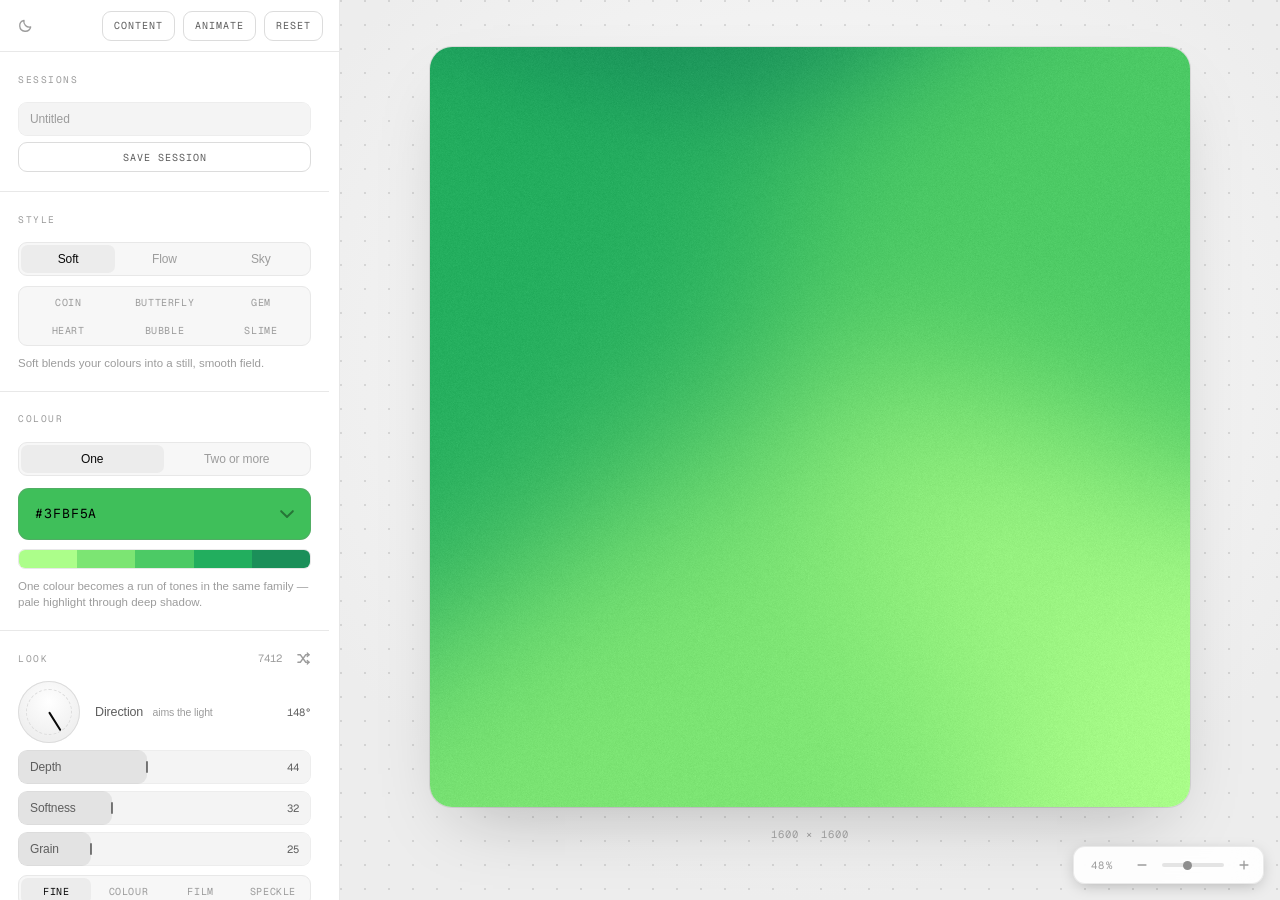
<file: index.html>
<!doctype html>
<html lang="en">
<head>
<meta charset="utf-8">
<meta name="viewport" content="width=device-width, initial-scale=1.0">
<title>Gradient Studio</title>
<link rel="preconnect" href="https://fonts.googleapis.com">
<link rel="preconnect" href="https://fonts.gstatic.com" crossorigin>
<link href="https://fonts.googleapis.com/css2?family=Geist+Mono:wght@100..900&display=swap" rel="stylesheet">
<style>

:root{
  --bg:#060606; --panel:#0C0C0C; --panel-2:#111; --line:#1C1C1C; --line-2:#262626;
  --ink:#EDEDED; --ink-2:#8A8A8A; --ink-3:#5A5A5A;
  --hover:#151515; --seg-on:#232323; --sunk:#0E0E0E;
  --track:#1E1E1E; --track-fill:#4A4A4A; --track-fill-hi:#666;
  --stage:radial-gradient(60% 60% at 50% 40%,#0A0A0A,#060606);
  --card-ring:rgba(255,255,255,.05); --card-shadow:0 40px 90px -30px rgba(0,0,0,.9);
  --dial:radial-gradient(circle at 50% 34%,#191919,#0E0E0E 70%);
  /* filled control rows — the whole row is the track */
  --row:rgba(255,255,255,.045); --row-line:rgba(255,255,255,.06);
  --row-fill:rgba(255,255,255,.085); --row-fill-hi:rgba(255,255,255,.125);
  --row-tick:rgba(255,255,255,.55); --row-tick-hi:rgba(255,255,255,.78);
  --dot:rgba(255,255,255,.075);
  --pill:rgba(16,16,16,.82); --pill-line:rgba(255,255,255,.09);
  --mono:"Geist Mono", ui-monospace, SFMono-Regular, Menlo, monospace;
  --sans:-apple-system, BlinkMacSystemFont, "Inter", "Helvetica Neue", Arial, sans-serif;
  --rail:340px;
}
:root[data-theme="light"]{
  --bg:#F1F1F1; --panel:#FFF; --panel-2:#F7F7F7; --line:#E8E8E8; --line-2:#DCDCDC;
  --ink:#0A0A0A; --ink-2:#5E5E5E; --ink-3:#9C9C9C;
  --hover:#F2F2F2; --seg-on:#ECECEC; --sunk:#F7F7F7;
  --track:#E4E4E4; --track-fill:#B4B4B4; --track-fill-hi:#8E8E8E;
  --stage:radial-gradient(60% 60% at 50% 40%,#FBFBFB,#EDEDED);
  --card-ring:rgba(0,0,0,.09); --card-shadow:0 30px 70px -28px rgba(0,0,0,.26);
  --dial:radial-gradient(circle at 50% 34%,#FFF,#EFEFEF 70%);
  --row:rgba(0,0,0,.045); --row-line:rgba(0,0,0,.055);
  --row-fill:rgba(0,0,0,.07); --row-fill-hi:rgba(0,0,0,.10);
  --row-tick:rgba(0,0,0,.5); --row-tick-hi:rgba(0,0,0,.72);
  --dot:rgba(0,0,0,.11);
  --pill:rgba(255,255,255,.9); --pill-line:rgba(0,0,0,.08);
}
*,*::before,*::after{box-sizing:border-box;margin:0;padding:0}
html,body{height:100%}
body{background:var(--bg);color:var(--ink);font-family:var(--sans);-webkit-font-smoothing:antialiased;overflow:hidden}
button{font:inherit;color:inherit;background:none;border:none;cursor:pointer}
input{font:inherit;color:inherit;background:none;border:none;outline:none}
.off{display:none !important}

.app{display:grid;grid-template-columns:var(--rail) 1fr;height:100vh}

/* ── rail ── */
.rail{background:var(--panel);border-right:1px solid var(--line);display:flex;flex-direction:column;min-height:0}
/* the header is the utility bar: theme at the leading edge, actions at the
   trailing one. Left padding is short by the icon button's own inset so the
   glyph optically lines up with the 18px of the group headers below. */
.rail-head{height:52px;flex:none;padding:0 16px 0 12px;border-bottom:1px solid var(--line);
  display:flex;align-items:center;justify-content:space-between;gap:8px}
.headacts{display:flex;align-items:center;gap:8px}
/* the gutter is reserved whether or not the bar is there, so opening a picker
   cannot resize the rail underneath the controls */
.rail-body{overflow-y:auto;flex:1;min-height:0;scrollbar-gutter:stable;
  scrollbar-width:thin;scrollbar-color:var(--line-2) transparent}
.rail-body::-webkit-scrollbar{width:8px}
.rail-body::-webkit-scrollbar-thumb{background:var(--line);border-radius:8px;border:2px solid var(--panel)}

section.grp{border-bottom:1px solid var(--line);padding:17px 18px 19px}
.grp-h{
  font-family:var(--mono);font-size:9.5px;letter-spacing:.16em;text-transform:uppercase;color:var(--ink-3);
  margin-bottom:13px;display:flex;align-items:center;justify-content:space-between;min-height:20px;
}
.hint{font-size:11.5px;line-height:1.45;color:var(--ink-3);margin-top:9px}

.iconbtn{
  width:26px;height:26px;border-radius:7px;display:grid;place-items:center;color:var(--ink-3);
  transition:.15s;margin:-4px -5px -4px 0;
}
.iconbtn:hover{color:var(--ink);background:var(--hover)}
.iconbtn svg{width:15px;height:15px}
.grp-r{display:flex;align-items:center;gap:8px}
.seedval{font-family:var(--mono);font-size:10.5px;letter-spacing:0;text-transform:none;color:var(--ink-3);font-variant-numeric:tabular-nums;user-select:text;-webkit-user-select:text;cursor:text}

/* ── segmented ── */
.seg{display:flex;background:var(--sunk);border:1px solid var(--line);border-radius:9px;padding:2px;gap:2px}
.seg button{flex:1;height:28px;border-radius:7px;font-size:12px;color:var(--ink-3);transition:.14s;letter-spacing:-.01em}
.seg button:hover{color:var(--ink-2)}
.seg button[aria-pressed="true"]{background:var(--seg-on);color:var(--ink)}
.seg.mono button{font-family:var(--mono);font-size:10px;letter-spacing:.06em;text-transform:uppercase;height:26px}

/* ── colour tile + inline picker ── */
.tiles{display:flex;flex-direction:column;gap:7px}
.tilewrap{display:flex;flex-direction:column}
.tile{
  position:relative;height:52px;border-radius:11px;display:flex;align-items:center;
  padding:0 8px 0 14px;gap:6px;cursor:pointer;
  box-shadow:inset 0 0 0 1px rgba(127,127,127,.28);
  transition:box-shadow .15s;
}
.tile:hover{box-shadow:inset 0 0 0 1px rgba(127,127,127,.55)}
.tile input.hex{
  font-family:var(--mono);font-size:13px;letter-spacing:.07em;text-transform:uppercase;
  width:70px;flex:none;cursor:text;padding:4px 3px;border-radius:5px;
}
.tile input.hex:focus{background:rgba(127,127,127,.22)}
.tile .spacer{flex:1;min-width:0;align-self:stretch}
/* shared toggle: two bars that read as a chevron closed, a dash open */
.chev{position:relative;width:20px;height:20px;flex:none;opacity:.55;transition:opacity .15s;pointer-events:none}
.chev span{
  display:block;position:absolute;top:9px;left:5px;width:10px;height:2px;
  background:currentColor;border-radius:2px;
  transition:transform .35s cubic-bezier(0.16,1,0.3,1), opacity .25s ease;
}
.chev span:nth-child(1){transform:translateX(-3px) rotate(45deg)}
.chev span:nth-child(2){transform:translateX(3px) rotate(-45deg)}
/* on a saturated chip the marker only needs to be found, not read — it sits
   further in from the edge and carries less contrast than the one in the rail */
.tile .chev{opacity:.38;margin-right:6px}
.tile:hover .chev{opacity:.62}
.tilewrap.open .chev span:nth-child(1){transform:translateX(-3px) rotate(0deg)}
.tilewrap.open .chev span:nth-child(2){transform:translateX(3px) rotate(0deg)}
.tile .kill{width:26px;height:26px;border-radius:7px;display:grid;place-items:center;font-size:15px;line-height:1;opacity:0;transition:.14s;background:rgba(0,0,0,.14)}
.tile:hover .kill{opacity:.55}
.tile .kill:hover{opacity:1;background:rgba(0,0,0,.3)}
.tile.solo .kill{display:none}

/* the panel slides down out from under the tile as the row opens */
.pickwrap{display:grid;grid-template-rows:0fr;transition:grid-template-rows .28s cubic-bezier(.33,1,.68,1),margin-top .28s cubic-bezier(.33,1,.68,1)}
.tilewrap.open .pickwrap{grid-template-rows:1fr;margin-top:3px}
.pick{overflow:hidden;min-height:0}
.pickinner{
  border:1px solid var(--line);border-radius:11px;background:var(--sunk);padding:10px;
  display:flex;flex-direction:column;gap:10px;
  transform:translateY(-24px);opacity:0;
  transition:transform .28s cubic-bezier(.33,1,.68,1),opacity .2s ease;
}
.tilewrap.open .pickinner{transform:translateY(0);opacity:1}
.pad{position:relative;width:100%;height:112px;border-radius:8px;cursor:crosshair;touch-action:none;
  box-shadow:inset 0 0 0 1px rgba(127,127,127,.2)}
.pad .dot,.hue .dot{
  position:absolute;width:13px;height:13px;border-radius:50%;pointer-events:none;
  border:2px solid #fff;box-shadow:0 0 0 1px rgba(0,0,0,.45),0 1px 3px rgba(0,0,0,.4);
  transform:translate(-50%,-50%);
}
.hue{position:relative;height:14px;border-radius:999px;cursor:ew-resize;touch-action:none;
  box-shadow:inset 0 0 0 1px rgba(127,127,127,.25);
  background:linear-gradient(to right,#F00,#FF0,#0F0,#0FF,#00F,#F0F,#F00)}
.hue .dot{top:50%}
.pickfoot{display:flex;gap:6px;align-items:center}
.fld{
  flex:1;min-width:0;display:flex;align-items:center;gap:4px;height:30px;padding:0 7px;
  border:1px solid var(--line-2);border-radius:8px;background:var(--panel);
  transition:border-color .15s,background .15s;cursor:text;
}
.fld:hover{border-color:var(--ink-3)}
.fld:focus-within{border-color:var(--ink-2);background:var(--panel)}
.fld b{font-family:var(--mono);font-size:9.5px;font-weight:400;color:var(--ink-3);flex:none}
.fld input{font-family:var(--mono);font-size:11px;width:100%;min-width:0;text-align:right;font-variant-numeric:tabular-nums}
.fld i{font-style:normal;font-family:var(--mono);font-size:9.5px;color:var(--ink-3);flex:none}
.pickfoot .eyedrop{width:30px;height:30px;flex:none;border-radius:8px;border:1px solid var(--line-2);
  display:grid;place-items:center;color:var(--ink-2);transition:.15s}
.pickfoot .eyedrop:hover{color:var(--ink);background:var(--hover);border-color:var(--ink-3)}
.pickfoot .eyedrop svg{width:15px;height:15px}

.addbtn{height:38px;border-radius:10px;border:1px dashed var(--line-2);color:var(--ink-3);font-size:12px;transition:.15s;margin-top:7px;width:100%}
.addbtn:hover{color:var(--ink);border-color:var(--ink-3);background:var(--hover)}
.ramp{display:flex;height:20px;border-radius:7px;overflow:hidden;margin-top:9px;border:1px solid var(--line)}
.ramp div{flex:1}

/* label + value + track collapsed into one row: the whole row is the handle,
   so the value is scrubbed wherever the pointer happens to land */
.ctl{position:relative;display:flex;align-items:center;height:34px;margin-top:7px;
  border-radius:9px;overflow:hidden;background:var(--row);
  box-shadow:inset 0 0 0 .5px var(--row-line);
  cursor:grab;user-select:none;touch-action:none;transition:background .15s}
.ctl:active{cursor:grabbing}
.ctl:focus-visible{outline:none;box-shadow:inset 0 0 0 1px var(--ink-3)}
.ctl .fill{position:absolute;left:0;top:0;height:100%;border-radius:9px;
  background:var(--row-fill);transition:background .15s}
.ctl:hover .fill{background:var(--row-fill-hi)}
/* the tick rides the leading edge of the fill but never leaves the row, so a
   value sitting at either limit still reads as a position rather than absence */
.ctl .tick{position:absolute;top:50%;width:2px;height:12px;border-radius:2px;
  background:var(--row-tick);transform:translate(-50%,-50%);transition:background .15s}
.ctl:hover .tick{background:var(--row-tick-hi)}
.ctl .lab{position:absolute;inset:0;display:flex;align-items:center;justify-content:space-between;
  gap:10px;padding:0 12px;pointer-events:none}
.ctl-lab{font-size:12px;color:var(--ink-2);letter-spacing:-.01em;flex:1;min-width:0;
  white-space:nowrap;overflow:hidden;text-overflow:ellipsis;transition:color .15s}
.ctl:hover .ctl-lab{color:var(--ink)}
.ctl-lab em{font-style:normal;font-size:10.5px;color:var(--ink-3);margin-left:6px}
.ctl-val{font-family:var(--mono);font-size:10.5px;color:var(--ink-2);
  font-variant-numeric:tabular-nums;flex:none;transition:color .15s}
.ctl:hover .ctl-val{color:var(--ink)}

/* the direction dial keeps a label row above it — same type, no track */
.ctl-top{display:flex;justify-content:space-between;align-items:baseline;margin-bottom:6px;gap:10px}
.dialmeta .ctl-lab{font-size:12.5px}

/* ── dial ── */
.dialrow{display:flex;gap:15px;align-items:center}
.dial{width:62px;height:62px;flex:none;border-radius:50%;position:relative;cursor:grab;touch-action:none;
  background:var(--dial);box-shadow:inset 0 0 0 1px var(--line-2)}
.dial:active{cursor:grabbing}
.dial .ind{position:absolute;left:50%;top:50%;width:2px;height:22px;background:var(--ink);border-radius:2px;transform-origin:50% 100%;margin-left:-1px;margin-top:-22px}
.dial::after{content:"";position:absolute;inset:8px;border-radius:50%;border:1px dashed var(--line-2)}
.dialmeta{flex:1;min-width:0}

.btn{font-size:12px;height:34px;padding:0 13px;border-radius:9px;border:1px solid var(--line-2);
  color:var(--ink-2);display:inline-flex;align-items:center;justify-content:center;gap:7px;transition:.15s}
.btn:hover{color:var(--ink);border-color:var(--ink-3);background:var(--hover)}
.btn.mono{font-family:var(--mono);font-size:10px;letter-spacing:.1em;text-transform:uppercase;height:30px;padding:0 11px}
.btn.full{width:100%}
.btn.primary{background:var(--seg-on);color:var(--ink);border-color:transparent}
.btn.primary:hover{background:var(--line-2)}

.exportgrid{display:grid;grid-template-columns:1fr 1fr;gap:6px;margin-top:6px}

/* ── stage ── */
.stage{position:relative;display:flex;flex-direction:column;min-width:0;min-height:0}
/* margin:auto centres the card while it fits and collapses to zero once it
   doesn't — justify-content:center would strand the overflow out of reach */
/* dot grid over the stage wash: it gives the card something to sit on, so a
   pale gradient no longer floats in an empty field */
.canvaswrap{flex:1;min-height:0;display:flex;overflow:auto;padding:36px 44px 44px;
  background-image:radial-gradient(circle at 1px 1px,var(--dot) 1.4px,transparent 0),var(--stage);
  background-size:24px 24px,auto}
.canvasinner{margin:auto;display:flex;flex-direction:column;align-items:center;gap:16px}
/* the hand only appears once there is somewhere to drag to */
.canvaswrap.pannable{cursor:grab}
.canvaswrap.grabbing{cursor:grabbing;user-select:none}
.card{position:relative;container-type:inline-size;overflow:hidden;box-shadow:var(--card-shadow),0 0 0 1px var(--card-ring)}
.card canvas{display:block;width:100%;height:100%}

.sizebar{display:flex;align-items:center;gap:2px;height:22px}
.sizedot{font-family:var(--mono);font-size:10.5px;color:var(--ink-3);opacity:.5}
#zoomLab{cursor:pointer}
.sizelab{
  position:relative;font-family:var(--mono);font-size:10.5px;letter-spacing:.1em;color:var(--ink-3);
  font-variant-numeric:tabular-nums;cursor:text;padding:3px 8px;border-radius:6px;user-select:none;
  transition:color .15s,background .15s;
}
.sizelab:hover{color:var(--ink-2);background:var(--hover)}
.sizelab::after{
  content:attr(data-tip);position:absolute;left:50%;top:calc(100% + 7px);
  transform:translateX(-50%) translateY(-4px);
  background:var(--panel);border:1px solid var(--line-2);color:var(--ink-2);
  font-size:9.5px;letter-spacing:.08em;text-transform:uppercase;white-space:nowrap;
  padding:5px 9px;border-radius:7px;box-shadow:0 6px 18px rgba(0,0,0,.25);
  opacity:0;pointer-events:none;transition:.16s;
}
.sizelab:hover::after{opacity:1;transform:translateX(-50%) translateY(0)}
.sizeinput{
  font-family:var(--mono);font-size:10.5px;letter-spacing:.1em;color:var(--ink);text-align:center;
  background:var(--panel);border:1px solid var(--line-2);border-radius:6px;padding:3px 8px;width:150px;
}
/* tooltips on the pill open upward — below is off the bottom of the stage */
.sizelab.up::after{top:auto;bottom:calc(100% + 7px);transform:translateX(-50%) translateY(4px)}
.sizelab.up:hover::after{transform:translateX(-50%) translateY(0)}

/* ── zoom pill ── */
.zoombar{
  position:absolute;right:16px;bottom:16px;z-index:10;
  display:flex;align-items:center;gap:3px;height:38px;padding:0 5px;
  border-radius:12px;border:1px solid var(--pill-line);background:var(--pill);
  backdrop-filter:blur(14px);-webkit-backdrop-filter:blur(14px);
  box-shadow:0 4px 16px -4px rgba(0,0,0,.28);
}
.zoombar button{
  width:28px;height:28px;border-radius:8px;display:grid;place-items:center;
  color:var(--ink-3);transition:.14s;
}
.zoombar button:hover{color:var(--ink);background:var(--hover)}
.zoombar button svg{width:14px;height:14px}
.zrange{
  -webkit-appearance:none;appearance:none;width:62px;height:4px;margin:0 3px;
  border-radius:999px;background:var(--track);cursor:pointer;
}
.zrange::-webkit-slider-thumb{-webkit-appearance:none;appearance:none;
  width:9px;height:9px;border-radius:50%;background:var(--track-fill-hi);border:none;cursor:grab}
.zrange:hover::-webkit-slider-thumb{background:var(--ink-2)}
.zrange::-moz-range-thumb{width:9px;height:9px;border-radius:50%;
  background:var(--track-fill-hi);border:none;cursor:grab}
.zrange:hover::-moz-range-thumb{background:var(--ink-2)}
.zoombar .sizelab{min-width:46px;text-align:center}

.overlay{position:absolute;inset:0;padding:7.4%;display:flex;flex-direction:column;color:#000}
.ov-eyebrow{font-size:clamp(9px,1.5cqw,15px);letter-spacing:.06em;text-transform:uppercase;font-weight:500}
.ov-head{font-size:clamp(18px,4.3cqw,44px);line-height:1.09;letter-spacing:-.02em;font-weight:600;margin-top:.7em;max-width:88%}
.ov-btn{margin-top:1.1em;align-self:flex-start;background:#000;color:#fff;border-radius:999px;padding:.62em 1.15em;font-size:clamp(11px,2.1cqw,21px);font-weight:600}
.ov-glyph{margin-top:auto;width:16%;aspect-ratio:1}
.ov-glyph svg{width:100%;height:100%;display:block}
[contenteditable]{outline:none}
[contenteditable]:focus{box-shadow:0 0 0 2px rgba(0,0,0,.25);border-radius:3px}

.toast{position:fixed;bottom:22px;left:50%;transform:translateX(-50%) translateY(14px);
  background:var(--panel);border:1px solid var(--line-2);color:var(--ink);font-family:var(--mono);font-size:10.5px;
  letter-spacing:.06em;text-transform:uppercase;padding:9px 15px;border-radius:9px;opacity:0;
  pointer-events:none;transition:.22s;z-index:50;box-shadow:0 8px 24px rgba(0,0,0,.3)}
.toast.on{opacity:1;transform:translateX(-50%) translateY(0)}
/* a toast that carries an action (Undo) takes the pointer while it is up */
.toast.act.on{pointer-events:auto;cursor:pointer}
.toast u{text-underline-offset:2px}
.presets{margin-top:10px;display:grid;grid-template-columns:repeat(3,1fr)}
.presets button{min-width:0;overflow:hidden;text-overflow:ellipsis;white-space:nowrap}
.btn[disabled]{opacity:.6;cursor:default;pointer-events:none}
#playBtn svg,#tlPlay svg{width:13px;height:13px}

/* ── sessions — nothing is written until Save is pressed ── */
.sessrow{position:relative}
.sessname{width:100%;height:34px;padding:0 28px 0 12px;border-radius:9px;background:var(--row);
  box-shadow:inset 0 0 0 .5px var(--row-line);font-size:12px;letter-spacing:-.01em;color:var(--ink-3);
  transition:color .15s,background .15s}
.sessname::placeholder{color:var(--ink-3)}
.sessname:hover{color:var(--ink-2)}
.sessname:focus{color:var(--ink);background:var(--row-fill)}
.dirty{position:absolute;right:12px;top:50%;width:6px;height:6px;margin-top:-3px;border-radius:50%;
  background:var(--ink-2);opacity:0;transform:scale(.4);pointer-events:none;
  transition:opacity .3s cubic-bezier(.16,1,.3,1),transform .3s cubic-bezier(.16,1,.3,1)}
.dirty.on{opacity:1;transform:scale(1)}
.sessbtns{display:grid;grid-template-columns:1fr 1fr;gap:6px;margin-top:6px}
.sessbtns.one{grid-template-columns:1fr}
.sesslist{margin-top:8px;display:flex;flex-direction:column;gap:2px;max-height:176px;overflow-y:auto;
  scrollbar-width:thin;scrollbar-color:var(--line-2) transparent}
.sess{display:flex;align-items:center;gap:10px;height:34px;flex:none;padding:0 4px 0 8px;border-radius:9px;
  cursor:pointer;transition:background .15s}
.sess:hover{background:var(--hover)}
.sess[aria-current="true"]{background:var(--seg-on)}
.sess .chip{width:26px;height:16px;border-radius:5px;flex:none;box-shadow:inset 0 0 0 1px rgba(127,127,127,.25)}
.sess .nm{flex:1;min-width:0;font-size:12px;letter-spacing:-.01em;color:var(--ink-2);
  white-space:nowrap;overflow:hidden;text-overflow:ellipsis;transition:color .15s}
.sess:hover .nm,.sess[aria-current="true"] .nm{color:var(--ink)}
.sess .when{font-family:var(--mono);font-size:9.5px;color:var(--ink-3);flex:none;font-variant-numeric:tabular-nums}
.sess .x{width:24px;height:24px;border-radius:7px;flex:none;display:grid;place-items:center;font-size:14px;
  color:var(--ink-3);opacity:0;transition:.14s}
.sess:hover .x{opacity:1}
.sess .x:hover{color:var(--ink);background:var(--line)}
.lenrow{display:flex;align-items:center;gap:8px;margin-top:12px;font-size:12px;color:var(--ink-2);letter-spacing:-.01em}
.numin{width:44px;font-family:var(--mono);font-size:10.5px;color:var(--ink-3);text-align:right;
  padding:3px 5px;border-radius:6px;font-variant-numeric:tabular-nums;transition:color .15s,background .15s}
.numin:hover{color:var(--ink-2)}
.numin:focus{color:var(--ink);background:var(--row-fill)}
.lenrow i{font-style:normal;font-family:var(--mono);font-size:10.5px;color:var(--ink-3)}

/* ── timeline — floats over the foot of the stage ── */
.tl{position:absolute;left:50%;bottom:16px;z-index:11;width:min(760px,calc(100% - 32px));
  padding:8px 12px 12px;border-radius:16px;border:1px solid var(--pill-line);background:var(--pill);
  backdrop-filter:blur(20px);-webkit-backdrop-filter:blur(20px);
  box-shadow:0 1px 2px rgba(0,0,0,.08),0 12px 36px -12px rgba(0,0,0,.35);
  transform:translate(-50%,14px);opacity:0;visibility:hidden;
  transition:transform .45s cubic-bezier(.16,1,.3,1),opacity .3s ease,visibility 0s linear .45s}
.tl.on{transform:translate(-50%,0);opacity:1;visibility:visible;
  transition:transform .45s cubic-bezier(.16,1,.3,1),opacity .3s ease,visibility 0s}
.tl-top{display:flex;align-items:center;gap:6px;min-height:32px;flex-wrap:wrap}
.tl-top .iconbtn{margin:0}
.tl-time{font-family:var(--mono);font-size:10.5px;color:var(--ink-2);font-variant-numeric:tabular-nums;
  display:flex;align-items:center;gap:2px;margin-left:2px}
.tl-time .numin{width:30px;text-align:right;padding:3px 2px}
.tl-sp{flex:1}
.tl .seg{flex:none}
.tl .seg button{flex:none;padding:0 9px;height:24px}
.tl-loop{display:flex;align-items:center;gap:6px;font-size:12px;color:var(--ink-2);cursor:pointer;
  padding:0 6px;letter-spacing:-.01em;transition:color .15s}
.tl-loop:hover{color:var(--ink)}
.tl-loop input{accent-color:var(--ink-2);width:13px;height:13px;cursor:pointer}
.tl .btn.mono{height:28px}
.tl-track{position:relative;height:36px;margin-top:8px;border-radius:9px;background:var(--row);
  box-shadow:inset 0 0 0 .5px var(--row-line);cursor:pointer;touch-action:none;user-select:none}
.tl-lane{position:absolute;inset:0 12px}
.tl-ticks i{position:absolute;bottom:0;width:1px;height:6px;background:var(--line-2)}
.tl-ticks i.maj{height:11px}
.tl-loopz{position:absolute;top:0;bottom:0;background:repeating-linear-gradient(135deg,transparent 0 5px,var(--row-line) 5px 6px);
  border-radius:0 9px 9px 0;pointer-events:none}
.tl-key{position:absolute;top:50%;width:11px;height:11px;margin:-5.5px 0 0 -5.5px;border-radius:2.5px;
  background:var(--ink-3);transform:rotate(45deg);cursor:grab;
  transition:background .15s,box-shadow .2s cubic-bezier(.16,1,.3,1),transform .2s cubic-bezier(.16,1,.3,1)}
.tl-key::before{content:"";position:absolute;inset:-7px}
.tl-key:hover{background:var(--ink-2);transform:rotate(45deg) scale(1.12)}
.tl-key.sel{background:var(--ink);box-shadow:0 0 0 3px var(--row-fill-hi)}
.tl-head{position:absolute;top:-5px;bottom:-5px;width:2px;margin-left:-1px;border-radius:2px;background:var(--ink);pointer-events:none}
.tl-head::before{content:"";position:absolute;top:-3px;left:50%;width:8px;height:8px;margin-left:-4px;border-radius:50%;background:var(--ink)}
.tl-empty{position:absolute;inset:0;display:flex;align-items:center;justify-content:center;pointer-events:none;
  font-size:11.5px;color:var(--ink-3);letter-spacing:-.01em;padding:0 20px;text-align:center}
.zoombar{transition:bottom .45s cubic-bezier(.16,1,.3,1)}
.stage.tl-on .zoombar{bottom:calc(var(--tlh,0px) + 28px)}
/* while a clip records, the controls rest so nothing can knock the take */
body.rec .rail,body.rec .tl{pointer-events:none;opacity:.55;transition:opacity .3s}
@media (hover:none){ .sess .x{opacity:.6} }
</style>
</head>
<body>
<div class="app">

  <aside class="rail">
    <div class="rail-head">
      <button class="iconbtn" id="themeBtn" title="Light / dark" aria-label="Toggle theme"></button>
      <div class="headacts">
        <button class="btn mono" id="toggleContent" aria-pressed="false">Content</button>
        <button class="btn mono" id="toggleTl" aria-pressed="false" title="Timeline — keyframe the settings, then record — T">Animate</button>
        <button class="btn mono" id="reset">Reset</button>
      </div>
    </div>

    <div class="rail-body">

      <section class="grp">
        <div class="grp-h"><span>Sessions</span><span class="seedval" id="sessCount"></span></div>
        <div class="sessrow">
          <input class="sessname" id="sessName" placeholder="Untitled" spellcheck="false" maxlength="40" aria-label="Session name">
          <span class="dirty" id="sessDirty" title="Unsaved changes"></span>
        </div>
        <div class="sessbtns" id="sessBtns">
          <button class="btn mono" id="sessSave">Save</button>
          <button class="btn mono" id="sessNew">Save as new</button>
        </div>
        <div class="sesslist" id="sessList"></div>
      </section>

      <section class="grp">
        <div class="grp-h"><span>Style</span></div>
        <div class="seg" id="styleSeg">
          <button data-v="soft" aria-pressed="true">Soft</button>
          <button data-v="flow" aria-pressed="false">Flow</button>
          <button data-v="sky" aria-pressed="false">Sky</button>
        </div>
        <div class="seg mono presets" id="presetRow"></div>
        <div class="hint" id="styleHint"></div>
      </section>

      <section class="grp">
        <div class="grp-h"><span>Colour</span></div>
        <div class="seg" id="modeSeg">
          <button data-v="single"   aria-pressed="true">One</button>
          <button data-v="multi"    aria-pressed="false">Two or more</button>
        </div>
        <div class="tiles" style="margin-top:12px" id="tileHost"></div>
        <button class="addbtn off" id="addColor">+ Add colour</button>
        <div class="ramp off" id="ramp"></div>
        <div class="hint" id="modeHint"></div>
      </section>

      <section class="grp">
        <div class="grp-h">
          <span>Look</span>
          <div class="grp-r"><span class="seedval" id="seedVal" title="Seed"></span><button class="iconbtn" id="shuffle"
            title="Shuffle — randomises the direction angle and the arrangement (seed; scatter, highlight, distortion in Soft). Your colours, depth, softness and grain are left alone. — R"
            aria-label="Shuffle direction and arrangement">
            <svg viewBox="0 0 16 16" fill="none" stroke="currentColor" stroke-width="1.4" stroke-linecap="round" stroke-linejoin="round">
              <path d="M2 4h2.6l5.8 8H14"/><path d="M2 12h2.6l5.8-8H14"/>
              <path d="M12 2.2 13.8 4 12 5.8"/><path d="M12 10.2 13.8 12 12 13.8"/>
            </svg>
          </button></div>
        </div>
        <div class="dialrow">
          <div class="dial" id="dial" tabindex="0" role="slider" aria-label="Direction" aria-valuemin="0" aria-valuemax="359"><div class="ind"></div></div>
          <div class="dialmeta">
            <div class="ctl-top" style="margin-bottom:0">
              <span class="ctl-lab">Direction <em>aims the light</em></span>
              <span class="ctl-val" id="angleVal"></span>
            </div>
          </div>
        </div>
        <div id="ctlFlow"></div>
        <div id="ctlLook"></div>
        <div class="seg mono" id="grainSeg" style="margin-top:9px">
          <button data-v="0" aria-pressed="true">Fine</button>
          <button data-v="1" aria-pressed="false">Colour</button>
          <button data-v="2" aria-pressed="false">Film</button>
          <button data-v="3" aria-pressed="false">Speckle</button>
        </div>
        <div id="ctlGrain"></div>
        <div id="ctlHatch"></div>
      </section>

      <section class="grp off" id="motionGrp">
        <div class="grp-h">
          <span>Motion</span>
          <button class="iconbtn" id="playBtn" title="Pause — Space" aria-label="Pause"></button>
        </div>
        <div id="ctlMotion"></div>
      </section>

      <section class="grp">
        <div class="grp-h"><span>Format</span></div>
        <div class="seg mono" id="aspectSeg"></div>
        <div id="ctlFmt"></div>
      </section>

      <section class="grp" style="border-bottom:none">
        <div class="grp-h"><span>Export</span></div>
        <button class="btn full primary" id="dlPng">Download PNG</button>
        <div class="exportgrid">
          <button class="btn mono" id="copyCss">Copy CSS</button>
          <button class="btn mono off" id="copyCode">Copy code</button>
          <button class="btn mono" id="copyHex">Copy colours</button>
        </div>
        <div class="off" id="videoRow">
          <label class="lenrow">Length <input class="numin" id="lenIn" inputmode="decimal" aria-label="Video length in seconds"><i>s</i></label>
          <button class="btn full" id="dlVideo" style="margin-top:6px">Download video</button>
          <div class="hint" id="videoHint"></div>
        </div>
      </section>

    </div>
  </aside>

  <main class="stage" id="stage">
    <div class="canvaswrap" id="wrap">
     <div class="canvasinner">
      <div class="card" id="card">
        <canvas id="gl"></canvas>
        <div class="overlay off" id="overlay">
          <div class="ov-eyebrow" contenteditable>No hidden fees</div>
          <div class="ov-head" contenteditable>Skip the monthly fees, hidden fees, and minimum balance requirements.</div>
          <button class="ov-btn" contenteditable>Save on fees</button>
          <div class="ov-glyph">
            <svg viewBox="0 0 100 100" fill="none" stroke="currentColor" stroke-width="9">
              <ellipse cx="50" cy="50" rx="27" ry="36"/><line x1="16" y1="92" x2="84" y2="8"/>
            </svg>
          </div>
        </div>
      </div>
      <div class="sizebar">
        <span class="sizelab" id="sizeLab" data-tip="Double-click to edit values"></span>
      </div>
     </div>
    </div>

    <!-- the readout leads so its hover tip stays clear of the viewport edge:
         centred on the trailing item it would be clipped by the window -->
    <div class="zoombar">
      <span class="sizelab up" id="zoomLab" data-tip="Click to fit — double-click for 100%"></span>
      <button id="zOut" aria-label="Zoom out" title="Zoom out">
        <svg viewBox="0 0 16 16" fill="none" stroke="currentColor" stroke-width="1.5" stroke-linecap="round"><path d="M3.5 8h9"/></svg>
      </button>
      <input class="zrange" id="zRange" type="range" min="0" max="1" step="0.001" aria-label="Zoom level">
      <button id="zIn" aria-label="Zoom in" title="Zoom in">
        <svg viewBox="0 0 16 16" fill="none" stroke="currentColor" stroke-width="1.5" stroke-linecap="round"><path d="M3.5 8h9M8 3.5v9"/></svg>
      </button>
    </div>

    <div class="tl" id="tl">
      <div class="tl-top">
        <button class="iconbtn" id="tlPlay" aria-label="Play"></button>
        <span class="tl-time"><span id="tlNow">0.00</span>&nbsp;/<input class="numin" id="tlDur" inputmode="decimal" aria-label="Timeline length in seconds">s</span>
        <span class="tl-sp"></span>
        <button class="iconbtn off" id="tlCopy" title="Copy keys — ⌘C" aria-label="Copy keys">
          <svg viewBox="0 0 16 16" fill="none" stroke="currentColor" stroke-width="1.3" stroke-linejoin="round"><rect x="5.5" y="5.5" width="8" height="8" rx="2"/><path d="M10.5 5.5V4a1.5 1.5 0 0 0-1.5-1.5H4A1.5 1.5 0 0 0 2.5 4v5A1.5 1.5 0 0 0 4 10.5h1.5"/></svg>
        </button>
        <button class="iconbtn off" id="tlPaste" title="Paste keys at the playhead — ⌘V" aria-label="Paste keys">
          <svg viewBox="0 0 16 16" fill="none" stroke="currentColor" stroke-width="1.3" stroke-linejoin="round" stroke-linecap="round"><rect x="3" y="3" width="10" height="11" rx="2"/><path d="M6 3V2.5h4V3M6 8h4M6 10.5h2.5"/></svg>
        </button>
        <button class="iconbtn off" id="tlDel" title="Delete keys — ⌫" aria-label="Delete keys">
          <svg viewBox="0 0 16 16" fill="none" stroke="currentColor" stroke-width="1.3" stroke-linecap="round" stroke-linejoin="round"><path d="M3 4.5h10M6.5 4.5V3h3v1.5M4.5 4.5l.6 8.2c.1.8.7 1.3 1.5 1.3h2.8c.8 0 1.4-.5 1.5-1.3l.6-8.2"/></svg>
        </button>
        <div class="seg mono" id="tlEase">
          <button data-v="smooth" aria-pressed="true" title="Ease in and out of each key">Smooth</button>
          <button data-v="linear" aria-pressed="false" title="Even speed between keys">Linear</button>
        </div>
        <label class="tl-loop" title="Ease from the last key back to the first, so the clip loops cleanly"><input type="checkbox" id="tlLoop">Loop</label>
        <button class="btn mono" id="tlKey" title="Lock the current settings at the playhead — K">◆ Key</button>
      </div>
      <div class="tl-track" id="tlTrack">
        <div class="tl-lane" id="tlLane">
          <div class="tl-ticks" id="tlTicks"></div>
          <div class="tl-loopz off" id="tlLoopZ"></div>
          <div id="tlKeys"></div>
          <div class="tl-head" id="tlHead"></div>
        </div>
        <div class="tl-empty" id="tlEmpty">Press ◆ Key to lock this frame, then move the playhead and change any setting</div>
      </div>
    </div>
  </main>
</div>
<div class="toast" id="toast"></div>

<script>
/* ══════════════════════════════════════════════════════════════
   COLOUR CORE — sRGB ⇄ linear ⇄ Oklab ⇄ OKLCH, gamut-safe
   ══════════════════════════════════════════════════════════════ */
const clamp=(v,a=0,b=1)=>v<a?a:v>b?b:v, D=Math.PI/180;
function hex2rgb(h){
  h=(h||'').trim().replace(/^#/,'');
  if(h.length===3) h=h.split('').map(c=>c+c).join('');
  if(!/^[0-9a-fA-F]{6}$/.test(h)) return null;
  const n=parseInt(h,16); return [(n>>16&255)/255,(n>>8&255)/255,(n&255)/255];
}
const rgb2hex=c=>'#'+c.map(v=>Math.round(clamp(v)*255).toString(16).padStart(2,'0')).join('').toUpperCase();
const s2l=c=>c<=0.04045?c/12.92:Math.pow((c+0.055)/1.055,2.4);
const l2s=c=>c<=0.0031308?c*12.92:1.055*Math.pow(c,1/2.4)-0.055;
function lin2oklab(r,g,b){
  const l=Math.cbrt(0.4122214708*r+0.5363325363*g+0.0514459929*b);
  const m=Math.cbrt(0.2119034982*r+0.6806995451*g+0.1073969566*b);
  const s=Math.cbrt(0.0883024619*r+0.2817188376*g+0.6299787005*b);
  return [0.2104542553*l+0.7936177850*m-0.0040720468*s,
          1.9779984951*l-2.4285922050*m+0.4505937099*s,
          0.0259040371*l+0.7827717662*m-0.8086757660*s];
}
function oklab2lin(L,a,b){
  let l=L+0.3963377774*a+0.2158037573*b, m=L-0.1055613458*a-0.0638541728*b, s=L-0.0894841775*a-1.2914855480*b;
  l=l*l*l; m=m*m*m; s=s*s*s;
  return [ 4.0767416621*l-3.3077115913*m+0.2309699292*s,
          -1.2684380046*l+2.6097574011*m-0.3413193965*s,
          -0.0041960863*l-0.7034186147*m+1.7076147010*s];
}
const inG=(c,e=1e-4)=>c[0]>=-e&&c[0]<=1+e&&c[1]>=-e&&c[1]<=1+e&&c[2]>=-e&&c[2]<=1+e;
function hex2lch(hex){
  const rgb=hex2rgb(hex); if(!rgb) return null;
  const [L,a,b]=lin2oklab(...rgb.map(s2l));
  return {L,C:Math.hypot(a,b),H:(Math.atan2(b,a)/D+360)%360};
}
const lchLin=(L,C,H)=>oklab2lin(L,C*Math.cos(H*D),C*Math.sin(H*D));
function maxC(L,H){
  let lo=0,hi=0.42; if(inG(lchLin(L,hi,H))) return hi;
  for(let i=0;i<22;i++){const m=(lo+hi)/2; inG(lchLin(L,m,H))?lo=m:hi=m;}
  return lo;
}
function lch2hex(L,C,H){
  L=clamp(L,0,1); let lin=lchLin(L,C,H);
  if(!inG(lin)){ C=Math.min(C,maxC(L,H)); lin=lchLin(L,C,H); }
  return {hex:rgb2hex(lin.map(l2s)),L,C,H:(H%360+360)%360};
}

/* ══════════════════════════════════════════════════════════════
   COLOUR GENERATION
   ══════════════════════════════════════════════════════════════ */
function buildFamily(base,{tones,range,hueShift}){
  const out=[], hi=clamp(base.L+range*0.60,0.06,0.975), lo=clamp(base.L-range*0.40,0.06,0.975);
  for(let i=0;i<tones;i++){
    const t=tones===1?0.5:i/(tones-1);
    const L=hi+(lo-hi)*t, H=base.H+hueShift*(0.5-t)*2;
    /* riding a fraction of the gamut ceiling is what gives a chalky highlight
       and a dense shadow instead of a flat tint ramp */
    out.push(lch2hex(L,Math.min(base.C,maxC(L,H)*0.94),H));
  }
  return out;
}
function buildPalette(cols,{depth}){
  const n=cols.length;
  return cols.map((c,i)=>{
    const t=n===1?0.5:i/(n-1);
    const L=clamp(c.L+(0.5-t)*2*depth*0.20,0.06,0.975);
    return lch2hex(L,Math.min(c.C,maxC(L,c.H)*0.98),c.H);
  });
}

/* ══════════════════════════════════════════════════════════════
   LAYOUT
   ══════════════════════════════════════════════════════════════ */
function mulberry32(a){return function(){a|=0;a=a+0x6D2B79F5|0;let t=Math.imul(a^a>>>15,1|a);t=t+Math.imul(t^t>>>7,61|t)^t;return((t^t>>>14)>>>0)/4294967296}}
function layout(stops,o){
  const rnd=mulberry32((o.seed|0)+1), n=stops.length;
  const a=(o.direction-90)*D, ca=Math.cos(a), sa=Math.sin(a);
  const place=(u,v)=>({x:0.5+(u*ca-v*sa)*0.70, y:0.5+(u*sa+v*ca)*0.70});
  const pts=[];
  for(let i=0;i<n;i++){
    const t=n===1?0.5:i/(n-1);
    /* along the flow axis — the dial points at the light end; ends run past
       the frame so they own the corners */
    const u=(0.5-t)*1.62+(rnd()-0.5)*0.22*o.scatter;
    /* zig-zag across it — this is what turns a linear ramp into a mesh */
    const v=(i%2?1:-1)*(0.14+0.50*rnd())*o.scatter;
    pts.push({...place(u,v), sig:o.spread*(0.60+0.40*rnd())*(1.05/Math.sqrt(n)+0.30), gain:1, lch:stops[i]});
  }
  if(o.bloom>0.001){                    /* soft hot-spot of the lightest tone */
    /* this used to take the colour of whichever stop was lightest — a discrete
       argmax. Depth drives the stops' lightness in opposite directions, so two
       colours of similar lightness swap places partway along the slider and the
       highlight snapped from one hue to the other in a single step. Weighting
       the stops by lightness hands over gradually instead. The falloff is set
       so only stops within roughly 0.05 of the leader get a real say. */
    /* finite support, not an exponential: a stop more than BLOOM_TIE below the
       leader contributes exactly nothing, so every palette with a clear
       lightest tone renders bit-identically to before. Only a genuine near-tie
       — the situation that used to snap — mixes at all. */
    const BLOOM_TIE=0.08;
    let hi=stops[0].L; stops.forEach(s=>{ if(s.L>hi) hi=s.L; });
    let wsum=0,L=0,C=0,dx=0,dy=0;
    stops.forEach(s=>{
      const u=Math.min((hi-s.L)/BLOOM_TIE,1), w=(1-u)*(1-u);
      if(w<=0) return;
      wsum+=w; L+=w*s.L; C+=w*s.C; dx+=w*Math.cos(s.H*D); dy+=w*Math.sin(s.H*D);
    });
    L/=wsum; C/=wsum; dx/=wsum; dy/=wsum;
    /* mean chroma magnitude with the mean hue DIRECTION, rather than a straight
       Oklab average: blending two hues component-wise would sink the highlight
       toward grey exactly at the handover, which is the moment it is most seen */
    const dl=Math.hypot(dx,dy);
    const H=dl>1e-6?(Math.atan2(dy,dx)/D+360)%360:stops[0].H;
    pts.push({...place(0.10+0.34*rnd(),(rnd()*2-1)*0.42), sig:o.spread*(0.34+0.14*rnd()), gain:o.bloom*1.7, lch:{L,C,H}});
  }
  return pts;
}

/* ══════════════════════════════════════════════════════════════
   WEBGL
   ══════════════════════════════════════════════════════════════ */
const MAXP=12;
/* hatch: fine parallel hairlines in EXPORTED pixels, like the grain. When the
   preview is minified one fragment spans several export pixels, so the line
   edge widens with the footprint instead of aliasing into moire. */
const HATCH_GLSL=`
float hatchLine(){
  float a=radians(uHatchAngle);
  vec2 hp=gl_FragCoord.xy*uOutScale;
  float x=cos(a)*hp.x+sin(a)*hp.y;
  float d=abs(fract(x/uHatchGap)-0.5)*uHatchGap;
  float w=max(uOutScale,1.0);
  return 1.0-smoothstep(0.55-0.35*w,0.55+0.35*w,d);
}`;
const VS=`attribute vec2 p;varying vec2 vUv;void main(){vUv=p*0.5+0.5;gl_Position=vec4(p,0.,1.);}`;
const FS=`
precision highp float;
varying vec2 vUv;
uniform vec3  uLab[${MAXP}];
uniform vec2  uPos[${MAXP}];
uniform float uSig[${MAXP}];
uniform float uGain[${MAXP}];
uniform int   uCount;
uniform float uAspect,uPreserve,uWarp,uFall,uSeed,uGrain;
uniform float uGrainSize,uGrainType,uOutScale,uSuper;
uniform float uHatch,uHatchGap,uHatchAngle;
${HATCH_GLSL}

float hash21(vec2 p){ p=fract(p*vec2(123.34,456.21)); p+=dot(p,p+45.32); return fract(p.x*p.y); }
/* the old hash multiplied x by y, which lays faint diagonals through the field
   once the grain is fine enough to see. This one (Hoskins) has no such axis. */
float hash13(vec3 p3){
  p3=fract(p3*0.1031);
  p3+=dot(p3,p3.zyx+31.32);
  return fract((p3.x+p3.y)*p3.z);
}
/* three uniforms summed make a bell curve. Uniform noise fires every value
   equally often and reads as television static; a bell spends most of its time
   near zero and only occasionally throws a strong speck — which is what film
   grain and Photoshop's gaussian noise actually look like. */
float gcell(vec2 p,float ch){
  float s=ch+uSeed*7.31;
  return (hash13(vec3(p,s))+hash13(vec3(p,s+19.7))+hash13(vec3(p,s+53.3))-1.5)*0.5774;
}
/* above one pixel the grain must grow as soft clumps, never as hard squares —
   floor() alone is what produced the fat blocks */
float gsmooth(vec2 p,float ch){
  vec2 i=floor(p),f=fract(p),u=f*f*(3.0-2.0*f);
  return mix(mix(gcell(i,ch),          gcell(i+vec2(1,0),ch),u.x),
             mix(gcell(i+vec2(0,1),ch),gcell(i+vec2(1,1),ch),u.x),u.y)*1.72;
}
/* at or below one export pixel the cells are crisp; above it they blend into
   clumps. The crossfade matters because the size slider is scrubbed by hand —
   a hard switch at 1px pops as the pointer crosses it */
float gsample(vec2 opx,float ch){
  float sz=max(uGrainSize,0.001);
  /* below one pixel the grain is finer than the image can hold. Point-sampling
     it would keep full strength and simply relabel the same static, so the
     whole sub-pixel half of the slider would do nothing to the exported PNG.
     Averaging it over the pixel is what a real downsample does, and averaging
     1/sz² independent cells scales the amplitude by sz — so the range reads as
     "finer therefore quieter" and the preview keeps telling the truth. */
  if(sz<1.0) return gcell(floor(opx),ch)*sz;
  vec2 p=opx/sz;
  return mix(gcell(floor(p),ch),gsmooth(p,ch),smoothstep(1.0,1.6,sz));
}
/* when the preview is minified one fragment covers several export pixels, so
   the footprint is averaged rather than point-sampled: the same reason a
   downscaled photo looks smooth instead of crawling */
float grainAt(vec2 opx,float ch){
  if(uSuper>0.5){
    float o=uOutScale*0.25;
    return (gsample(opx+vec2(-o,-o),ch)+gsample(opx+vec2(o,-o),ch)
           +gsample(opx+vec2(-o, o),ch)+gsample(opx+vec2(o, o),ch))*0.25;
  }
  return gsample(opx,ch);
}
float vnoise(vec2 p){
  vec2 i=floor(p),f=fract(p); vec2 u=f*f*(3.0-2.0*f);
  return mix(mix(hash21(i),hash21(i+vec2(1,0)),u.x),mix(hash21(i+vec2(0,1)),hash21(i+vec2(1,1)),u.x),u.y);
}
vec3 oklab2lin(vec3 c){
  float l=c.x+0.3963377774*c.y+0.2158037573*c.z;
  float m=c.x-0.1055613458*c.y-0.0638541728*c.z;
  float s=c.x-0.0894841775*c.y-1.2914855480*c.z;
  l=l*l*l; m=m*m*m; s=s*s*s;
  return vec3( 4.0767416621*l-3.3077115913*m+0.2309699292*s,
              -1.2684380046*l+2.6097574011*m-0.3413193965*s,
              -0.0041960863*l-0.7034186147*m+1.7076147010*s);
}
bool inG(vec3 c){ return all(greaterThanEqual(c,vec3(-0.0015)))&&all(lessThanEqual(c,vec3(1.0015))); }
vec3 lin2srgb(vec3 c){ c=clamp(c,0.0,1.0); return mix(c*12.92,1.055*pow(c,vec3(1.0/2.4))-0.055,step(vec3(0.0031308),c)); }

void main(){
  vec2 uv=vUv;
  if(uWarp>0.0001){
    uv+=(vec2(vnoise(uv*2.05+uSeed*3.71),vnoise(uv*2.35+uSeed*1.93+19.7))-0.5)*uWarp;
  }
  vec2 p=vec2(uv.x*uAspect,uv.y);
  float wsum=0.0,Lsum=0.0,Csum=0.0; vec2 absum=vec2(0.0),dirsum=vec2(0.0);
  for(int i=0;i<${MAXP};i++){
    if(i>=uCount) break;
    vec2 d=p-vec2(uPos[i].x*uAspect,uPos[i].y);
    float dd=dot(d,d)/max(uSig[i]*uSig[i],1e-5);
    float w=(exp(-dd*uFall)+0.0012/(dd+0.02))*uGain[i];
    vec2 ab=uLab[i].yz; float C=length(ab);
    wsum+=w; Lsum+=w*uLab[i].x; absum+=w*ab; Csum+=w*C;
    dirsum+= C>1e-5 ? w*(ab/C) : vec2(0.0);
  }
  float L=Lsum/wsum; vec2 abLin=absum/wsum; float Cmean=Csum/wsum;
  vec2 dsum=dirsum/wsum; float dl=length(dsum);
  /* chroma-preserving branch: keep the weighted hue direction but restore the
     mean chroma, so a blend between hues never sinks toward grey. Only true
     opposites (dl→0) are allowed to desaturate, and softly. */
  vec2 abKeep = dl>1e-4 ? (dsum/dl)*Cmean*smoothstep(0.0,0.34,dl) : abLin;
  vec2 ab=mix(abLin,abKeep,uPreserve);

  vec3 lin=oklab2lin(vec3(L,ab));
  if(!inG(lin)){                       /* gamut map by chroma, never hue-clip */
    float lo=0.0,hi=1.0;
    for(int k=0;k<12;k++){ float m=(lo+hi)*0.5; if(inG(oklab2lin(vec3(L,ab*m)))) lo=m; else hi=m; }
    lin=oklab2lin(vec3(L,ab*lo));
  }
  vec3 col=lin2srgb(lin);
  if(uHatch>0.0001){                   /* hairlines in soft patches, not everywhere */
    float spots=smoothstep(0.42,0.62,vnoise(uv*2.2+vec2(3.1,7.4)+uSeed)*0.65+vnoise(uv*4.7+vec2(1.3,2.9)+uSeed)*0.35);
    col=mix(col,vec3(1.0),hatchLine()*spots*uHatch*0.6);
  }
  if(uGrain>0.0001){
    /* grain is measured in EXPORTED pixels, not preview pixels: a 1px grain is
       one pixel of the saved PNG no matter what the card is showing */
    vec2 opx=gl_FragCoord.xy*uOutScale;
    vec3 g;
    if(uGrainType<0.5){                    /* fine — monochrome, one channel */
      g=vec3(grainAt(opx,0.0));
    }else if(uGrainType<1.5){              /* colour — three independent draws */
      g=vec3(grainAt(opx,0.0),grainAt(opx,71.0),grainAt(opx,137.0));
    }else if(uGrainType<2.5){              /* film — clumps, plus emulsion falloff */
      float f=grainAt(opx,0.0)*0.74+grainAt(opx*2.31,29.0)*0.26;
      float lum=dot(col,vec3(0.2126,0.7152,0.0722));
      /* silver sits thickest in the midtones — grain that ignores this eats the
         shadows and dirties the highlights */
      g=vec3(f*mix(0.30,1.0,clamp(4.0*lum*(1.0-lum),0.0,1.0)));
    }else{                                 /* speckle — only the tail survives */
      float s=grainAt(opx,0.0);
      g=vec3(sign(s)*smoothstep(0.34,0.78,abs(s))*2.1);
    }
    col+=g*uGrain;
  }
  col+=(hash13(vec3(gl_FragCoord.xy,uSeed))-0.5)/255.0;   /* kill 8-bit banding */
  gl_FragColor=vec4(clamp(col,0.0,1.0),1.0);
}`;

/* ══════════════════════════════════════════════════════════════
   FLOW — moving silk, folded from the Superhuman texture study
   (34_DESIGNSYSTEMS/superhuman/shader). Two-pass domain warp over fbm,
   a five-stop ramp dark → light, sheen ridges where the field folds.
   Grain and hatch are the studio's own, measured in exported pixels.
   ══════════════════════════════════════════════════════════════ */
const FLOW_FS=`
precision highp float;
uniform vec2  uRes;
uniform float uTime,uSeed,uOutScale,uSuper,uGrainSeed;
uniform vec3  uC[7];
uniform vec3  uHi;
uniform float uScale,uWarp,uStretch,uAngle,uDetail,uContrast,uSheen,uFolds;
uniform float uHatch,uHatchGap,uHatchAngle,uBand;
uniform float uGrain,uGrainType,uGrainSize;

vec2 h2(vec2 p){ p=vec2(dot(p,vec2(127.1,311.7)),dot(p,vec2(269.5,183.3))); return -1.0+2.0*fract(sin(p)*43758.5453123); }
float noise(vec2 p){                  /* gradient noise, quintic fade */
  vec2 i=floor(p),f=fract(p),u=f*f*f*(f*(f*6.0-15.0)+10.0);
  return mix(mix(dot(h2(i),f),dot(h2(i+vec2(1,0)),f-vec2(1,0)),u.x),
             mix(dot(h2(i+vec2(0,1)),f-vec2(0,1)),dot(h2(i+vec2(1,1)),f-vec2(1,1)),u.x),u.y);
}
float fbm(vec2 p){                    /* fractional octave count = soft Detail slider */
  float a=0.5,s=0.0,n=0.0;
  mat2 m=mat2(1.6,1.2,-1.2,1.6);
  for(int i=0;i<6;i++){
    float w=clamp(uDetail-float(i),0.0,1.0);
    s+=a*w*noise(p); n+=a*w; p=m*p; a*=0.5;
  }
  return s/max(n,1e-3);
}
vec3 ramp(float t){
  t=clamp(t,0.0,1.0)*6.0;
  vec3 c=uC[0];
  for(int i=1;i<7;i++) c=mix(c,uC[i],smoothstep(float(i-1),float(i),t));
  return c;
}
mat2 rot(float a){ float c=cos(a),s=sin(a); return mat2(c,-s,s,c); }
float hash13(vec3 p3){ p3=fract(p3*0.1031); p3+=dot(p3,p3.zyx+31.32); return fract((p3.x+p3.y)*p3.z); }
float gcell(vec2 p,float ch){
  float s=ch+uGrainSeed*7.31;
  return (hash13(vec3(p,s))+hash13(vec3(p,s+19.7))+hash13(vec3(p,s+53.3))-1.5)*0.5774;
}
float gsmooth(vec2 p,float ch){
  vec2 i=floor(p),f=fract(p),u=f*f*(3.0-2.0*f);
  return mix(mix(gcell(i,ch),gcell(i+vec2(1,0),ch),u.x),mix(gcell(i+vec2(0,1),ch),gcell(i+vec2(1,1),ch),u.x),u.y)*1.72;
}
float gsample(vec2 opx,float ch){
  float sz=max(uGrainSize,0.001);
  if(sz<1.0) return gcell(floor(opx),ch)*sz;
  vec2 p=opx/sz;
  return mix(gcell(floor(p),ch),gsmooth(p,ch),smoothstep(1.0,1.6,sz));
}
float grainAt(vec2 opx,float ch){
  if(uSuper>0.5){
    float o=uOutScale*0.25;
    return (gsample(opx+vec2(-o,-o),ch)+gsample(opx+vec2(o,-o),ch)+gsample(opx+vec2(-o,o),ch)+gsample(opx+vec2(o,o),ch))*0.25;
  }
  return gsample(opx,ch);
}
${HATCH_GLSL}

void main(){
  vec2 p=(gl_FragCoord.xy-0.5*uRes)/uRes.y;   /* height-relative, so preview = export */
  float t=uTime;
  /* rotate, then stretch along one axis: long silky streaks */
  vec2 q=rot(radians(uAngle))*p;
  q.x/=uStretch;
  q=q*uScale*2.0+uSeed;
  /* two-pass domain warp — flowing, folded fabric of colour */
  vec2 w1=vec2(fbm(q+vec2(0.0,0.11*t)),fbm(q+vec2(5.2,1.3)-0.08*t));
  vec2 w2=vec2(fbm(q+uWarp*w1+vec2(1.7,9.2)+0.05*t),fbm(q+uWarp*w1+vec2(8.3,2.8)-0.06*t));
  float f=fbm(q+uWarp*w2)*0.5+0.5;
  f=clamp((f-0.5)*uContrast*1.6+0.5,0.0,1.0);
  /* sky: the ramp runs down the frame in order, and the warped field only
     nudges it — wide banded sky with soft wavy seams */
  if(uBand>0.5){ float along=-(rot(radians(uAngle))*p).y; f=clamp(0.5+along*1.04+(f-0.5)*0.42,0.0,1.0); }
  vec3 col=ramp(f);
  /* sheen: thin bright ridges where the warped field folds over itself */
  float ridge=abs(sin(3.14159*(f*uFolds+length(w2)*0.9)));
  float sh=pow(1.0-ridge,8.0)*smoothstep(0.25,0.75,f);
  col=mix(col,uHi,sh*uSheen);
  /* iridescent drift: a tiny hue lean along the warp keeps flat areas alive */
  col+=(vec3(0.02,-0.01,0.03)*w1.x+vec3(-0.02,0.015,0.01)*w2.y)*0.8;
  if(uHatch>0.0001){
    float spots=smoothstep(0.42,0.62,fbm(p*1.1+vec2(3.1,7.4)+0.02*t+uSeed)*0.5+0.5);
    col=mix(col,vec3(1.0),hatchLine()*spots*uHatch*0.6);
  }
  col=clamp(col,0.0,1.0);
  if(uGrain>0.0001){
    vec2 opx=gl_FragCoord.xy*uOutScale;
    vec3 g;
    if(uGrainType<0.5){ g=vec3(grainAt(opx,0.0)); }
    else if(uGrainType<1.5){ g=vec3(grainAt(opx,0.0),grainAt(opx,71.0),grainAt(opx,137.0)); }
    else if(uGrainType<2.5){
      float fg=grainAt(opx,0.0)*0.74+grainAt(opx*2.31,29.0)*0.26;
      float lum=dot(col,vec3(0.2126,0.7152,0.0722));
      g=vec3(fg*mix(0.30,1.0,clamp(4.0*lum*(1.0-lum),0.0,1.0)));
    }else{
      float s=grainAt(opx,0.0);
      g=vec3(sign(s)*smoothstep(0.34,0.78,abs(s))*2.1);
    }
    col+=g*uGrain;
  }
  col+=(hash13(vec3(gl_FragCoord.xy,uSeed))-0.5)/255.0;   /* kill 8-bit banding */
  gl_FragColor=vec4(clamp(col,0.0,1.0),1.0);
}`;
/* These three functions are written to stand alone — no outside variables —
   because Copy code pastes their source straight into the snippet. The app and
   the embed therefore draw with literally the same code. */
function flowProgram(g,vs,fs){
  function sh(t,src){var s=g.createShader(t);g.shaderSource(s,src);g.compileShader(s);
    if(!g.getShaderParameter(s,g.COMPILE_STATUS))throw new Error(g.getShaderInfoLog(s));return s;}
  var p=g.createProgram();
  g.attachShader(p,sh(g.VERTEX_SHADER,vs)); g.attachShader(p,sh(g.FRAGMENT_SHADER,fs));
  g.bindAttribLocation(p,0,'p'); g.linkProgram(p);
  var L={},names=['uRes','uTime','uSeed','uOutScale','uSuper','uGrainSeed','uHi','uScale','uWarp','uStretch',
    'uAngle','uDetail','uContrast','uSheen','uFolds','uHatch','uHatchGap','uHatchAngle','uGrain','uGrainType','uGrainSize','uBand'];
  for(var i=0;i<names.length;i++) L[names[i]]=g.getUniformLocation(p,names[i]);
  L.uC=g.getUniformLocation(p,'uC[0]');
  return {p:p,L:L};
}
function flowQuad(g){
  g.bindBuffer(g.ARRAY_BUFFER,g.createBuffer());
  g.bufferData(g.ARRAY_BUFFER,new Float32Array([-1,-1,3,-1,-1,3]),g.STATIC_DRAW);
  g.enableVertexAttribArray(0); g.vertexAttribPointer(0,2,g.FLOAT,false,0,0);
}
/* os = exported pixels per drawn pixel (grain + hatch sizes); tick re-rolls the
   grain while it moves, so it reads as film rather than a dirty screen */
function flowDraw(g,F,w,h,P,t,os,tick){
  var L=F.L; g.useProgram(F.p); g.viewport(0,0,w,h);
  g.uniform2f(L.uRes,w,h); g.uniform1f(L.uTime,t); g.uniform1f(L.uSeed,P.seed);
  g.uniform1f(L.uOutScale,os); g.uniform1f(L.uSuper,os>1.15?1:0);
  g.uniform1f(L.uGrainSeed,P.seed*3.1+(tick%997)*1.618);
  g.uniform3fv(L.uC,P.c); g.uniform3fv(L.uHi,P.hi);
  g.uniform1f(L.uScale,P.scale); g.uniform1f(L.uWarp,P.warp); g.uniform1f(L.uStretch,P.stretch);
  g.uniform1f(L.uAngle,P.angle); g.uniform1f(L.uDetail,P.detail); g.uniform1f(L.uContrast,P.contrast);
  g.uniform1f(L.uSheen,P.sheen); g.uniform1f(L.uFolds,P.folds); g.uniform1f(L.uBand,P.band||0);
  g.uniform1f(L.uHatch,P.hatch); g.uniform1f(L.uHatchGap,P.hatchGap); g.uniform1f(L.uHatchAngle,P.hatchAngle);
  g.uniform1f(L.uGrain,P.grain); g.uniform1f(L.uGrainType,P.grainType); g.uniform1f(L.uGrainSize,P.grainSize);
  g.drawArrays(g.TRIANGLES,0,3);
}

const cv=document.getElementById('gl');
const gl=cv.getContext('webgl',{preserveDrawingBuffer:true,antialias:false,alpha:false});
let U={};
(function initGL(){
  const sh=(t,src)=>{const s=gl.createShader(t);gl.shaderSource(s,src);gl.compileShader(s);
    if(!gl.getShaderParameter(s,gl.COMPILE_STATUS))throw new Error(gl.getShaderInfoLog(s));return s;};
  const prog=gl.createProgram();
  gl.attachShader(prog,sh(gl.VERTEX_SHADER,VS));
  gl.attachShader(prog,sh(gl.FRAGMENT_SHADER,FS));
  gl.bindAttribLocation(prog,0,'p');          /* both programs read the quad from slot 0 */
  gl.linkProgram(prog); gl.useProgram(prog); U.prog=prog;
  gl.bindBuffer(gl.ARRAY_BUFFER,gl.createBuffer());
  gl.bufferData(gl.ARRAY_BUFFER,new Float32Array([-1,-1,3,-1,-1,3]),gl.STATIC_DRAW);
  const loc=0;
  gl.enableVertexAttribArray(loc); gl.vertexAttribPointer(loc,2,gl.FLOAT,false,0,0);
  ['uLab','uPos','uSig','uGain'].forEach(n=>U[n]=gl.getUniformLocation(prog,n+'[0]'));
  ['uCount','uAspect','uPreserve','uWarp','uFall','uSeed','uGrain',
   'uGrainSize','uGrainType','uOutScale','uSuper','uHatch','uHatchGap','uHatchAngle'].forEach(n=>U[n]=gl.getUniformLocation(prog,n));
})();
const FLOW=flowProgram(gl,VS,FLOW_FS);
/* what this device can actually draw into — 16384 on desktop, 4096 on plenty
   of older and mobile GPUs */
const MAXBUF=Math.min(gl.getParameter(gl.MAX_TEXTURE_SIZE),gl.getParameter(gl.MAX_VIEWPORT_DIMS)[0]);

/* ══════════════════════════════════════════════════════════════
   STATE
   ══════════════════════════════════════════════════════════════ */
const DEFAULTS={
  mode:'single',
  colors:['#3FBF5A'],
  depth:0.44, softness:0.32, grain:0.25,
  direction:148, seed:7412,
  outW:1600, outH:1600, radius:22, zoom:1,
  vivid:0.85, tones:5, hueShift:-10,
  scatter:0.8, warp:0.10, bloom:0.55,
  grainType:0, grainSize:1,
  style:'soft',
  /* flow */
  scale:1.0, fwarp:1.9, stretch:2.4, detail:3.2, speed:0.3,
  contrast:1.0, sheen:0.3, folds:2.0,
  /* hatch — both styles */
  hatch:0, hatchGap:7, hatchAngle:45,
  /* timeline — keys hold settings at points in time; dur is also the video length */
  keys:[], dur:10, loop:false, ease:'smooth'
};
/* one set of presets per style.
   Soft: candy 3D objects — coins, butterflies, gems, bubbles.
   Flow: jewel tones, folded into silk dark → light.
   Sky:  banded skies, colours listed top to bottom. */
const SOFT={depth:.3,softness:.45,grain:.3,scatter:.8,bloom:.6,warp:.1};
const SILK={scale:1.0,fwarp:1.9,stretch:2.4,angle:-20,detail:3.2,speed:.3,contrast:1.1,sheen:.35,folds:2.2,hatch:0,hatchGap:7,hatchAngle:45,grain:.03};
const SKY ={scale:.7,fwarp:1.0,stretch:3.6,angle:0,detail:2.0,speed:.15,contrast:.9,sheen:.06,folds:1.2,hatch:0,hatchGap:7,hatchAngle:45,grain:.06};
const PRESETS={
  soft:{
    Coin:     {...SOFT,c:['#FF4A12','#FF8A2A','#FFC46B'],direction:140},
    Butterfly:{...SOFT,c:['#4B32D0','#8C6CF2','#3FC7C0'],direction:200},
    Gem:      {...SOFT,c:['#A62CE6','#F06CC8','#FFB6E8'],direction:120},
    Heart:    {...SOFT,c:['#FF8A3D','#FFB79A','#FF7FB0'],direction:160},
    Bubble:   {...SOFT,c:['#8EDFF2','#C3B2FF','#FFC6E6','#FFF1BE'],direction:135,depth:.15,grain:.2},
    Slime:    {...SOFT,c:['#16B23A','#8FE05C','#E6F577'],direction:150}
  },
  flow:{
    Velvet:  {...SILK,c:['#1C260C','#3D5417','#6E7D22','#C9A93A','#FFE6A0']},
    Ruby:    {...SILK,c:['#24030A','#6A0A16','#BE172A','#FF6A58','#FFD3C4'],angle:15},
    Amethyst:{...SILK,c:['#120838','#3A1FA0','#6B3FE0','#B48CFF','#EADCFF'],angle:-35},
    Gold:    {...SILK,c:['#352006','#87580F','#D7A01E','#FFD35E','#FFF4C8'],angle:25,sheen:.5},
    Night:   {...SILK,c:['#14060A','#2B0E1C','#7A2E8A','#E07AC8','#FFC6E8']},
    Holo:    {...SILK,c:['#3A6FD8','#8C9CF0','#E0A8F0','#A8F0E0','#F6F8FF'],contrast:.9,sheen:.45,stretch:3.2}
  },
  sky:{
    Sneaker: {...SKY,c:['#00BD3E','#5FBA8D','#D2B5D6','#FEB2F7','#EED4A4','#E7D1DF']},
    Clips:   {...SKY,c:['#C9C2C6','#C6AEF2','#B5A9F0','#C4D7A6','#B9E37A','#E8C98A'],fwarp:1.3},
    Daydream:{...SKY,c:['#6CB8F8','#B7B4F7','#E7B4F6','#FABD8A','#FCC15B']},
    Party:   {...SKY,c:['#4FC3E8','#C9A4F0','#FF9FD0','#FFD45A','#7EDB5E','#2DBE4A'],fwarp:1.2},
    Bubblegum:{...SKY,c:['#9C7CF4','#D795EE','#FF9FCB','#FFC4A6','#FFE3B8']},
    Wins:    {...SKY,c:['#1EC4B0','#6FA8F0','#FFC21A','#FF9A4A','#FF7FB0'],contrast:.8}
  }
};
/* each style keeps its own look. Colours, format and content are shared, but
   switching style never carries one style's sliders into another — Flow looks
   the same whether you arrive from Soft or from Sky */
const LOOK_KEYS=['direction','seed','depth','softness','grain','grainType','grainSize','scatter','warp','bloom',
  'vivid','tones','hueShift','scale','fwarp','stretch','detail','speed','contrast','sheen','folds','hatch','hatchGap','hatchAngle'];
const STYLE_LOOK={
  soft:{},
  flow:{},
  sky:{direction:0,scale:SKY.scale,fwarp:SKY.fwarp,stretch:SKY.stretch,detail:SKY.detail,speed:SKY.speed,
       contrast:SKY.contrast,sheen:SKY.sheen,folds:SKY.folds,grain:Math.round(SKY.grain*455)/100}
};
const pickLook=o=>Object.fromEntries(LOOK_KEYS.map(k=>[k,o[k]]));
DEFAULTS.bank=Object.fromEntries(Object.keys(STYLE_LOOK).map(st=>[st,pickLook({...DEFAULTS,...STYLE_LOOK[st]})]));
let S=structuredClone(DEFAULTS), STOPS=[], PTS=[];
const spreadOf  = s => 0.30+0.78*s;
const falloffOf = s => 2.30-1.62*s;

/* ══════════════════════════════════════════════════════════════
   THEME
   ══════════════════════════════════════════════════════════════ */
const ICON_SUN=`<svg viewBox="0 0 16 16" fill="none" stroke="currentColor" stroke-width="1.4" stroke-linecap="round">
  <circle cx="8" cy="8" r="3.1"/><path d="M8 1v1.6M8 13.4V15M15 8h-1.6M2.6 8H1M12.9 3.1l-1.1 1.1M4.2 11.8l-1.1 1.1M12.9 12.9l-1.1-1.1M4.2 4.2 3.1 3.1"/></svg>`;
const ICON_MOON=`<svg viewBox="0 0 16 16" fill="none" stroke="currentColor" stroke-width="1.4" stroke-linecap="round" stroke-linejoin="round">
  <path d="M13.5 9.6A5.9 5.9 0 0 1 6.4 2.5a5.9 5.9 0 1 0 7.1 7.1Z"/></svg>`;
const themeBtn=document.getElementById('themeBtn');
function setTheme(t){
  document.documentElement.dataset.theme=t;
  themeBtn.innerHTML = t==='light' ? ICON_MOON : ICON_SUN;
  try{ localStorage.setItem('gs-theme',t); }catch(e){}
}
themeBtn.addEventListener('click',()=>setTheme(document.documentElement.dataset.theme==='light'?'dark':'light'));
(function(){
  let t=null; try{ t=localStorage.getItem('gs-theme'); }catch(e){}
  setTheme(t || (matchMedia('(prefers-color-scheme: light)').matches?'light':'dark'));
})();

/* ══════════════════════════════════════════════════════════════
   SLIDERS — label and explainer share one line
   ══════════════════════════════════════════════════════════════ */
const pc=v=>Math.round(v*100);
const SPECS={
  ctlLook:[
    {k:'depth',    l:'Depth',    hint:'light to dark',   min:0,max:1,step:.01,f:pc},
    {k:'softness', l:'Softness', hint:'zones to wash',   min:0,max:1,step:.01,f:pc},
    {k:'grain',    l:'Grain',                            min:0,max:1,step:.01,f:pc}
  ],
  ctlFlow:[
    {k:'scale',    l:'Scale',                              min:.3,max:4,step:.01,f:v=>v.toFixed(2)+'×'},
    {k:'stretch',  l:'Stretch',  hint:'long streaks',      min:1,max:6,step:.01,f:v=>v.toFixed(2)+'×'},
    {k:'fwarp',    l:'Warp',     hint:'how folded',        min:0,max:4,step:.01,f:v=>v.toFixed(2)},
    {k:'contrast', l:'Contrast',                           min:.5,max:2.2,step:.01,f:v=>v.toFixed(2)},
    {k:'folds',    l:'Folds',                              min:.5,max:6,step:.01,f:v=>v.toFixed(2)},
    {k:'detail',   l:'Detail',                             min:1,max:6,step:.01,f:v=>v.toFixed(2)},
    {k:'sheen',    l:'Sheen',    hint:'shine on the folds', min:0,max:1,step:.01,f:pc}
  ],
  ctlHatch:[
    {k:'hatch',    l:'Hatch',    hint:'fine lines in soft patches', min:0,max:1,step:.01,f:pc}
  ],
  ctlMotion:[
    {k:'speed',    l:'Speed',                              min:0,max:1.5,step:.01,f:v=>v.toFixed(2)+'×'}
  ],
  ctlGrain:[
    {k:'grainSize',l:'Grain size',hint:'in exported pixels', min:0.01,max:3,step:.01,
     f:v=>v.toFixed(2)+'px'}
  ],
  ctlFmt:[
    {k:'radius',   l:'Radius',                           min:0,max:90,step:1,f:v=>v+'px'}
  ],
};
const SLIDERS={};
function makeSlider(sp,host){
  const el=document.createElement('div');
  el.className='ctl';
  el.tabIndex=0;
  el.setAttribute('role','slider');
  el.setAttribute('aria-label',sp.l);
  el.setAttribute('aria-valuemin',sp.min);
  el.setAttribute('aria-valuemax',sp.max);
  /* the hint moves to the tooltip: in a 34px row it lengthened the label until
     the value tick struck through it */
  if(sp.hint) el.title=`${sp.l} — ${sp.hint}`;
  el.innerHTML=`<div class="fill"></div><div class="tick"></div>
    <div class="lab">
      <span class="ctl-lab">${sp.l}</span>
      <span class="ctl-val"></span>
    </div>`;
  host.appendChild(el);
  const track=el,fill=el.querySelector('.fill'),
        tick=el.querySelector('.tick'),val=el.querySelector('.ctl-val');
  function paint(){
    const t=clamp((S[sp.k]-sp.min)/(sp.max-sp.min));
    fill.style.width=(t*100)+'%';
    /* the clamp keeps the marker inside the row at both ends — at 0 it reads as
       "sitting at the floor", not as a missing control */
    tick.style.left=`clamp(8px, ${(t*100).toFixed(3)}%, calc(100% - 8px))`;
    val.textContent=sp.f(S[sp.k]);
    el.setAttribute('aria-valuenow',S[sp.k]);
  }
  function set(t){
    let v=sp.min+clamp(t)*(sp.max-sp.min);
    v=Math.round(Math.round(v/sp.step)*sp.step*1e6)/1e6;
    if(v!==S[sp.k]){ S[sp.k]=v; paint(); build(); }
  }
  let drag=false;
  const fromX=e=>{const r=track.getBoundingClientRect();return (e.clientX-r.left)/r.width;};
  track.addEventListener('pointerdown',e=>{drag=true;track.setPointerCapture(e.pointerId);set(fromX(e));});
  track.addEventListener('pointermove',e=>{if(drag)set(fromX(e));});
  track.addEventListener('pointerup',e=>{drag=false;track.releasePointerCapture(e.pointerId);});
  track.addEventListener('keydown',e=>{
    const d=e.key==='ArrowLeft'?-1:e.key==='ArrowRight'?1:0; if(!d)return; e.preventDefault();
    S[sp.k]=clamp(Math.round((S[sp.k]+d*sp.step*(e.shiftKey?.2:1))*1e6)/1e6,sp.min,sp.max);
    paint(); build();
  });
  el._paint=paint; paint(); SLIDERS[sp.k]=el;
}
for(const [host,list] of Object.entries(SPECS)){
  const h=document.getElementById(host); list.forEach(sp=>makeSlider(sp,h));
}

/* ── dial ── */
const dial=document.getElementById('dial'), ind=dial.querySelector('.ind');
function paintDial(){
  ind.style.transform=`rotate(${S.direction}deg)`;
  document.getElementById('angleVal').textContent=Math.round(S.direction)+'°';
  dial.setAttribute('aria-valuenow',Math.round(S.direction));
}
function dialFrom(e,shift){
  const r=dial.getBoundingClientRect();
  let a=(Math.atan2(e.clientY-(r.top+r.height/2),e.clientX-(r.left+r.width/2))/D+90+360)%360;
  if(shift) a=Math.round(a/15)*15%360;
  S.direction=Math.round(a); paintDial(); build();
}
let dDrag=false;
dial.addEventListener('pointerdown',e=>{dDrag=true;dial.setPointerCapture(e.pointerId);dialFrom(e,e.shiftKey);});
dial.addEventListener('pointermove',e=>{if(dDrag)dialFrom(e,e.shiftKey);});
dial.addEventListener('pointerup',e=>{dDrag=false;dial.releasePointerCapture(e.pointerId);});
dial.addEventListener('keydown',e=>{
  const d=e.key==='ArrowLeft'?-1:e.key==='ArrowRight'?1:0; if(!d)return; e.preventDefault();
  S.direction=(S.direction+d*(e.shiftKey?15:1)+360)%360; paintDial(); build();
});

/* ══════════════════════════════════════════════════════════════
   COLOUR TILES — the swatch is the picker; it opens in place
   ══════════════════════════════════════════════════════════════ */
/* the picker itself speaks HSB — the familiar hue / saturation / brightness of
   every design tool. Oklab is for blending, not for choosing. */
function rgb2hsv([r,g,b]){
  const mx=Math.max(r,g,b), mn=Math.min(r,g,b), d=mx-mn;
  let h=0;
  if(d) h=60*(mx===r ? ((g-b)/d+(g<b?6:0)) : mx===g ? ((b-r)/d+2) : ((r-g)/d+4));
  return {h, s: mx?d/mx:0, v: mx};
}
function hsv2rgb(h,s,v){
  h=((h%360)+360)%360;
  const c=v*s, x=c*(1-Math.abs((h/60)%2-1)), m=v-c;
  const t=[[c,x,0],[x,c,0],[0,c,x],[0,x,c],[x,0,c],[c,0,x]][Math.floor(h/60)%6];
  return [t[0]+m,t[1]+m,t[2]+m];
}
/* the Photoshop pipette: fat bulb up-right, hairline point down-left */
const ICON_DROP=`<svg viewBox="0 0 16 16" fill="currentColor" aria-hidden="true">
  <g transform="rotate(-45 8 8)">
    <rect x="5.9" y="1.3" width="4.2" height="3.9" rx="1.5"/>
    <rect x="6.7" y="4.6" width="2.6" height="5.7"/>
    <path d="M6.7 10.1h2.6L8 14.7 6.7 10.1Z"/>
  </g></svg>`;

const tileHost=document.getElementById('tileHost');
let openIdx=-1;
function setOpen(idx){
  openIdx=idx;
  [...tileHost.children].forEach((w,j)=>w.classList.toggle('open',j===idx));
}

function renderTiles(){
  tileHost.innerHTML='';
  const single=S.mode==='single';
  const list=single?S.colors.slice(0,1):S.colors;
  list.forEach((hex,i)=>{
    const wrap=document.createElement('div');
    wrap.className='tilewrap'+(openIdx===i?' open':'');
    wrap.innerHTML=`
      <div class="tile${single?' solo':''}${!single&&S.colors.length<3?' solo':''}">
        <input class="hex" value="${hex}" spellcheck="false" maxlength="7">
        <span class="spacer"></span>
        <span class="chev"><span></span><span></span></span>
        <button class="kill" title="Remove">×</button>
      </div>
      <div class="pickwrap"><div class="pick"><div class="pickinner">
        <div class="pad"><div class="dot"></div></div>
        <div class="hue"><div class="dot"></div></div>
        <div class="pickfoot">
          <label class="fld" data-f="h"><b>H</b><input inputmode="numeric" aria-label="Hue"><i>°</i></label>
          <label class="fld" data-f="s"><b>S</b><input inputmode="numeric" aria-label="Saturation"><i>%</i></label>
          <label class="fld" data-f="v"><b>B</b><input inputmode="numeric" aria-label="Brightness"><i>%</i></label>
          <button class="eyedrop off" type="button" title="Pick a colour off the screen">${ICON_DROP}</button>
        </div>
      </div></div></div>`;
    const tile=wrap.querySelector('.tile'), tx=wrap.querySelector('.hex'),
          pad=wrap.querySelector('.pad'), padDot=pad.querySelector('.dot'),
          hue=wrap.querySelector('.hue'), hueDot=hue.querySelector('.dot'),
          eye=wrap.querySelector('.eyedrop'),
          flds={h:wrap.querySelector('[data-f=h] input'),
                s:wrap.querySelector('[data-f=s] input'),
                v:wrap.querySelector('[data-f=v] input')};

    /* hue and saturation survive a trip through grey or black, which they
       would not if we re-derived them from the hex every time */
    const mem=rgb2hsv(hex2rgb(S.colors[i])||[0,0,0]);
    function syncMem(){
      const n=rgb2hsv(hex2rgb(S.colors[i])||[0,0,0]);
      if(n.s>0.004) mem.h=n.h;
      if(n.v>0.004) mem.s=n.s;
      mem.v=n.v;
    }
    function paintTile(){
      const c=hex2lch(S.colors[i])||{L:.6}, fg=c.L>0.62?'#000':'#fff';
      tile.style.background=S.colors[i]; tile.style.color=fg;
      tile.querySelector('.kill').style.color=fg;
      tx.style.color=fg;
      if(document.activeElement!==tx) tx.value=S.colors[i];
    }
    function paintPicker(){
      const hueHex=rgb2hex(hsv2rgb(mem.h,1,1));
      pad.style.background=`linear-gradient(to top,#000,rgba(0,0,0,0)),linear-gradient(to right,#FFF,${hueHex})`;
      padDot.style.left=(mem.s*100)+'%';
      padDot.style.top =((1-mem.v)*100)+'%';
      hueDot.style.left=(mem.h/360*100)+'%';
      const shown={h:Math.round(mem.h),s:Math.round(mem.s*100),v:Math.round(mem.v*100)};
      for(const k in flds) if(document.activeElement!==flds[k]) flds[k].value=shown[k];
    }
    function setColor(hexNew,keepMem){
      S.colors[i]=hexNew;
      if(!keepMem) syncMem();
      paintTile(); paintPicker(); build();
    }
    const applyHsv=()=>setColor(rgb2hex(hsv2rgb(mem.h,mem.s,mem.v)),true);

    /* open / close — toggle the class on the live DOM. Re-rendering here would
       hand the browser fresh nodes already in their end state, and the CSS
       transitions would never run. */
    tile.addEventListener('click',e=>{
      if(e.target.closest('.hex')||e.target.closest('.kill')) return;
      setOpen(openIdx===i ? -1 : i);
      if(openIdx===i) paintPicker();
    });
    tx.addEventListener('input',e=>{
      let v=e.target.value.trim(); if(v && v[0]!=='#') v='#'+v;
      const rgb=hex2rgb(v); if(!rgb) return;
      setColor(rgb2hex(rgb));
    });
    tx.addEventListener('blur',paintTile);
    wrap.querySelector('.kill').addEventListener('click',e=>{
      e.stopPropagation();
      if(S.colors.length<3) return;
      S.colors.splice(i,1); openIdx=-1; renderTiles(); build();
    });

    /* pad → saturation × brightness */
    const grab=(el,fn)=>{
      let on=false;
      el.addEventListener('pointerdown',e=>{on=true;try{el.setPointerCapture(e.pointerId)}catch(x){};fn(e);});
      el.addEventListener('pointermove',e=>{if(on)fn(e);});
      el.addEventListener('pointerup',e=>{on=false;try{el.releasePointerCapture(e.pointerId)}catch(x){}});
      el.addEventListener('pointercancel',()=>{on=false});
    };
    grab(pad,e=>{
      const r=pad.getBoundingClientRect();
      mem.s=clamp((e.clientX-r.left)/r.width);
      mem.v=1-clamp((e.clientY-r.top)/r.height);
      applyHsv();
    });
    grab(hue,e=>{
      const r=hue.getBoundingClientRect();
      mem.h=clamp((e.clientX-r.left)/r.width)*360;
      applyHsv();
    });

    /* H / S / B are typed into directly, one field each */
    for(const k in flds){
      const el=flds[k];
      const put=n=>{ mem[k]=k==='h'?((n%360)+360)%360:clamp(n,0,100)/100; applyHsv(); };
      el.addEventListener('input',e=>{
        const n=parseFloat(e.target.value.replace(/[^\d.-]/g,''));
        if(!isNaN(n)) put(n);
      });
      el.addEventListener('keydown',e=>{
        const d=e.key==='ArrowUp'?1:e.key==='ArrowDown'?-1:0; if(!d) return;
        e.preventDefault();
        const cur=k==='h'?mem.h:mem[k]*100;
        put(cur+d*(e.shiftKey?10:1));
        el.value=Math.round(k==='h'?mem.h:mem[k]*100);
      });
      el.addEventListener('focus',()=>el.select());
      el.addEventListener('blur',paintPicker);
    }

    /* screen eyedropper, where the browser has one */
    if(window.EyeDropper){
      eye.classList.remove('off');
      eye.addEventListener('click',async e=>{
        e.stopPropagation();
        try{ const r=await new EyeDropper().open(); setColor(rgb2hex(hex2rgb(r.sRGBHex))); }catch(err){}
      });
    }

    tileHost.appendChild(wrap);
    paintTile(); paintPicker();
  });
}
addEventListener('keydown',e=>{ if(e.key==='Escape'&&openIdx>=0) setOpen(-1); });

document.getElementById('addColor').addEventListener('click',()=>{
  if(S.colors.length>=MAXP-1) return toast('That is plenty');
  const last=hex2lch(S.colors[S.colors.length-1])||{L:.6,C:.14,H:140};
  const H=(last.H+62)%360, L=clamp(last.L+(last.L>0.6?-0.16:0.14),0.15,0.9);
  S.colors.push(lch2hex(L,Math.min(last.C*1.02,maxC(L,H)*0.9),H).hex);
  renderTiles(); build();
});
addEventListener('paste',e=>{
  if(e.target.matches('input,[contenteditable]')) return;
  const t=(e.clipboardData||window.clipboardData).getData('text')||'';
  const clip=readKeyClip(t);
  if(clip){ e.preventDefault(); KEYCLIP=clip; pasteKeys(); return; }
  const found=(t.match(/#?\b[0-9a-fA-F]{6}\b/g)||[]).map(hex2rgb).filter(Boolean).map(rgb2hex).slice(0,MAXP-1);
  if(!found.length) return;
  S.colors=found; S.mode=found.length>1?'multi':'single'; openIdx=-1;
  syncMode(); renderTiles(); build();
  toast(found.length+' colour'+(found.length>1?'s':'')+' pasted');
});

/* ── mode ── */
function syncMode(){
  const single=S.mode==='single';
  if(!single && S.colors.length<2){
    const b=hex2lch(S.colors[0])||{L:.6,C:.14,H:140};
    const H=(b.H+62)%360, L=clamp(b.L-0.14,0.15,0.9);
    S.colors.push(lch2hex(L,Math.min(b.C,maxC(L,H)*0.9),H).hex);
  }
  document.querySelectorAll('#modeSeg button').forEach(b=>b.setAttribute('aria-pressed',String(b.dataset.v===S.mode)));
  document.getElementById('addColor').classList.toggle('off',single);
  document.getElementById('ramp').classList.toggle('off',!single);
  document.getElementById('modeHint').textContent = single
    ? 'One colour becomes a run of tones in the same family — pale highlight through deep shadow.'
    : 'Your exact colours are kept. Depth adds light and shade without shifting the hues.';
}
/* ── style ── */
const STYLE_HINT={
  soft:'Soft blends your colours into a still, smooth field.',
  flow:'Flow folds your colours into moving silk, dark to light.',
  sky:'Sky lays your colours in soft drifting bands, first colour at the top.'
};
function syncStyle(){
  const flow=S.style!=='soft';
  document.querySelectorAll('#styleSeg button').forEach(b=>b.setAttribute('aria-pressed',String(b.dataset.v===S.style)));
  document.getElementById('styleHint').textContent=STYLE_HINT[S.style];
  renderPresets();
  ['ctlFlow','motionGrp','copyCode'].forEach(id=>document.getElementById(id).classList.toggle('off',!flow));
  ['copyCss'].forEach(id=>document.getElementById(id).classList.toggle('off',flow));
  SLIDERS.softness.classList.toggle('off',flow);
  // Depth is shared: sits among the flow sliders (before Folds), or first in Look for soft
  if(flow) SLIDERS.folds.parentNode.insertBefore(SLIDERS.depth,SLIDERS.folds); else SLIDERS.softness.parentNode.insertBefore(SLIDERS.depth,SLIDERS.softness);
  syncVideoRow(); syncPlay();
}
document.getElementById('styleSeg').addEventListener('click',e=>{
  const b=e.target.closest('button'); if(!b||b.dataset.v===S.style) return;
  S.bank[S.style]=pickLook(S);
  S.style=b.dataset.v;
  Object.assign(S,S.bank[S.style]);
  showSeed();
  syncStyle(); syncGrainSeg(); paintDial();
  Object.values(SLIDERS).forEach(s=>s._paint());
  if(S.keys.length) seek(head); else build();
});
const presetRow=document.getElementById('presetRow');
/* a preset stays lit while the colours are still the ones it set */
function syncPresets(){
  const cur=S.colors.join();
  presetRow.querySelectorAll('button').forEach(b=>{
    const p=PRESETS[S.style][b.dataset.p];
    b.setAttribute('aria-pressed',String(S.mode==='multi'&&p.c.join()===cur));
  });
}
function renderPresets(){
  presetRow.innerHTML=Object.keys(PRESETS[S.style]).map(n=>`<button data-p="${n}" aria-pressed="false" title="${n}">${n}</button>`).join('');
  syncPresets();
}
presetRow.addEventListener('click',e=>{
  const b=e.target.closest('button'); if(!b) return;
  const p=PRESETS[S.style][b.dataset.p];
  S.mode='multi'; S.colors=p.c.slice(); openIdx=-1;
  if(S.style==='soft'){
    ['depth','softness','grain','scatter','bloom','warp','direction'].forEach(k=>S[k]=p[k]);
  }else{
    S.depth=.2;
    ['scale','fwarp','stretch','detail','speed','contrast','sheen','folds','hatch','hatchGap','hatchAngle'].forEach(k=>S[k]=p[k]);
    S.direction=(p.angle+360)%360;
    /* the study's grain was uniform ±g/2; the studio's is a bell of the same spread */
    S.grain=snap(clamp(p.grain*4.55),.01);
  }
  S.grainType=0;
  syncMode(); syncGrainSeg(); renderTiles(); paintDial();
  Object.values(SLIDERS).forEach(s=>s._paint());
  build();
});

/* ── motion ── */
const ICON_PAUSE=`<svg viewBox="0 0 16 16" fill="currentColor"><rect x="4" y="3" width="2.6" height="10" rx="1"/><rect x="9.4" y="3" width="2.6" height="10" rx="1"/></svg>`;
const ICON_PLAY=`<svg viewBox="0 0 16 16" fill="currentColor"><path d="M5 3.2v9.6c0 .5.5.8.9.5l7.2-4.8c.4-.3.4-.8 0-1L5.9 2.7c-.4-.3-.9 0-.9.5z"/></svg>`;
const playBtn=document.getElementById('playBtn');
let playing=!matchMedia('(prefers-reduced-motion: reduce)').matches;
let ftime=0, gclock=0, raf=0, lastT=0;
const grainTick=()=>Math.floor(gclock*24);   /* grain re-rolls at film rate, not screen rate */
/* with the timeline open the playhead is the clock: playing moves it, and
   everything — settings and the flow's drift — is read off it */
const moving=()=>tlOpen||S.style!=='soft';
function frame(now){
  raf=0;
  if(!moving()||!playing||document.hidden||recording) return;
  const dt=Math.min(0.05,(now-lastT)/1000); lastT=now;
  if(tlOpen){
    let h=head+dt;
    if(h>=S.dur){ if(S.loop) h%=S.dur; else { h=S.dur; playing=false; } }
    seek(h,true);
    if(!playing){ seek(head); syncPlay(); return; }
  }else{
    ftime+=dt*S.speed; gclock+=dt;
    render(cv.width,cv.height);
  }
  raf=requestAnimationFrame(frame);
}
function syncPlay(){
  [playBtn,tlPlay].forEach(b=>{
    b.innerHTML=playing?ICON_PAUSE:ICON_PLAY;
    b.title=playing?'Pause — Space':'Play — Space';
    b.setAttribute('aria-label',playing?'Pause':'Play');
  });
  if(moving()&&playing&&!document.hidden&&!raf&&!recording){ lastT=performance.now(); raf=requestAnimationFrame(frame); }
}
function togglePlay(){
  if(!playing&&tlOpen&&head>=S.dur-1e-3&&!S.loop) seek(0,true);
  const was=playing; playing=!playing;
  if(was&&tlOpen) seek(head);         /* settle the panel on the frame it stopped at */
  syncPlay();
}
playBtn.addEventListener('click',togglePlay);
document.addEventListener('visibilitychange',syncPlay);

/* ── grain type ── */
function syncGrainSeg(){
  document.querySelectorAll('#grainSeg button').forEach(b=>
    b.setAttribute('aria-pressed',String(+b.dataset.v===S.grainType)));
}
document.getElementById('grainSeg').addEventListener('click',e=>{
  const b=e.target.closest('button'); if(!b) return;
  S.grainType=+b.dataset.v; syncGrainSeg(); build();
});

document.getElementById('modeSeg').addEventListener('click',e=>{
  const b=e.target.closest('button'); if(!b) return;
  S.mode=b.dataset.v; openIdx=-1; syncMode(); renderTiles(); build();
});

/* ══════════════════════════════════════════════════════════════
   FORMAT — ratio chips keep the long side, recompute the short one
   ══════════════════════════════════════════════════════════════ */
const RATIOS=[{l:'1:1',v:1},{l:'4:5',v:0.8},{l:'3:2',v:1.5},{l:'16:9',v:16/9}];
const aspectSeg=document.getElementById('aspectSeg');
function currentRatio(){
  const a=S.outW/S.outH;
  return RATIOS.find(r=>Math.abs(r.v-a)<0.006) || null;
}
function renderAspects(){
  const active=currentRatio();
  aspectSeg.innerHTML=RATIOS.map(r=>
    `<button data-v="${r.v}" aria-pressed="${active&&active.l===r.l}">${r.l}</button>`).join('')
    + (active?'':`<button data-custom="1" aria-pressed="true">Custom</button>`);
}
aspectSeg.addEventListener('click',e=>{
  const b=e.target.closest('button'); if(!b||b.dataset.custom) return;
  const v=+b.dataset.v, big=Math.max(S.outW,S.outH);
  if(v>=1){ S.outW=big; S.outH=Math.round(big/v); }
  else    { S.outH=big; S.outW=Math.round(big*v); }
  renderAspects(); resize();
});

/* size label — double-click to type an exact pixel size */
const sizeBar=document.querySelector('.sizebar'), sizeLab=document.getElementById('sizeLab'),
      zoomLab=document.getElementById('zoomLab'), zRange=document.getElementById('zRange');
/* the pill's slider is logarithmic against the fit, so a step feels the same
   size whether you are at a quarter or at eight times */
const ZMIN=0.25, ZMAX=8, ZLO=Math.log(ZMIN), ZHI=Math.log(ZMAX);
const zoomToT=z=>clamp((Math.log(z)-ZLO)/(ZHI-ZLO));
const tToZoom=t=>Math.exp(ZLO+clamp(t)*(ZHI-ZLO));
function paintSize(){
  sizeLab.textContent=`${S.outW} × ${S.outH}`;
  /* the true scale of the preview against the exported pixels, not a multiple
     of the fit — 100% means one screen pixel per exported pixel */
  const p=viewW/S.outW*100;
  zoomLab.textContent=(p<10?p.toFixed(1):Math.round(p))+'%';
  if(document.activeElement!==zRange) zRange.value=zoomToT(S.zoom);
}
zRange.addEventListener('input',e=>{ S.zoom=tToZoom(+e.target.value); resize(); });
const nudgeZoom=f=>{ S.zoom=clamp(S.zoom*f,0.001,1000); resize(); };
document.getElementById('zOut').addEventListener('click',()=>nudgeZoom(1/1.25));
document.getElementById('zIn') .addEventListener('click',()=>nudgeZoom(1.25));
sizeLab.addEventListener('dblclick',()=>{
  const inp=document.createElement('input');
  inp.className='sizeinput'; inp.value=`${S.outW} × ${S.outH}`;
  sizeBar.replaceChild(inp,sizeLab); inp.focus(); inp.select();
  const commit=()=>{
    const m=inp.value.match(/(\d{2,5})\s*[x×*, ]\s*(\d{2,5})/);
    if(m){ S.outW=clamp(+m[1],64,8192)|0; S.outH=clamp(+m[2],64,8192)|0; }
    sizeBar.replaceChild(sizeLab,inp);
    paintSize(); renderAspects(); resize();
  };
  inp.addEventListener('blur',commit);
  inp.addEventListener('keydown',e=>{
    if(e.key==='Enter') inp.blur();
    if(e.key==='Escape'){ inp.value=`${S.outW} × ${S.outH}`; inp.blur(); }
  });
});

/* ── seed / shuffle ── */
const seedVal=document.getElementById('seedVal'), showSeed=()=>{ seedVal.textContent=S.seed; };
showSeed();
/* shuffle rolls the arrangement — everything that decides where the colours
   land, never what they are. Each value it touches owns a control in the rail,
   so every one of them is repainted: the panel never disagrees with the canvas. */
const rand=(a,b)=>a+Math.random()*(b-a);
const snap=(v,step)=>Math.round(Math.round(v/step)*step*1e6)/1e6;
document.getElementById('shuffle').addEventListener('click',()=>{
  S.seed=Math.floor(Math.random()*9999);
  S.direction=Math.round(rand(0,360))%360;
  if(S.style!=='soft'){ showSeed(); paintDial(); build(); return; }
  /* mid-range rolls only — the extremes of these three are for hand-tuning,
     not for a button you press twenty times in a row */
  S.scatter=snap(rand(0.45,1.25),.01);
  S.bloom=snap(rand(0.25,1.00),.01);
  S.warp=snap(rand(0,0.22),.005);
  showSeed();
  paintDial();
  build();
});
const overlay=document.getElementById('overlay');
document.getElementById('toggleContent').addEventListener('click',e=>{
  const on=!overlay.classList.toggle('off');
  e.currentTarget.setAttribute('aria-pressed',String(on));
});
function applyState(next){
  S=structuredClone(next); showSeed(); openIdx=-1;
  syncMode(); syncStyle(); syncGrainSeg(); renderTiles(); paintDial(); paintSize(); renderAspects();
  Object.values(SLIDERS).forEach(s=>s._paint());
  sel.clear(); head=clamp(head,0,S.dur); renderTrack();
  resize();
  if(S.keys.length) seek(head);
}
/* no confirm: reset happens at once and the toast carries the way back */
document.getElementById('reset').addEventListener('click',()=>{
  const before=structuredClone(S);
  applyState(DEFAULTS);
  toast('Reset · <u>Undo</u>',()=>{ applyState(before); toast('Restored'); });
});

/* ══════════════════════════════════════════════════════════════
   BUILD + RENDER
   ══════════════════════════════════════════════════════════════ */
const engine=()=>({direction:S.direction,seed:S.seed,scatter:S.scatter,bloom:S.bloom,
                   spread:spreadOf(S.softness),fall:falloffOf(S.softness)});
function currentStops(){
  const lch=S.colors.map(hex2lch).filter(Boolean);
  if(!lch.length) return [lch2hex(0.6,0.14,140)];
  return S.mode==='single'
    ? buildFamily(lch[0],{tones:S.tones,range:0.10+S.depth*0.55,hueShift:S.hueShift})
    : buildPalette(lch.slice(0,MAXP-1),{depth:S.depth});
}
/* flow reads its ramp from the same stops as soft: sorted dark → light and
   resampled to seven in Oklab, with a highlight lifted off the lightest.
   Sky keeps the colours in the order given — first at the top */
let FP=null;
function flowParams(){
  const sky=S.style==='sky';
  const labs=STOPS.map(s=>[s.L,s.C*Math.cos(s.H*D),s.C*Math.sin(s.H*D)]);
  if(!sky) labs.sort((a,b)=>a[0]-b[0]);
  const m=labs.length, c=[];
  const toRgb=([L,a,b])=>hex2rgb(lch2hex(L,Math.hypot(a,b),(Math.atan2(b,a)/D+360)%360).hex);
  for(let i=0;i<7;i++){
    const u=m===1?0:i/6*(m-1), k=Math.min(Math.floor(u),Math.max(m-2,0)), f=m===1?0:u-k;
    const A=labs[k], B=labs[Math.min(k+1,m-1)];
    c.push(...toRgb(A.map((v,j)=>v+(B[j]-v)*f)));
  }
  const top=sky?labs.reduce((a,b)=>b[0]>a[0]?b:a):labs[m-1];
  const hi=toRgb([Math.min(0.985,top[0]+0.12),top[1]*0.6,top[2]*0.6]);
  return {c,hi,band:sky?1:0,scale:S.scale,warp:S.fwarp,stretch:S.stretch,angle:S.direction,detail:S.detail,
    contrast:S.contrast,sheen:S.sheen,folds:S.folds,hatch:S.hatch,hatchGap:S.hatchGap,hatchAngle:S.hatchAngle,
    grain:S.grain*0.22,grainType:S.grainType,grainSize:S.grainSize,seed:(S.seed%1000)/10,speed:S.speed};
}
function render(w,h){
  if(S.style!=='soft'){ flowDraw(gl,FLOW,w,h,FP,ftime,S.outH/Math.max(h,1),grainTick()); return; }
  gl.useProgram(U.prog);
  gl.viewport(0,0,w,h);
  const n=Math.min(PTS.length,MAXP);
  const lab=new Float32Array(MAXP*3),pos=new Float32Array(MAXP*2),
        sig=new Float32Array(MAXP),gain=new Float32Array(MAXP);
  for(let i=0;i<n;i++){
    const p=PTS[i],{L,C,H}=p.lch;
    lab[i*3]=L; lab[i*3+1]=C*Math.cos(H*D); lab[i*3+2]=C*Math.sin(H*D);
    pos[i*2]=p.x; pos[i*2+1]=1-p.y;                 // GL origin is bottom-left
    sig[i]=p.sig; gain[i]=p.gain;
  }
  gl.uniform3fv(U.uLab,lab); gl.uniform2fv(U.uPos,pos);
  gl.uniform1fv(U.uSig,sig); gl.uniform1fv(U.uGain,gain);
  gl.uniform1i(U.uCount,n);
  gl.uniform1f(U.uAspect,w/h);
  gl.uniform1f(U.uPreserve,S.vivid);
  gl.uniform1f(U.uWarp,S.warp);
  gl.uniform1f(U.uFall,falloffOf(S.softness));
  gl.uniform1f(U.uSeed,(S.seed%997)/97);
  gl.uniform1f(U.uGrain,S.grain*0.22);
  /* export pixels covered by one fragment: 1 while exporting, >1 whenever the
     preview is showing the card smaller than it will be saved */
  const outScale=S.outH/Math.max(h,1);
  gl.uniform1f(U.uGrainSize,S.grainSize);
  gl.uniform1f(U.uGrainType,S.grainType);
  gl.uniform1f(U.uOutScale,outScale);
  gl.uniform1f(U.uSuper,outScale>1.15?1:0);
  gl.uniform1f(U.uHatch,S.hatch); gl.uniform1f(U.uHatchGap,S.hatchGap); gl.uniform1f(U.uHatchAngle,S.hatchAngle);
  gl.drawArrays(gl.TRIANGLES,0,3);
}
const ramp=document.getElementById('ramp'), card=document.getElementById('card');
function build(){
  STOPS=currentStops();
  PTS=layout(STOPS,engine());
  FP=flowParams();
  ramp.innerHTML=STOPS.map(s=>`<div style="background:${s.hex}" title="${s.hex}"></div>`).join('');
  card.style.borderRadius=S.radius+'px';
  render(cv.width,cv.height);
  syncPresets();
  afterEdit();
}
/* the cheap half of build, for frames where only the timeline moved */
function rebuildLight(){
  STOPS=currentStops(); PTS=layout(STOPS,engine()); FP=flowParams();
  render(cv.width,cv.height);
}
const wrap=document.getElementById('wrap'), stage=document.getElementById('stage');
const MAXCSS=2600;              /* ceiling on the backing store, not on the export */
let viewW=0;                    /* what the card is actually showing, in CSS px */
/* measured off the stage, never off the scrolling pane: a scrollbar appearing
   at high zoom would otherwise shrink the fit and oscillate */
function fitW(){
  const aspect=S.outW/S.outH;
  const aw=stage.clientWidth-88, ah=stage.clientHeight-88-tlReserve();
  let w=Math.min(aw,760,S.outW);
  if(w/aspect>ah) w=ah*aspect;
  return Math.max(w,40);
}
function resize(){
  if(recording) return;            /* the canvas is the video while a take runs */
  const aspect=S.outW/S.outH, f=fitW();
  const cap=Math.min(MAXCSS,MAXCSS*aspect);   /* caps the long side either way */
  const w=clamp(f*S.zoom,40,cap);
  S.zoom=w/f;                                 /* absorb the clamp so scrolling at
                                                 the limit cannot bank up */
  const h=w/aspect;
  card.style.width=Math.round(w)+'px'; card.style.height=Math.round(h)+'px';
  /* deep zoom on a modest GPU would ask for a buffer it cannot allocate, so the
     pixel ratio gives way before the limit does — soft beats blank */
  const dpr=Math.min(window.devicePixelRatio||1,2,MAXBUF/Math.max(w,h));
  cv.width=Math.round(w*dpr); cv.height=Math.round(h*dpr);
  viewW=w;
  paintSize(); build();
  wrap.classList.toggle('pannable',
    wrap.scrollWidth>wrap.clientWidth+1 || wrap.scrollHeight>wrap.clientHeight+1);
}
new ResizeObserver(resize).observe(stage);

/* wheel anywhere over the stage zooms, anchored on the pointer: whatever is
   under the cursor stays under it, so zooming never undoes a pan */
wrap.addEventListener('wheel',e=>{
  e.preventDefault();
  const r=wrap.getBoundingClientRect(), px=e.clientX-r.left, py=e.clientY-r.top;
  const fx=(wrap.scrollLeft+px)/Math.max(wrap.scrollWidth,1);
  const fy=(wrap.scrollTop +py)/Math.max(wrap.scrollHeight,1);
  const d=e.deltaY*(e.deltaMode===1?16:e.deltaMode===2?100:1);
  S.zoom=clamp(S.zoom*Math.exp(-d*0.0016),0.001,1000);
  resize();
  wrap.scrollLeft=fx*wrap.scrollWidth-px;   /* clamps itself back to 0 when it fits */
  wrap.scrollTop =fy*wrap.scrollHeight-py;
},{passive:false});

/* drag to shift the view once the card outgrows the pane. Editable overlay text
   and controls keep their own pointer behaviour. */
let pan=null;
wrap.addEventListener('pointerdown',e=>{
  if(!wrap.classList.contains('pannable')) return;
  if(e.target.closest('[contenteditable],button,input')) return;
  pan={x:e.clientX,y:e.clientY,l:wrap.scrollLeft,t:wrap.scrollTop};
  wrap.classList.add('grabbing');
  try{ wrap.setPointerCapture(e.pointerId); }catch(x){}
  e.preventDefault();
});
wrap.addEventListener('pointermove',e=>{
  if(!pan) return;
  wrap.scrollLeft=pan.l-(e.clientX-pan.x);
  wrap.scrollTop =pan.t-(e.clientY-pan.y);
});
const endPan=e=>{
  if(!pan) return;
  pan=null; wrap.classList.remove('grabbing');
  try{ wrap.releasePointerCapture(e.pointerId); }catch(x){}
};
wrap.addEventListener('pointerup',endPan);
wrap.addEventListener('pointercancel',endPan);
/* click fits, double-click goes to 1:1 with the exported pixels. The single
   click is held back a beat so a double never flashes through fit on its way. */
let zTap;
zoomLab.addEventListener('click',()=>{
  clearTimeout(zTap);
  zTap=setTimeout(()=>{ S.zoom=1; resize(); },180);
});
zoomLab.addEventListener('dblclick',()=>{
  clearTimeout(zTap);
  S.zoom=S.outW/fitW();          /* resize() clamps this if the card won't fit */
  resize();
});

/* ══════════════════════════════════════════════════════════════
   EXPORT
   ══════════════════════════════════════════════════════════════ */
function toast(msg,action){
  const t=document.getElementById('toast');
  t.innerHTML=msg; t.classList.add('on'); t.classList.toggle('act',!!action);
  t.onclick=action?()=>{ t.classList.remove('on'); action(); }:null;
  clearTimeout(t._t); t._t=setTimeout(()=>t.classList.remove('on'),action?3200:1600);
}
document.getElementById('dlPng').addEventListener('click',()=>{
  const w=S.outW, h=S.outH, ow=cv.width, oh=cv.height;
  cv.width=w; cv.height=h; render(w,h);
  cv.toBlob(bl=>{
    const a=document.createElement('a');
    a.href=URL.createObjectURL(bl);
    a.download=`${S.style==='soft'?'gradient':S.style}-${STOPS[0].hex.slice(1).toLowerCase()}-${S.seed}-${w}x${h}.png`;
    a.click(); setTimeout(()=>URL.revokeObjectURL(a.href),4000);
    cv.width=ow; cv.height=oh; render(ow,oh);
    toast(`PNG ${w}×${h} saved`);
  },'image/png');
});
document.getElementById('copyCss').addEventListener('click',()=>{
  /* first layer paints on top in CSS, so reverse: the highlight sits over the field */
  const layers=PTS.slice().reverse().map(p=>{
    const r=Math.round(p.sig*185*(p.gain>1?0.75:1));
    const c=lch2hex(p.lch.L,p.lch.C,p.lch.H).hex;
    return `  radial-gradient(${r}% ${r}% at ${(p.x*100).toFixed(1)}% ${(p.y*100).toFixed(1)}%, ${c} 0%, ${c}00 76%)`;
  });
  const css=`background-color: ${STOPS[Math.floor(STOPS.length/2)].hex};\nbackground-image:\n${layers.join(',\n')};`;
  navigator.clipboard.writeText(css).then(()=>toast('CSS copied — approximate, no grain'),()=>toast('Copy blocked'));
});
/* a live snippet: one div, one canvas, one script. It draws with the same
   three functions the studio uses, sizes itself to its box, pauses off-screen
   and holds a still frame for anyone who asks for reduced motion. */
function embedCode(){
  const P={...FP}, fallback=`linear-gradient(${S.direction}deg,${[0,1,2,3,4,5,6].map(i=>rgb2hex(P.c.slice(i*3,i*3+3))).join(',')})`;
  const js=`(function(){
var box=document.currentScript.parentNode,cv=box.querySelector('canvas');
var g=cv.getContext('webgl',{antialias:false,alpha:false});
if(!g){box.style.background=${JSON.stringify(fallback)};return;}
var P=${JSON.stringify(P)};
var VS=${JSON.stringify(VS)};
var FS=${JSON.stringify(FLOW_FS)};
${flowProgram.toString()}
${flowQuad.toString()}
${flowDraw.toString()}
var F=flowProgram(g,VS,FS);flowQuad(g);
var t=${ftime.toFixed(3)},clock=0,last=0,raf=0,seen=true,d=1;
var still=matchMedia('(prefers-reduced-motion: reduce)').matches;
function size(){var r=box.getBoundingClientRect();d=Math.min(window.devicePixelRatio||1,2);
  cv.width=Math.max(2,Math.round(r.width*d));cv.height=Math.max(2,Math.round(r.height*d));}
function draw(){flowDraw(g,F,cv.width,cv.height,P,t,1/d,Math.floor(clock*24));}
function loop(now){raf=0;if(!seen||still||document.hidden)return;var dt=Math.min(.05,(now-last)/1000);last=now;
  t+=dt*P.speed;clock+=dt;draw();raf=requestAnimationFrame(loop);}
function go(){if(!raf&&seen&&!still&&!document.hidden){last=performance.now();raf=requestAnimationFrame(loop);}}
new ResizeObserver(function(){size();draw();}).observe(box);
new IntersectionObserver(function(e){seen=e[0].isIntersecting;go();}).observe(box);
document.addEventListener('visibilitychange',go);
})();`;
  return `<!-- Gradient Studio · ${S.style==='sky'?'Sky':'Flow'} texture (live WebGL, pauses off-screen) -->
<div style="position:relative;width:100%;aspect-ratio:${S.outW} / ${S.outH};border-radius:${S.radius}px;overflow:hidden;background:${fallback}">
<canvas aria-hidden="true" style="position:absolute;inset:0;width:100%;height:100%;display:block"></canvas>
<script>${js}<\/script>
</div>`;
}
document.getElementById('copyCode').addEventListener('click',()=>{
  navigator.clipboard.writeText(embedCode()).then(()=>toast('Code copied — paste it into any page'),()=>toast('Copy blocked'));
});

/* ══════════════════════════════════════════════════════════════
   TIMELINE — keys lock the settings at a moment; between them every
   number eases, colours blend in Oklab and the direction takes the
   short way round. Choices (seed, grain type, colour count) hold.
   ══════════════════════════════════════════════════════════════ */
const TWEEN_NUM=['depth','softness','grain','grainSize','scatter','warp','bloom','vivid','hueShift',
  'scale','fwarp','stretch','detail','speed','contrast','sheen','folds','hatch','hatchGap','hatchAngle'];
const TWEEN_HOLD=['seed','grainType','mode','tones'];
const FPS=30, qt=t=>Math.round(t*FPS)/FPS, DURMAX=60;
let tlOpen=false, head=0, applying=false, recording=false, KEYCLIP=null;
const sel=new Set();
const tl=document.getElementById('tl'), tlPlay=document.getElementById('tlPlay'),
      tlTrack=document.getElementById('tlTrack'), tlLane=document.getElementById('tlLane'),
      tlKeys=document.getElementById('tlKeys'), tlHead=document.getElementById('tlHead'),
      tlNow=document.getElementById('tlNow'), tlDur=document.getElementById('tlDur'),
      tlLoop=document.getElementById('tlLoop'), tlLoopZ=document.getElementById('tlLoopZ'),
      tlTicks=document.getElementById('tlTicks'), tlEmpty=document.getElementById('tlEmpty'),
      toggleTl=document.getElementById('toggleTl'), lenIn=document.getElementById('lenIn');
const uid=()=>Math.random().toString(36).slice(2,10);
const keyVals=()=>{
  const v={direction:S.direction,colors:S.colors.slice()};
  TWEEN_NUM.forEach(k=>v[k]=S[k]); TWEEN_HOLD.forEach(k=>v[k]=S[k]);
  return v;
};
const easeU=u=>S.ease==='linear'?u:u*u*(3-2*u);
function mixHex(x,y,u){
  const A=hex2lch(x),B=hex2lch(y); if(!A||!B) return x;
  const a=[A.L,A.C*Math.cos(A.H*D),A.C*Math.sin(A.H*D)], b=[B.L,B.C*Math.cos(B.H*D),B.C*Math.sin(B.H*D)];
  const m=a.map((v,i)=>v+(b[i]-v)*u);
  return lch2hex(m[0],Math.hypot(m[1],m[2]),Math.atan2(m[2],m[1])/D).hex;
}
function mixVals(a,b,u){
  const v={...a,colors:a.colors.slice()};
  if(u<=0) return v;
  TWEEN_NUM.forEach(k=>v[k]=a[k]+(b[k]-a[k])*u);
  const d=((b.direction-a.direction)%360+540)%360-180;
  v.direction=((a.direction+d*u)%360+360)%360;
  if(a.mode===b.mode&&a.colors.length===b.colors.length) v.colors=a.colors.map((h,i)=>mixHex(h,b.colors[i],u));
  return v;
}
/* which two keys a moment sits between, and how far along — loop adds a last
   leg from the final key back to the first, landing exactly at the end */
function segAt(t){
  const K=S.keys, n=K.length;
  if(!n) return null;
  if(t<=K[0].t) return {a:K[0].v,b:K[0].v,u:0};
  for(let i=0;i<n-1;i++) if(t<K[i+1].t) return {a:K[i].v,b:K[i+1].v,u:easeU((t-K[i].t)/(K[i+1].t-K[i].t))};
  const L=K[n-1];
  if(S.loop&&n>1&&S.dur-L.t>1e-6) return {a:L.v,b:K[0].v,u:easeU(clamp((t-L.t)/(S.dur-L.t)))};
  return {a:L.v,b:L.v,u:0};
}
function evalAt(t){ const s=segAt(t); return s&&mixVals(s.a,s.b,s.u); }
/* the flow's drift is speed integrated over time, so a key that changes the
   speed bends the motion instead of jumping it */
function flowTimeAt(t){
  if(!S.keys.length) return S.speed*t;
  const n=Math.max(1,Math.ceil(t*FPS)), dt=t/n; let s=0;
  for(let i=0;i<n;i++){ const g=segAt((i+.5)*dt); s+=(g.a.speed+(g.b.speed-g.a.speed)*g.u)*dt; }
  return s;
}
let shownMode=null, shownCount=-1;
function paintTilesLight(){
  const n=S.mode==='single'?1:S.colors.length;
  if(openIdx>=0||S.mode!==shownMode||n!==tileHost.children.length){ syncMode(); renderTiles(); }
  else [...tileHost.children].forEach((w,i)=>{
    const t=w.querySelector('.tile'), x=w.querySelector('.hex'), hex=S.colors[i];
    const fg=(hex2lch(hex)||{L:.6}).L>0.62?'#000':'#fff';
    t.style.background=hex; t.style.color=fg; x.style.color=fg; t.querySelector('.kill').style.color=fg;
    if(document.activeElement!==x) x.value=hex;
  });
  shownMode=S.mode;
}
function syncControls(){
  Object.values(SLIDERS).forEach(s=>s._paint()); paintDial(); showSeed(); syncGrainSeg(); paintTilesLight();
}
/* move the playhead. light = mid-drag or playing: skip the rail's slower work */
function seek(t,light){
  head=clamp(t,0,S.dur);
  applying=true;
  if(S.keys.length){ const v=evalAt(head); Object.assign(S,v); S.colors=v.colors.slice(); syncControls(); }
  if(tlOpen){ ftime=flowTimeAt(head); gclock=head; }
  if(light) rebuildLight(); else build();
  applying=false;
  paintHead();
}
/* once there is a key, changing any setting writes one at the playhead */
let editQ=0;
function afterEdit(){
  queueDirty();
  if(applying||recording||editQ) return;
  editQ=requestAnimationFrame(()=>{ editQ=0; autoKey(); });
}
function autoKey(){
  if(!S.keys.length||applying||recording) return;
  const cur=keyVals();
  if(canon(cur)===canon(evalAt(head))) return;
  if(playing&&tlOpen){ playing=false; syncPlay(); }
  upsertKey(head,cur);
}
function upsertKey(t,v){
  t=clamp(qt(t),0,S.dur);
  let k=S.keys.find(k=>Math.abs(k.t-t)<0.5/FPS);
  if(k) k.v=v; else { k={id:uid(),t,v}; S.keys.push(k); }
  S.keys.sort((a,b)=>a.t-b.t);
  renderTrack();
  return k;
}
function lockKey(){
  if(!tlOpen) setTl(true);
  const first=!S.keys.length;
  const k=upsertKey(head,keyVals());
  sel.clear(); sel.add(k.id); renderTrack();
  toast(first?'Key locked — move the playhead and change a setting':`Key at ${k.t.toFixed(2)}s`);
}
function paintHead(){
  tlHead.style.left=(head/S.dur*100)+'%';
  tlNow.textContent=head.toFixed(2);
}
function renderTrack(){
  const d=S.dur, maj=d>20?10:5;
  let ticks='';
  for(let s=1;s<d;s++) ticks+=`<i class="${s%maj?'':'maj'}" style="left:${s/d*100}%"></i>`;
  tlTicks.innerHTML=ticks;
  tlKeys.innerHTML=S.keys.map(k=>`<b class="tl-key${sel.has(k.id)?' sel':''}" data-id="${k.id}" style="left:${k.t/d*100}%" title="${k.t.toFixed(2)}s"></b>`).join('');
  const last=S.keys[S.keys.length-1], lz=S.loop&&S.keys.length>1&&last.t<d;
  tlLoopZ.classList.toggle('off',!lz);
  if(lz){ tlLoopZ.style.left=(last.t/d*100)+'%'; tlLoopZ.style.width=((d-last.t)/d*100)+'%'; }
  tlEmpty.classList.toggle('off',S.keys.length>0);
  [tlDur,lenIn].forEach(x=>{ if(document.activeElement!==x) x.value=+d.toFixed(2); });
  tlLoop.checked=S.loop;
  document.querySelectorAll('#tlEase button').forEach(b=>b.setAttribute('aria-pressed',String(b.dataset.v===S.ease)));
  document.getElementById('tlCopy').classList.toggle('off',!sel.size);
  document.getElementById('tlDel').classList.toggle('off',!sel.size);
  document.getElementById('tlPaste').classList.toggle('off',!KEYCLIP);
  paintHead(); syncVideoRow(); queueDirty();
}
const tlReserve=()=>tlOpen?tl.offsetHeight+16:0;
function setTl(on){
  if(on===tlOpen) return;
  tlOpen=on;
  tl.classList.toggle('on',on); stage.classList.toggle('tl-on',on);
  toggleTl.setAttribute('aria-pressed',String(on));
  stage.style.setProperty('--tlh',tl.offsetHeight+'px');
  wrap.style.paddingBottom=(44+tlReserve())+'px';
  if(on){ playing=false; renderTrack(); seek(head); }
  resize(); syncPlay();
}
toggleTl.addEventListener('click',()=>setTl(!tlOpen));
tlPlay.addEventListener('click',togglePlay);
document.getElementById('tlKey').addEventListener('click',lockKey);
tlLoop.addEventListener('change',()=>{ S.loop=tlLoop.checked; renderTrack(); seek(head); });
document.getElementById('tlEase').addEventListener('click',e=>{
  const b=e.target.closest('button'); if(!b) return;
  S.ease=b.dataset.v; renderTrack(); seek(head);
});
/* length can't cut keys off the end — it stops at the last one */
function setDur(x){
  const n=parseFloat(String(x.value).replace(',','.'));
  if(!isNaN(n)){
    const lastT=S.keys.length?S.keys[S.keys.length-1].t:0;
    S.dur=Math.round(clamp(n,Math.max(1,lastT),DURMAX)*10)/10;
  }
  x.value=S.dur; head=Math.min(head,S.dur); renderTrack(); if(tlOpen) seek(head);
}
[tlDur,lenIn].forEach(x=>{
  x.addEventListener('change',()=>setDur(x));
  x.addEventListener('keydown',e=>{ if(e.key==='Enter') x.blur(); });
  x.addEventListener('focus',()=>x.select());
});

/* track: drag a key to retime it (all selected keys move together), click or
   drag anywhere else to scrub; the playhead catches on keys it passes near */
let tdrag=null;
const laneT=x=>{ const r=tlLane.getBoundingClientRect(); return clamp((x-r.left)/r.width)*S.dur; };
function snapT(x){
  const r=tlLane.getBoundingClientRect(), t=laneT(x);
  for(const k of S.keys) if(Math.abs(k.t-t)/S.dur*r.width<6) return k.t;
  return qt(t);
}
tlTrack.addEventListener('pointerdown',e=>{
  if(playing){ playing=false; syncPlay(); }
  try{ tlTrack.setPointerCapture(e.pointerId); }catch(x){}
  const kEl=e.target.closest('.tl-key');
  if(kEl){
    const id=kEl.dataset.id, k=S.keys.find(k=>k.id===id);
    if(e.shiftKey){ sel.has(id)?sel.delete(id):sel.add(id); }
    else if(!sel.has(id)){ sel.clear(); sel.add(id); }
    tdrag={key:k,x0:e.clientX,orig:new Map(S.keys.filter(k=>sel.has(k.id)).map(k=>[k.id,k.t]))};
    renderTrack(); seek(k.t,true);
  }else{
    if(!e.shiftKey) sel.clear();
    tdrag={scrub:true}; renderTrack(); seek(snapT(e.clientX),true);
  }
});
tlTrack.addEventListener('pointermove',e=>{
  if(!tdrag) return;
  if(tdrag.scrub) return seek(snapT(e.clientX),true);
  const r=tlLane.getBoundingClientRect(), dt=(e.clientX-tdrag.x0)/r.width*S.dur;
  S.keys.forEach(k=>{ if(tdrag.orig.has(k.id)) k.t=clamp(qt(tdrag.orig.get(k.id)+dt),0,S.dur); });
  S.keys.sort((a,b)=>a.t-b.t);
  renderTrack(); seek(tdrag.key.t,true);
});
const endT=e=>{
  if(!tdrag) return;
  tdrag=null; try{ tlTrack.releasePointerCapture(e.pointerId); }catch(x){}
  renderTrack(); seek(head);
};
tlTrack.addEventListener('pointerup',endT);
tlTrack.addEventListener('pointercancel',endT);

/* copy / paste — a copied run keeps its spacing, so a whole tween can be
   lifted and dropped somewhere else. It also goes to the clipboard as text,
   which is how keys travel between sessions and tabs. */
function copyKeys(){
  const ks=S.keys.filter(k=>sel.has(k.id)); if(!ks.length) return;
  const t0=ks[0].t;
  KEYCLIP=ks.map(k=>({dt:k.t-t0,v:structuredClone(k.v)}));
  try{ navigator.clipboard.writeText(JSON.stringify({gsKeys:KEYCLIP})).catch(()=>{}); }catch(x){}
  renderTrack();
  toast(ks.length>1?`${ks.length} keys copied`:'Key copied');
}
function readKeyClip(t){
  if(!t||t.indexOf('gsKeys')<0) return null;
  try{ const o=JSON.parse(t); return Array.isArray(o.gsKeys)&&o.gsKeys.length?o.gsKeys:null; }catch(x){ return null; }
}
function pasteKeys(){
  if(!KEYCLIP) return;
  if(!tlOpen) setTl(true);
  const span=KEYCLIP[KEYCLIP.length-1].dt;
  if(head+span>S.dur) S.dur=Math.min(DURMAX,Math.ceil((head+span)*10)/10);
  sel.clear();
  KEYCLIP.forEach(c=>{ const k=upsertKey(head+c.dt,{...keyVals(),...structuredClone(c.v)}); sel.add(k.id); });
  renderTrack(); seek(head);
  toast(KEYCLIP.length>1?`${KEYCLIP.length} keys pasted`:'Key pasted');
}
function deleteKeys(){
  if(!sel.size) return;
  const before=structuredClone(S.keys), n=sel.size;
  S.keys=S.keys.filter(k=>!sel.has(k.id)); sel.clear();
  renderTrack(); seek(head);
  toast(`${n>1?n+' keys':'Key'} deleted · <u>Undo</u>`,()=>{ S.keys=before; renderTrack(); seek(head); });
}
document.getElementById('tlCopy').addEventListener('click',copyKeys);
document.getElementById('tlPaste').addEventListener('click',pasteKeys);
document.getElementById('tlDel').addEventListener('click',deleteKeys);
addEventListener('keydown',e=>{
  if(!tlOpen||e.target.matches('input,[contenteditable]')) return;
  const mod=e.metaKey||e.ctrlKey;
  if(mod&&(e.key==='c'||e.key==='C')&&sel.size&&!String(getSelection())){ e.preventDefault(); copyKeys(); }
  else if(!mod&&(e.key==='Backspace'||e.key==='Delete')&&sel.size){ e.preventDefault(); deleteKeys(); }
  else if(!mod&&(e.key==='k'||e.key==='K')) lockKey();
  else if(!mod&&(e.key==='ArrowLeft'||e.key==='ArrowRight')&&!e.target.closest('.ctl,.dial')){
    e.preventDefault();
    if(playing){ playing=false; syncPlay(); }
    seek(qt(head)+(e.key==='ArrowLeft'?-1:1)*(e.shiftKey?1:1/FPS));
  }
});

/* ══════════════════════════════════════════════════════════════
   SESSIONS — saved by hand only. A loaded session shows a dot once it
   differs from what was saved; Save overwrites it, Save as new forks it.
   ══════════════════════════════════════════════════════════════ */
const SKEY='gs-sessions';
const sessName=document.getElementById('sessName'), sessDirty=document.getElementById('sessDirty'),
      sessSave=document.getElementById('sessSave'), sessNew=document.getElementById('sessNew'),
      sessList=document.getElementById('sessList'), sessBtns=document.getElementById('sessBtns');
let SESS=[], curId=null, curJSON=null;
try{ SESS=JSON.parse(localStorage.getItem(SKEY))||[]; }catch(e){ SESS=[]; }
function persist(){
  try{ localStorage.setItem(SKEY,JSON.stringify(SESS)); return true; }
  catch(e){ toast('Could not save — browser storage is full or blocked'); return false; }
}
const esc=s=>String(s).replace(/[&<>"]/g,c=>({'&':'&amp;','<':'&lt;','>':'&gt;','"':'&quot;'}[c]));
/* key order never decides whether something changed */
const canon=o=>JSON.stringify(o,(k,v)=>v&&typeof v==='object'&&!Array.isArray(v)
  ?Object.fromEntries(Object.keys(v).sort().map(x=>[x,v[x]])):v);
/* what a session holds. Zoom is a view, not the work. With keys, the live
   values are just wherever the playhead is, so the keys stand for them. */
function sessionData(){
  const o=structuredClone(S); delete o.zoom;
  if(o.keys.length){ ['direction','colors',...TWEEN_NUM,...TWEEN_HOLD].forEach(k=>delete o[k]); }
  return o;
}
const curSess=()=>SESS.find(s=>s.id===curId)||null;
const STYLE_NAME={soft:'Soft',flow:'Flow',sky:'Sky'};
function freshName(base){
  const names=new Set(SESS.map(s=>s.name));
  if(!names.has(base)) return base;
  const stem=base.replace(/\s+\d+$/,''); let n=2;
  while(names.has(`${stem} ${n}`)) n++;
  return `${stem} ${n}`;
}
function ago(ts){
  const s=(Date.now()-ts)/1000;
  if(s<60) return 'now'; if(s<3600) return Math.floor(s/60)+'m'; if(s<86400) return Math.floor(s/3600)+'h';
  return new Date(ts).toLocaleDateString(undefined,{month:'short',day:'numeric'});
}
function sessColors(d){
  const c=(d.keys&&d.keys.length?d.keys[0].v:d).colors||['#888'];
  const list=(d.keys&&d.keys.length?d.keys[0].v.mode:d.mode)==='single'?c.slice(0,1):c;
  return list.length>1?list.join(','):`${list[0]},${list[0]}`;
}
function renderSessions(){
  document.getElementById('sessCount').textContent=SESS.length||'';
  sessList.innerHTML=SESS.map(s=>`<div class="sess" data-id="${s.id}" aria-current="${s.id===curId}" title="Load ${esc(s.name)}">
    <span class="chip" style="background:linear-gradient(90deg,${sessColors(s.data)})"></span>
    <span class="nm">${esc(s.name)}</span>
    <span class="when">${s.data.keys&&s.data.keys.length?'◆ ':''}${ago(s.at)}</span>
    <button class="x" title="Delete" aria-label="Delete ${esc(s.name)}">×</button></div>`).join('');
  sessList.classList.toggle('off',!SESS.length);
  syncDirty();
}
let dirtyQ=0;
function queueDirty(){ if(!dirtyQ) dirtyQ=requestAnimationFrame(()=>{ dirtyQ=0; syncDirty(); }); }
function syncDirty(){
  const s=curSess();
  const d=!!s&&(canon(sessionData())!==curJSON||sessName.value.trim()!==s.name);
  sessDirty.classList.toggle('on',d);
  sessSave.disabled=!!s&&!d;
  sessSave.textContent=s?'Save':'Save session';
  sessNew.classList.toggle('off',!s); sessBtns.classList.toggle('one',!s);
}
function saveNew(){
  const s=curSess();
  let nm=sessName.value.trim()||`${STYLE_NAME[S.style]} 1`;
  if(s&&nm===s.name) nm=freshName(nm+' 2'); else nm=freshName(nm);
  const data=sessionData(), n={id:uid(),name:nm,at:Date.now(),data};
  SESS.unshift(n);
  if(!persist()){ SESS.shift(); return; }
  curId=n.id; curJSON=canon(data); sessName.value=nm;
  renderSessions(); toast(`Saved “${esc(nm)}”`);
}
function saveCur(){
  const s=curSess(); if(!s) return saveNew();
  const prev={name:s.name,at:s.data,ts:s.at};
  s.name=sessName.value.trim()||s.name; s.data=sessionData(); s.at=Date.now();
  if(!persist()){ s.name=prev.name; s.data=prev.at; s.at=prev.ts; return; }
  curJSON=canon(s.data); sessName.value=s.name;
  renderSessions(); toast(`Saved “${esc(s.name)}”`);
}
sessSave.addEventListener('click',saveCur);
sessNew.addEventListener('click',saveNew);
sessName.addEventListener('input',queueDirty);
sessName.addEventListener('keydown',e=>{ if(e.key==='Enter'){ sessName.blur(); saveCur(); } });
/* loading is instant; whatever was on screen comes back with Undo */
function loadSession(id){
  const s=SESS.find(x=>x.id===id); if(!s||recording) return;
  const back={S:structuredClone(S),curId,curJSON,name:sessName.value,head};
  const next={...structuredClone(DEFAULTS),...structuredClone(s.data),zoom:S.zoom};
  if(playing&&tlOpen){ playing=false; syncPlay(); }
  curId=id; curJSON=canon(s.data); sessName.value=s.name; head=0;
  applyState(next);
  if(next.keys.length) setTl(true);
  renderSessions();
  toast(`Loaded “${esc(s.name)}” · <u>Undo</u>`,()=>{
    curId=back.curId; curJSON=back.curJSON; sessName.value=back.name; head=back.head;
    applyState(back.S); renderSessions();
  });
}
sessList.addEventListener('click',e=>{
  const row=e.target.closest('.sess'); if(!row) return;
  const id=row.dataset.id;
  if(e.target.closest('.x')){
    const i=SESS.findIndex(s=>s.id===id), gone=SESS[i], wasCur=curId===id;
    SESS.splice(i,1); persist();
    if(wasCur){ curId=null; curJSON=null; }
    renderSessions();
    toast(`Deleted “${esc(gone.name)}” · <u>Undo</u>`,()=>{
      SESS.splice(i,0,gone); persist();
      if(wasCur){ curId=id; curJSON=canon(gone.data); }
      renderSessions();
    });
    return;
  }
  if(id===curId) return;
  loadSession(id);
});

/* ══════════════════════════════════════════════════════════════
   VIDEO — MediaRecorder is real time, so the take plays out on the card
   itself at video size. With a timeline it runs 0 → length exactly as the
   playhead would; without one it carries on from the live drift.
   ══════════════════════════════════════════════════════════════ */
const dlVideo=document.getElementById('dlVideo'), videoHint=document.getElementById('videoHint');
function syncVideoRow(){
  const on=S.style!=='soft'||S.keys.length>0;
  document.getElementById('videoRow').classList.toggle('off',!on);
  videoHint.textContent=S.keys.length
    ? `Records the timeline — ${S.keys.length} key${S.keys.length>1?'s':''}${S.loop?', looped':''}. MP4, or WebM where MP4 isn't available.`
    : 'Copy code gives a live, moving version for any website. Video saves the motion as MP4, or WebM where MP4 isn\'t available. Open Animate to keyframe it.';
}
dlVideo.addEventListener('click',async()=>{
  if(recording) return;
  if(!window.MediaRecorder||!cv.captureStream) return toast('This browser cannot record video');
  const mime=['video/mp4;codecs=avc1.640028','video/mp4;codecs=avc1','video/mp4',
    'video/webm;codecs=vp9','video/webm;codecs=vp8','video/webm'].find(m=>MediaRecorder.isTypeSupported(m));
  if(!mime) return toast('This browser cannot record video');
  const ext=mime.startsWith('video/mp4')?'mp4':'webm';
  /* long side capped at 1920 and both sides even — what H.264 encoders accept */
  const k=Math.min(1,1920/Math.max(S.outW,S.outH));
  const w=Math.max(2,Math.round(S.outW*k/2)*2), h=Math.max(2,Math.round(S.outH*k/2)*2);
  const timed=tlOpen||S.keys.length>0, dur=S.dur, ft0=timed?0:ftime, head0=head, was=playing;
  const ow=cv.width, oh=cv.height;
  playing=false; cancelAnimationFrame(raf); raf=0;
  recording=true; document.body.classList.add('rec'); dlVideo.disabled=true;
  cv.width=w; cv.height=h;
  const at=t=>{
    applying=true;
    if(S.keys.length){ const v=evalAt(t); Object.assign(S,v); S.colors=v.colors.slice(); syncControls(); }
    ftime=ft0+flowTimeAt(t); gclock=t;
    rebuildLight();
    applying=false;
    if(tlOpen){ head=t; paintHead(); }
    /* hand each drawn frame to the encoder ourselves, rather than leaving it
       to sample whatever the compositor happened to show */
    if(track&&track.requestFrame) track.requestFrame();
  };
  const stream=cv.captureStream(0), track=stream.getVideoTracks()[0];
  at(0);
  const rec=new MediaRecorder(stream,{mimeType:mime,videoBitsPerSecond:24e6});
  const chunks=[]; rec.ondataavailable=e=>{ if(e.data.size) chunks.push(e.data); };
  const stopped=new Promise(r=>rec.onstop=r), started=new Promise(r=>rec.onstart=r);
  rec.start(); await Promise.race([started,new Promise(r=>setTimeout(r,400))]);
  await new Promise(done=>{
    const start=performance.now();
    const step=now=>{
      const el=(now-start)/1000;
      at(Math.min(el,dur));
      dlVideo.textContent=`Recording… ${Math.max(1,Math.ceil(dur-el))}s`;
      if(el>=dur+2/FPS) return done();
      requestAnimationFrame(step);
    };
    requestAnimationFrame(step);
  });
  rec.stop(); await stopped;
  stream.getTracks().forEach(t=>t.stop());
  const a=document.createElement('a');
  a.href=URL.createObjectURL(new Blob(chunks,{type:mime}));
  a.download=`${S.style}-${STOPS[0].hex.slice(1).toLowerCase()}-${S.seed}-${w}x${h}-${+dur.toFixed(1)}s.${ext}`;
  a.click(); setTimeout(()=>URL.revokeObjectURL(a.href),8000);
  cv.width=ow; cv.height=oh;
  recording=false; document.body.classList.remove('rec'); dlVideo.disabled=false; dlVideo.textContent='Download video';
  if(tlOpen) seek(head0); else build();
  playing=was; syncPlay();
  toast(`${ext.toUpperCase()} ${w}×${h} saved`);
});

document.getElementById('copyHex').addEventListener('click',()=>{
  navigator.clipboard.writeText(STOPS.map(s=>s.hex).join('\n')).then(()=>toast('Colours copied'),()=>toast('Copy blocked'));
});
addEventListener('keydown',e=>{
  if(e.target.matches('input,[contenteditable]')) return;
  if(e.metaKey||e.ctrlKey||e.altKey) return;
  if(e.key==='r'||e.key==='R') document.getElementById('shuffle').click();
  if(e.key==='t'||e.key==='T') setTl(!tlOpen);
  if(e.key===' '&&moving()&&!e.target.closest('button')){ e.preventDefault(); togglePlay(); }
});

/* boot */
syncMode(); syncStyle(); syncGrainSeg(); renderTiles(); paintDial(); renderAspects(); renderTrack(); renderSessions(); resize();
</script>
</body>
</html>
</file>
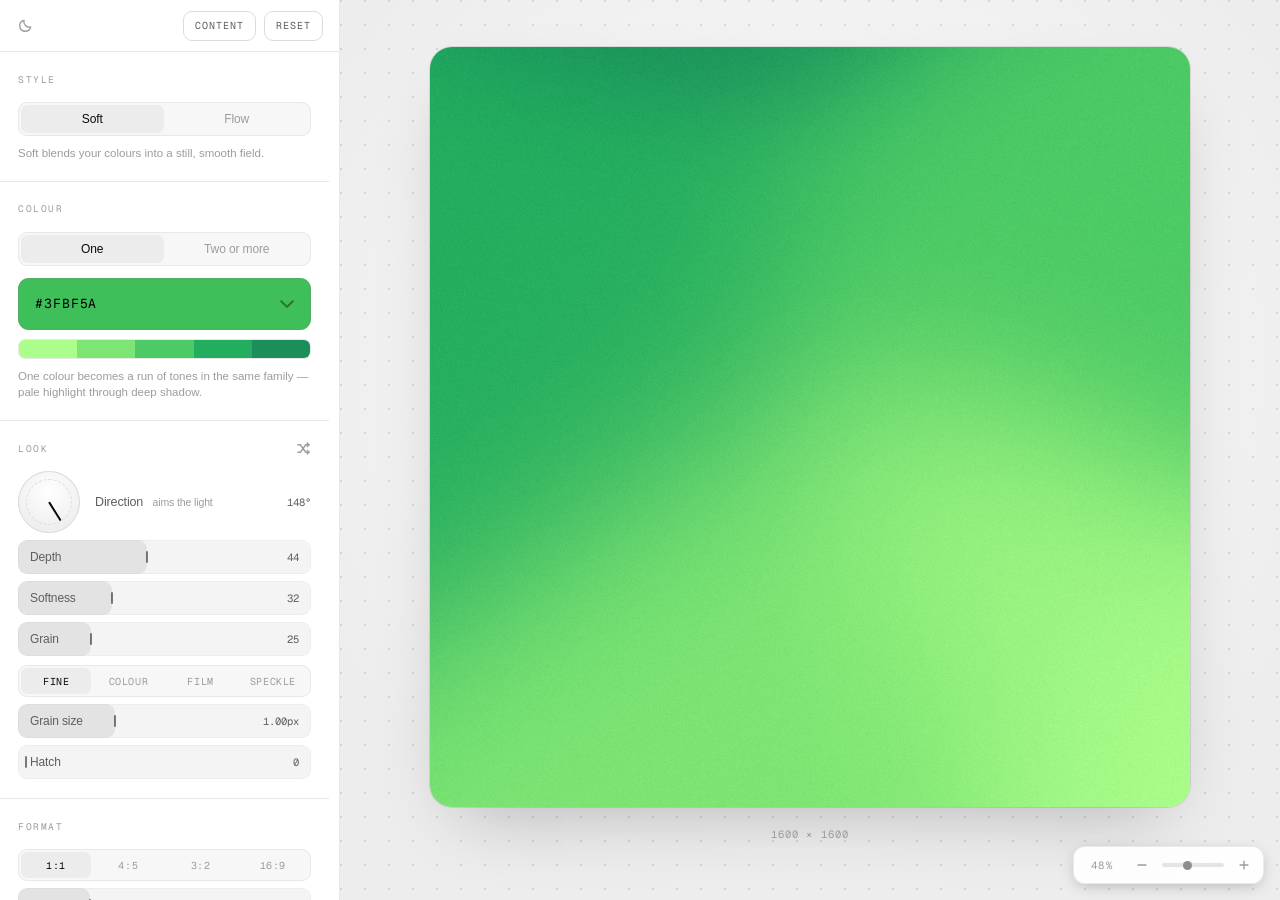
<file: gradient-studio-v6.html>
<!doctype html>
<html lang="en">
<head>
<meta charset="utf-8">
<meta name="viewport" content="width=device-width, initial-scale=1.0">
<title>Gradient Studio v6</title>
<link rel="preconnect" href="https://fonts.googleapis.com">
<link rel="preconnect" href="https://fonts.gstatic.com" crossorigin>
<link href="https://fonts.googleapis.com/css2?family=Geist+Mono:wght@100..900&display=swap" rel="stylesheet">
<style>

:root{
  --bg:#060606; --panel:#0C0C0C; --panel-2:#111; --line:#1C1C1C; --line-2:#262626;
  --ink:#EDEDED; --ink-2:#8A8A8A; --ink-3:#5A5A5A;
  --hover:#151515; --seg-on:#232323; --sunk:#0E0E0E;
  --track:#1E1E1E; --track-fill:#4A4A4A; --track-fill-hi:#666;
  --stage:radial-gradient(60% 60% at 50% 40%,#0A0A0A,#060606);
  --card-ring:rgba(255,255,255,.05); --card-shadow:0 40px 90px -30px rgba(0,0,0,.9);
  --dial:radial-gradient(circle at 50% 34%,#191919,#0E0E0E 70%);
  /* filled control rows — the whole row is the track */
  --row:rgba(255,255,255,.045); --row-line:rgba(255,255,255,.06);
  --row-fill:rgba(255,255,255,.085); --row-fill-hi:rgba(255,255,255,.125);
  --row-tick:rgba(255,255,255,.55); --row-tick-hi:rgba(255,255,255,.78);
  --dot:rgba(255,255,255,.075);
  --pill:rgba(16,16,16,.82); --pill-line:rgba(255,255,255,.09);
  --mono:"Geist Mono", ui-monospace, SFMono-Regular, Menlo, monospace;
  --sans:-apple-system, BlinkMacSystemFont, "Inter", "Helvetica Neue", Arial, sans-serif;
  --rail:340px;
}
:root[data-theme="light"]{
  --bg:#F1F1F1; --panel:#FFF; --panel-2:#F7F7F7; --line:#E8E8E8; --line-2:#DCDCDC;
  --ink:#0A0A0A; --ink-2:#5E5E5E; --ink-3:#9C9C9C;
  --hover:#F2F2F2; --seg-on:#ECECEC; --sunk:#F7F7F7;
  --track:#E4E4E4; --track-fill:#B4B4B4; --track-fill-hi:#8E8E8E;
  --stage:radial-gradient(60% 60% at 50% 40%,#FBFBFB,#EDEDED);
  --card-ring:rgba(0,0,0,.09); --card-shadow:0 30px 70px -28px rgba(0,0,0,.26);
  --dial:radial-gradient(circle at 50% 34%,#FFF,#EFEFEF 70%);
  --row:rgba(0,0,0,.045); --row-line:rgba(0,0,0,.055);
  --row-fill:rgba(0,0,0,.07); --row-fill-hi:rgba(0,0,0,.10);
  --row-tick:rgba(0,0,0,.5); --row-tick-hi:rgba(0,0,0,.72);
  --dot:rgba(0,0,0,.11);
  --pill:rgba(255,255,255,.9); --pill-line:rgba(0,0,0,.08);
}
*,*::before,*::after{box-sizing:border-box;margin:0;padding:0}
html,body{height:100%}
body{background:var(--bg);color:var(--ink);font-family:var(--sans);-webkit-font-smoothing:antialiased;overflow:hidden}
button{font:inherit;color:inherit;background:none;border:none;cursor:pointer}
input{font:inherit;color:inherit;background:none;border:none;outline:none}
.off{display:none !important}

.app{display:grid;grid-template-columns:var(--rail) 1fr;height:100vh}

/* ── rail ── */
.rail{background:var(--panel);border-right:1px solid var(--line);display:flex;flex-direction:column;min-height:0}
/* the header is the utility bar: theme at the leading edge, actions at the
   trailing one. Left padding is short by the icon button's own inset so the
   glyph optically lines up with the 18px of the group headers below. */
.rail-head{height:52px;flex:none;padding:0 16px 0 12px;border-bottom:1px solid var(--line);
  display:flex;align-items:center;justify-content:space-between;gap:8px}
.headacts{display:flex;align-items:center;gap:8px}
/* the gutter is reserved whether or not the bar is there, so opening a picker
   cannot resize the rail underneath the controls */
.rail-body{overflow-y:auto;flex:1;min-height:0;scrollbar-gutter:stable;
  scrollbar-width:thin;scrollbar-color:var(--line-2) transparent}
.rail-body::-webkit-scrollbar{width:8px}
.rail-body::-webkit-scrollbar-thumb{background:var(--line);border-radius:8px;border:2px solid var(--panel)}

section.grp{border-bottom:1px solid var(--line);padding:17px 18px 19px}
.grp-h{
  font-family:var(--mono);font-size:9.5px;letter-spacing:.16em;text-transform:uppercase;color:var(--ink-3);
  margin-bottom:13px;display:flex;align-items:center;justify-content:space-between;min-height:20px;
}
.hint{font-size:11.5px;line-height:1.45;color:var(--ink-3);margin-top:9px}

.iconbtn{
  width:26px;height:26px;border-radius:7px;display:grid;place-items:center;color:var(--ink-3);
  transition:.15s;margin:-4px -5px -4px 0;
}
.iconbtn:hover{color:var(--ink);background:var(--hover)}
.iconbtn svg{width:15px;height:15px}

/* ── segmented ── */
.seg{display:flex;background:var(--sunk);border:1px solid var(--line);border-radius:9px;padding:2px;gap:2px}
.seg button{flex:1;height:28px;border-radius:7px;font-size:12px;color:var(--ink-3);transition:.14s;letter-spacing:-.01em}
.seg button:hover{color:var(--ink-2)}
.seg button[aria-pressed="true"]{background:var(--seg-on);color:var(--ink)}
.seg.mono button{font-family:var(--mono);font-size:10px;letter-spacing:.06em;text-transform:uppercase;height:26px}

/* ── colour tile + inline picker ── */
.tiles{display:flex;flex-direction:column;gap:7px}
.tilewrap{display:flex;flex-direction:column}
.tile{
  position:relative;height:52px;border-radius:11px;display:flex;align-items:center;
  padding:0 8px 0 14px;gap:6px;cursor:pointer;
  box-shadow:inset 0 0 0 1px rgba(127,127,127,.28);
  transition:box-shadow .15s;
}
.tile:hover{box-shadow:inset 0 0 0 1px rgba(127,127,127,.55)}
.tile input.hex{
  font-family:var(--mono);font-size:13px;letter-spacing:.07em;text-transform:uppercase;
  width:70px;flex:none;cursor:text;padding:4px 3px;border-radius:5px;
}
.tile input.hex:focus{background:rgba(127,127,127,.22)}
.tile .spacer{flex:1;min-width:0;align-self:stretch}
/* shared toggle: two bars that read as a chevron closed, a dash open */
.chev{position:relative;width:20px;height:20px;flex:none;opacity:.55;transition:opacity .15s;pointer-events:none}
.chev span{
  display:block;position:absolute;top:9px;left:5px;width:10px;height:2px;
  background:currentColor;border-radius:2px;
  transition:transform .35s cubic-bezier(0.16,1,0.3,1), opacity .25s ease;
}
.chev span:nth-child(1){transform:translateX(-3px) rotate(45deg)}
.chev span:nth-child(2){transform:translateX(3px) rotate(-45deg)}
/* on a saturated chip the marker only needs to be found, not read — it sits
   further in from the edge and carries less contrast than the one in the rail */
.tile .chev{opacity:.38;margin-right:6px}
.tile:hover .chev{opacity:.62}
.advhead:hover .chev{opacity:.9}
.tilewrap.open .chev span:nth-child(1),
.advhead[aria-expanded="true"] .chev span:nth-child(1){transform:translateX(-3px) rotate(0deg)}
.tilewrap.open .chev span:nth-child(2),
.advhead[aria-expanded="true"] .chev span:nth-child(2){transform:translateX(3px) rotate(0deg)}
.tile .kill{width:26px;height:26px;border-radius:7px;display:grid;place-items:center;font-size:15px;line-height:1;opacity:0;transition:.14s;background:rgba(0,0,0,.14)}
.tile:hover .kill{opacity:.55}
.tile .kill:hover{opacity:1;background:rgba(0,0,0,.3)}
.tile.solo .kill{display:none}

/* the panel slides down out from under the tile as the row opens */
.pickwrap{display:grid;grid-template-rows:0fr;transition:grid-template-rows .28s cubic-bezier(.33,1,.68,1),margin-top .28s cubic-bezier(.33,1,.68,1)}
.tilewrap.open .pickwrap{grid-template-rows:1fr;margin-top:3px}
.pick{overflow:hidden;min-height:0}
.pickinner{
  border:1px solid var(--line);border-radius:11px;background:var(--sunk);padding:10px;
  display:flex;flex-direction:column;gap:10px;
  transform:translateY(-24px);opacity:0;
  transition:transform .28s cubic-bezier(.33,1,.68,1),opacity .2s ease;
}
.tilewrap.open .pickinner{transform:translateY(0);opacity:1}
.pad{position:relative;width:100%;height:112px;border-radius:8px;cursor:crosshair;touch-action:none;
  box-shadow:inset 0 0 0 1px rgba(127,127,127,.2)}
.pad .dot,.hue .dot{
  position:absolute;width:13px;height:13px;border-radius:50%;pointer-events:none;
  border:2px solid #fff;box-shadow:0 0 0 1px rgba(0,0,0,.45),0 1px 3px rgba(0,0,0,.4);
  transform:translate(-50%,-50%);
}
.hue{position:relative;height:14px;border-radius:999px;cursor:ew-resize;touch-action:none;
  box-shadow:inset 0 0 0 1px rgba(127,127,127,.25);
  background:linear-gradient(to right,#F00,#FF0,#0F0,#0FF,#00F,#F0F,#F00)}
.hue .dot{top:50%}
.pickfoot{display:flex;gap:6px;align-items:center}
.fld{
  flex:1;min-width:0;display:flex;align-items:center;gap:4px;height:30px;padding:0 7px;
  border:1px solid var(--line-2);border-radius:8px;background:var(--panel);
  transition:border-color .15s,background .15s;cursor:text;
}
.fld:hover{border-color:var(--ink-3)}
.fld:focus-within{border-color:var(--ink-2);background:var(--panel)}
.fld b{font-family:var(--mono);font-size:9.5px;font-weight:400;color:var(--ink-3);flex:none}
.fld input{font-family:var(--mono);font-size:11px;width:100%;min-width:0;text-align:right;font-variant-numeric:tabular-nums}
.fld i{font-style:normal;font-family:var(--mono);font-size:9.5px;color:var(--ink-3);flex:none}
.pickfoot .eyedrop{width:30px;height:30px;flex:none;border-radius:8px;border:1px solid var(--line-2);
  display:grid;place-items:center;color:var(--ink-2);transition:.15s}
.pickfoot .eyedrop:hover{color:var(--ink);background:var(--hover);border-color:var(--ink-3)}
.pickfoot .eyedrop svg{width:15px;height:15px}

.addbtn{height:38px;border-radius:10px;border:1px dashed var(--line-2);color:var(--ink-3);font-size:12px;transition:.15s;margin-top:7px;width:100%}
.addbtn:hover{color:var(--ink);border-color:var(--ink-3);background:var(--hover)}
.ramp{display:flex;height:20px;border-radius:7px;overflow:hidden;margin-top:9px;border:1px solid var(--line)}
.ramp div{flex:1}

/* label + value + track collapsed into one row: the whole row is the handle,
   so the value is scrubbed wherever the pointer happens to land */
.ctl{position:relative;display:flex;align-items:center;height:34px;margin-top:7px;
  border-radius:9px;overflow:hidden;background:var(--row);
  box-shadow:inset 0 0 0 .5px var(--row-line);
  cursor:grab;user-select:none;touch-action:none;transition:background .15s}
.ctl:active{cursor:grabbing}
.ctl:focus-visible{outline:none;box-shadow:inset 0 0 0 1px var(--ink-3)}
.ctl .fill{position:absolute;left:0;top:0;height:100%;border-radius:9px;
  background:var(--row-fill);transition:background .15s}
.ctl:hover .fill{background:var(--row-fill-hi)}
/* the tick rides the leading edge of the fill but never leaves the row, so a
   value sitting at either limit still reads as a position rather than absence */
.ctl .tick{position:absolute;top:50%;width:2px;height:12px;border-radius:2px;
  background:var(--row-tick);transform:translate(-50%,-50%);transition:background .15s}
.ctl:hover .tick{background:var(--row-tick-hi)}
.ctl .lab{position:absolute;inset:0;display:flex;align-items:center;justify-content:space-between;
  gap:10px;padding:0 12px;pointer-events:none}
.ctl-lab{font-size:12px;color:var(--ink-2);letter-spacing:-.01em;flex:1;min-width:0;
  white-space:nowrap;overflow:hidden;text-overflow:ellipsis;transition:color .15s}
.ctl:hover .ctl-lab{color:var(--ink)}
.ctl-lab em{font-style:normal;font-size:10.5px;color:var(--ink-3);margin-left:6px}
.ctl-val{font-family:var(--mono);font-size:10.5px;color:var(--ink-2);
  font-variant-numeric:tabular-nums;flex:none;transition:color .15s}
.ctl:hover .ctl-val{color:var(--ink)}

/* the direction dial keeps a label row above it — same type, no track */
.ctl-top{display:flex;justify-content:space-between;align-items:baseline;margin-bottom:6px;gap:10px}
.dialmeta .ctl-lab{font-size:12.5px}

/* ── dial ── */
.dialrow{display:flex;gap:15px;align-items:center}
.dial{width:62px;height:62px;flex:none;border-radius:50%;position:relative;cursor:grab;touch-action:none;
  background:var(--dial);box-shadow:inset 0 0 0 1px var(--line-2)}
.dial:active{cursor:grabbing}
.dial .ind{position:absolute;left:50%;top:50%;width:2px;height:22px;background:var(--ink);border-radius:2px;transform-origin:50% 100%;margin-left:-1px;margin-top:-22px}
.dial::after{content:"";position:absolute;inset:8px;border-radius:50%;border:1px dashed var(--line-2)}
.dialmeta{flex:1;min-width:0}

.btn{font-size:12px;height:34px;padding:0 13px;border-radius:9px;border:1px solid var(--line-2);
  color:var(--ink-2);display:inline-flex;align-items:center;justify-content:center;gap:7px;transition:.15s}
.btn:hover{color:var(--ink);border-color:var(--ink-3);background:var(--hover)}
.btn.mono{font-family:var(--mono);font-size:10px;letter-spacing:.1em;text-transform:uppercase;height:30px;padding:0 11px}
.btn.full{width:100%}
.btn.primary{background:var(--seg-on);color:var(--ink);border-color:transparent}
.btn.primary:hover{background:var(--line-2)}

.advhead{display:flex;align-items:center;justify-content:space-between;width:100%;
  font-family:var(--mono);font-size:9.5px;letter-spacing:.16em;text-transform:uppercase;color:var(--ink-3)}
.advhead:hover{color:var(--ink-2)}
.advhead .chev{margin:-6px -3px -6px 0}

.seedrow{display:flex;gap:6px;margin-top:16px;align-items:center}
.seedbox{flex:1;height:30px;border:1px solid var(--line);background:var(--sunk);border-radius:8px;display:flex;align-items:center;padding:0 10px;gap:8px}
.seedbox label{font-family:var(--mono);font-size:9.5px;letter-spacing:.12em;color:var(--ink-3)}
.seedbox input{font-family:var(--mono);font-size:11px;width:100%;min-width:0;font-variant-numeric:tabular-nums}
.exportgrid{display:grid;grid-template-columns:1fr 1fr;gap:6px;margin-top:6px}

/* ── stage ── */
.stage{position:relative;display:flex;flex-direction:column;min-width:0;min-height:0}
/* margin:auto centres the card while it fits and collapses to zero once it
   doesn't — justify-content:center would strand the overflow out of reach */
/* dot grid over the stage wash: it gives the card something to sit on, so a
   pale gradient no longer floats in an empty field */
.canvaswrap{flex:1;min-height:0;display:flex;overflow:auto;padding:36px 44px 44px;
  background-image:radial-gradient(circle at 1px 1px,var(--dot) 1.4px,transparent 0),var(--stage);
  background-size:24px 24px,auto}
.canvasinner{margin:auto;display:flex;flex-direction:column;align-items:center;gap:16px}
/* the hand only appears once there is somewhere to drag to */
.canvaswrap.pannable{cursor:grab}
.canvaswrap.grabbing{cursor:grabbing;user-select:none}
.card{position:relative;container-type:inline-size;overflow:hidden;box-shadow:var(--card-shadow),0 0 0 1px var(--card-ring)}
.card canvas{display:block;width:100%;height:100%}

.sizebar{display:flex;align-items:center;gap:2px;height:22px}
.sizedot{font-family:var(--mono);font-size:10.5px;color:var(--ink-3);opacity:.5}
#zoomLab{cursor:pointer}
.sizelab{
  position:relative;font-family:var(--mono);font-size:10.5px;letter-spacing:.1em;color:var(--ink-3);
  font-variant-numeric:tabular-nums;cursor:text;padding:3px 8px;border-radius:6px;user-select:none;
  transition:color .15s,background .15s;
}
.sizelab:hover{color:var(--ink-2);background:var(--hover)}
.sizelab::after{
  content:attr(data-tip);position:absolute;left:50%;top:calc(100% + 7px);
  transform:translateX(-50%) translateY(-4px);
  background:var(--panel);border:1px solid var(--line-2);color:var(--ink-2);
  font-size:9.5px;letter-spacing:.08em;text-transform:uppercase;white-space:nowrap;
  padding:5px 9px;border-radius:7px;box-shadow:0 6px 18px rgba(0,0,0,.25);
  opacity:0;pointer-events:none;transition:.16s;
}
.sizelab:hover::after{opacity:1;transform:translateX(-50%) translateY(0)}
.sizeinput{
  font-family:var(--mono);font-size:10.5px;letter-spacing:.1em;color:var(--ink);text-align:center;
  background:var(--panel);border:1px solid var(--line-2);border-radius:6px;padding:3px 8px;width:150px;
}
/* tooltips on the pill open upward — below is off the bottom of the stage */
.sizelab.up::after{top:auto;bottom:calc(100% + 7px);transform:translateX(-50%) translateY(4px)}
.sizelab.up:hover::after{transform:translateX(-50%) translateY(0)}

/* ── zoom pill ── */
.zoombar{
  position:absolute;right:16px;bottom:16px;z-index:10;
  display:flex;align-items:center;gap:3px;height:38px;padding:0 5px;
  border-radius:12px;border:1px solid var(--pill-line);background:var(--pill);
  backdrop-filter:blur(14px);-webkit-backdrop-filter:blur(14px);
  box-shadow:0 4px 16px -4px rgba(0,0,0,.28);
}
.zoombar button{
  width:28px;height:28px;border-radius:8px;display:grid;place-items:center;
  color:var(--ink-3);transition:.14s;
}
.zoombar button:hover{color:var(--ink);background:var(--hover)}
.zoombar button svg{width:14px;height:14px}
.zrange{
  -webkit-appearance:none;appearance:none;width:62px;height:4px;margin:0 3px;
  border-radius:999px;background:var(--track);cursor:pointer;
}
.zrange::-webkit-slider-thumb{-webkit-appearance:none;appearance:none;
  width:9px;height:9px;border-radius:50%;background:var(--track-fill-hi);border:none;cursor:grab}
.zrange:hover::-webkit-slider-thumb{background:var(--ink-2)}
.zrange::-moz-range-thumb{width:9px;height:9px;border-radius:50%;
  background:var(--track-fill-hi);border:none;cursor:grab}
.zrange:hover::-moz-range-thumb{background:var(--ink-2)}
.zoombar .sizelab{min-width:46px;text-align:center}

.overlay{position:absolute;inset:0;padding:7.4%;display:flex;flex-direction:column;color:#000}
.ov-eyebrow{font-size:clamp(9px,1.5cqw,15px);letter-spacing:.06em;text-transform:uppercase;font-weight:500}
.ov-head{font-size:clamp(18px,4.3cqw,44px);line-height:1.09;letter-spacing:-.02em;font-weight:600;margin-top:.7em;max-width:88%}
.ov-btn{margin-top:1.1em;align-self:flex-start;background:#000;color:#fff;border-radius:999px;padding:.62em 1.15em;font-size:clamp(11px,2.1cqw,21px);font-weight:600}
.ov-glyph{margin-top:auto;width:16%;aspect-ratio:1}
.ov-glyph svg{width:100%;height:100%;display:block}
[contenteditable]{outline:none}
[contenteditable]:focus{box-shadow:0 0 0 2px rgba(0,0,0,.25);border-radius:3px}

.toast{position:fixed;bottom:22px;left:50%;transform:translateX(-50%) translateY(14px);
  background:var(--panel);border:1px solid var(--line-2);color:var(--ink);font-family:var(--mono);font-size:10.5px;
  letter-spacing:.06em;text-transform:uppercase;padding:9px 15px;border-radius:9px;opacity:0;
  pointer-events:none;transition:.22s;z-index:50;box-shadow:0 8px 24px rgba(0,0,0,.3)}
.toast.on{opacity:1;transform:translateX(-50%) translateY(0)}
/* a toast that carries an action (Undo) takes the pointer while it is up */
.toast.act.on{pointer-events:auto;cursor:pointer}
.toast u{text-underline-offset:2px}
.presets{margin-top:10px}
.presets button{min-width:0;overflow:hidden;text-overflow:ellipsis;white-space:nowrap}
.btn[disabled]{opacity:.6;cursor:default;pointer-events:none}
#playBtn svg{width:13px;height:13px}
</style>
</head>
<body>
<div class="app">

  <aside class="rail">
    <div class="rail-head">
      <button class="iconbtn" id="themeBtn" title="Light / dark" aria-label="Toggle theme"></button>
      <div class="headacts">
        <button class="btn mono" id="toggleContent" aria-pressed="false">Content</button>
        <button class="btn mono" id="reset">Reset</button>
      </div>
    </div>

    <div class="rail-body">

      <section class="grp">
        <div class="grp-h"><span>Style</span></div>
        <div class="seg" id="styleSeg">
          <button data-v="soft" aria-pressed="true">Soft</button>
          <button data-v="flow" aria-pressed="false">Flow</button>
        </div>
        <div class="seg mono presets off" id="presetRow"></div>
        <div class="hint" id="styleHint"></div>
      </section>

      <section class="grp">
        <div class="grp-h"><span>Colour</span></div>
        <div class="seg" id="modeSeg">
          <button data-v="single"   aria-pressed="true">One</button>
          <button data-v="multi"    aria-pressed="false">Two or more</button>
        </div>
        <div class="tiles" style="margin-top:12px" id="tileHost"></div>
        <button class="addbtn off" id="addColor">+ Add colour</button>
        <div class="ramp off" id="ramp"></div>
        <div class="hint" id="modeHint"></div>
      </section>

      <section class="grp">
        <div class="grp-h">
          <span>Look</span>
          <button class="iconbtn" id="shuffle"
            title="Shuffle — randomises the direction angle and the advanced arrangement settings only (scatter, highlight, distortion, seed). Your colours, depth, softness and grain are left alone. — R"
            aria-label="Shuffle direction and advanced arrangement settings">
            <svg viewBox="0 0 16 16" fill="none" stroke="currentColor" stroke-width="1.4" stroke-linecap="round" stroke-linejoin="round">
              <path d="M2 4h2.6l5.8 8H14"/><path d="M2 12h2.6l5.8-8H14"/>
              <path d="M12 2.2 13.8 4 12 5.8"/><path d="M12 10.2 13.8 12 12 13.8"/>
            </svg>
          </button>
        </div>
        <div class="dialrow">
          <div class="dial" id="dial" tabindex="0" role="slider" aria-label="Direction" aria-valuemin="0" aria-valuemax="359"><div class="ind"></div></div>
          <div class="dialmeta">
            <div class="ctl-top" style="margin-bottom:0">
              <span class="ctl-lab">Direction <em>aims the light</em></span>
              <span class="ctl-val" id="angleVal"></span>
            </div>
          </div>
        </div>
        <div id="ctlFlow"></div>
        <div id="ctlLook"></div>
        <div class="seg mono" id="grainSeg" style="margin-top:9px">
          <button data-v="0" aria-pressed="true">Fine</button>
          <button data-v="1" aria-pressed="false">Colour</button>
          <button data-v="2" aria-pressed="false">Film</button>
          <button data-v="3" aria-pressed="false">Speckle</button>
        </div>
        <div id="ctlGrain"></div>
        <div id="ctlHatch"></div>
      </section>

      <section class="grp off" id="motionGrp">
        <div class="grp-h">
          <span>Motion</span>
          <button class="iconbtn" id="playBtn" title="Pause — Space" aria-label="Pause"></button>
        </div>
        <div id="ctlMotion"></div>
      </section>

      <section class="grp">
        <div class="grp-h"><span>Format</span></div>
        <div class="seg mono" id="aspectSeg"></div>
        <div id="ctlFmt"></div>
      </section>

      <section class="grp">
        <button class="advhead" id="advToggle" aria-expanded="false"><span>Advanced</span>
          <span class="chev"><span></span><span></span></span>
        </button>
        <div id="adv" class="off" style="margin-top:4px">
          <div id="ctlAdvMix"></div>
          <div id="ctlAdvSingle"></div>
          <div id="ctlAdvComp"></div>
          <div id="ctlAdvHatch"></div>
          <div class="seedrow"><div class="seedbox"><label>SEED</label><input id="seed" type="text" inputmode="numeric"></div></div>
        </div>
      </section>

      <section class="grp" style="border-bottom:none">
        <div class="grp-h"><span>Export</span></div>
        <button class="btn full primary" id="dlPng">Download PNG</button>
        <div class="exportgrid">
          <button class="btn mono" id="copyCss">Copy CSS</button>
          <button class="btn mono off" id="copyCode">Copy code</button>
          <button class="btn mono" id="copyHex">Copy colours</button>
        </div>
        <div class="off" id="videoRow">
          <div class="seg mono" id="lenSeg" style="margin-top:12px">
            <button data-v="5"  aria-pressed="false">5s</button>
            <button data-v="10" aria-pressed="true">10s</button>
            <button data-v="20" aria-pressed="false">20s</button>
          </div>
          <button class="btn full" id="dlVideo" style="margin-top:6px">Download video</button>
          <div class="hint">Copy code gives a live, moving version for any website. Video saves the motion as MP4, or WebM where MP4 isn't available.</div>
        </div>
      </section>

    </div>
  </aside>

  <main class="stage" id="stage">
    <div class="canvaswrap" id="wrap">
     <div class="canvasinner">
      <div class="card" id="card">
        <canvas id="gl"></canvas>
        <div class="overlay off" id="overlay">
          <div class="ov-eyebrow" contenteditable>No hidden fees</div>
          <div class="ov-head" contenteditable>Skip the monthly fees, hidden fees, and minimum balance requirements.</div>
          <button class="ov-btn" contenteditable>Save on fees</button>
          <div class="ov-glyph">
            <svg viewBox="0 0 100 100" fill="none" stroke="currentColor" stroke-width="9">
              <ellipse cx="50" cy="50" rx="27" ry="36"/><line x1="16" y1="92" x2="84" y2="8"/>
            </svg>
          </div>
        </div>
      </div>
      <div class="sizebar">
        <span class="sizelab" id="sizeLab" data-tip="Double-click to edit values"></span>
      </div>
     </div>
    </div>

    <!-- the readout leads so its hover tip stays clear of the viewport edge:
         centred on the trailing item it would be clipped by the window -->
    <div class="zoombar">
      <span class="sizelab up" id="zoomLab" data-tip="Click to fit — double-click for 100%"></span>
      <button id="zOut" aria-label="Zoom out" title="Zoom out">
        <svg viewBox="0 0 16 16" fill="none" stroke="currentColor" stroke-width="1.5" stroke-linecap="round"><path d="M3.5 8h9"/></svg>
      </button>
      <input class="zrange" id="zRange" type="range" min="0" max="1" step="0.001" aria-label="Zoom level">
      <button id="zIn" aria-label="Zoom in" title="Zoom in">
        <svg viewBox="0 0 16 16" fill="none" stroke="currentColor" stroke-width="1.5" stroke-linecap="round"><path d="M3.5 8h9M8 3.5v9"/></svg>
      </button>
    </div>
  </main>
</div>
<div class="toast" id="toast"></div>

<script>
/* ══════════════════════════════════════════════════════════════
   COLOUR CORE — sRGB ⇄ linear ⇄ Oklab ⇄ OKLCH, gamut-safe
   ══════════════════════════════════════════════════════════════ */
const clamp=(v,a=0,b=1)=>v<a?a:v>b?b:v, D=Math.PI/180;
function hex2rgb(h){
  h=(h||'').trim().replace(/^#/,'');
  if(h.length===3) h=h.split('').map(c=>c+c).join('');
  if(!/^[0-9a-fA-F]{6}$/.test(h)) return null;
  const n=parseInt(h,16); return [(n>>16&255)/255,(n>>8&255)/255,(n&255)/255];
}
const rgb2hex=c=>'#'+c.map(v=>Math.round(clamp(v)*255).toString(16).padStart(2,'0')).join('').toUpperCase();
const s2l=c=>c<=0.04045?c/12.92:Math.pow((c+0.055)/1.055,2.4);
const l2s=c=>c<=0.0031308?c*12.92:1.055*Math.pow(c,1/2.4)-0.055;
function lin2oklab(r,g,b){
  const l=Math.cbrt(0.4122214708*r+0.5363325363*g+0.0514459929*b);
  const m=Math.cbrt(0.2119034982*r+0.6806995451*g+0.1073969566*b);
  const s=Math.cbrt(0.0883024619*r+0.2817188376*g+0.6299787005*b);
  return [0.2104542553*l+0.7936177850*m-0.0040720468*s,
          1.9779984951*l-2.4285922050*m+0.4505937099*s,
          0.0259040371*l+0.7827717662*m-0.8086757660*s];
}
function oklab2lin(L,a,b){
  let l=L+0.3963377774*a+0.2158037573*b, m=L-0.1055613458*a-0.0638541728*b, s=L-0.0894841775*a-1.2914855480*b;
  l=l*l*l; m=m*m*m; s=s*s*s;
  return [ 4.0767416621*l-3.3077115913*m+0.2309699292*s,
          -1.2684380046*l+2.6097574011*m-0.3413193965*s,
          -0.0041960863*l-0.7034186147*m+1.7076147010*s];
}
const inG=(c,e=1e-4)=>c[0]>=-e&&c[0]<=1+e&&c[1]>=-e&&c[1]<=1+e&&c[2]>=-e&&c[2]<=1+e;
function hex2lch(hex){
  const rgb=hex2rgb(hex); if(!rgb) return null;
  const [L,a,b]=lin2oklab(...rgb.map(s2l));
  return {L,C:Math.hypot(a,b),H:(Math.atan2(b,a)/D+360)%360};
}
const lchLin=(L,C,H)=>oklab2lin(L,C*Math.cos(H*D),C*Math.sin(H*D));
function maxC(L,H){
  let lo=0,hi=0.42; if(inG(lchLin(L,hi,H))) return hi;
  for(let i=0;i<22;i++){const m=(lo+hi)/2; inG(lchLin(L,m,H))?lo=m:hi=m;}
  return lo;
}
function lch2hex(L,C,H){
  L=clamp(L,0,1); let lin=lchLin(L,C,H);
  if(!inG(lin)){ C=Math.min(C,maxC(L,H)); lin=lchLin(L,C,H); }
  return {hex:rgb2hex(lin.map(l2s)),L,C,H:(H%360+360)%360};
}

/* ══════════════════════════════════════════════════════════════
   COLOUR GENERATION
   ══════════════════════════════════════════════════════════════ */
function buildFamily(base,{tones,range,hueShift}){
  const out=[], hi=clamp(base.L+range*0.60,0.06,0.975), lo=clamp(base.L-range*0.40,0.06,0.975);
  for(let i=0;i<tones;i++){
    const t=tones===1?0.5:i/(tones-1);
    const L=hi+(lo-hi)*t, H=base.H+hueShift*(0.5-t)*2;
    /* riding a fraction of the gamut ceiling is what gives a chalky highlight
       and a dense shadow instead of a flat tint ramp */
    out.push(lch2hex(L,Math.min(base.C,maxC(L,H)*0.94),H));
  }
  return out;
}
function buildPalette(cols,{depth}){
  const n=cols.length;
  return cols.map((c,i)=>{
    const t=n===1?0.5:i/(n-1);
    const L=clamp(c.L+(0.5-t)*2*depth*0.20,0.06,0.975);
    return lch2hex(L,Math.min(c.C,maxC(L,c.H)*0.98),c.H);
  });
}

/* ══════════════════════════════════════════════════════════════
   LAYOUT
   ══════════════════════════════════════════════════════════════ */
function mulberry32(a){return function(){a|=0;a=a+0x6D2B79F5|0;let t=Math.imul(a^a>>>15,1|a);t=t+Math.imul(t^t>>>7,61|t)^t;return((t^t>>>14)>>>0)/4294967296}}
function layout(stops,o){
  const rnd=mulberry32((o.seed|0)+1), n=stops.length;
  const a=(o.direction-90)*D, ca=Math.cos(a), sa=Math.sin(a);
  const place=(u,v)=>({x:0.5+(u*ca-v*sa)*0.70, y:0.5+(u*sa+v*ca)*0.70});
  const pts=[];
  for(let i=0;i<n;i++){
    const t=n===1?0.5:i/(n-1);
    /* along the flow axis — the dial points at the light end; ends run past
       the frame so they own the corners */
    const u=(0.5-t)*1.62+(rnd()-0.5)*0.22*o.scatter;
    /* zig-zag across it — this is what turns a linear ramp into a mesh */
    const v=(i%2?1:-1)*(0.14+0.50*rnd())*o.scatter;
    pts.push({...place(u,v), sig:o.spread*(0.60+0.40*rnd())*(1.05/Math.sqrt(n)+0.30), gain:1, lch:stops[i]});
  }
  if(o.bloom>0.001){                    /* soft hot-spot of the lightest tone */
    /* this used to take the colour of whichever stop was lightest — a discrete
       argmax. Depth drives the stops' lightness in opposite directions, so two
       colours of similar lightness swap places partway along the slider and the
       highlight snapped from one hue to the other in a single step. Weighting
       the stops by lightness hands over gradually instead. The falloff is set
       so only stops within roughly 0.05 of the leader get a real say. */
    /* finite support, not an exponential: a stop more than BLOOM_TIE below the
       leader contributes exactly nothing, so every palette with a clear
       lightest tone renders bit-identically to before. Only a genuine near-tie
       — the situation that used to snap — mixes at all. */
    const BLOOM_TIE=0.08;
    let hi=stops[0].L; stops.forEach(s=>{ if(s.L>hi) hi=s.L; });
    let wsum=0,L=0,C=0,dx=0,dy=0;
    stops.forEach(s=>{
      const u=Math.min((hi-s.L)/BLOOM_TIE,1), w=(1-u)*(1-u);
      if(w<=0) return;
      wsum+=w; L+=w*s.L; C+=w*s.C; dx+=w*Math.cos(s.H*D); dy+=w*Math.sin(s.H*D);
    });
    L/=wsum; C/=wsum; dx/=wsum; dy/=wsum;
    /* mean chroma magnitude with the mean hue DIRECTION, rather than a straight
       Oklab average: blending two hues component-wise would sink the highlight
       toward grey exactly at the handover, which is the moment it is most seen */
    const dl=Math.hypot(dx,dy);
    const H=dl>1e-6?(Math.atan2(dy,dx)/D+360)%360:stops[0].H;
    pts.push({...place(0.10+0.34*rnd(),(rnd()*2-1)*0.42), sig:o.spread*(0.34+0.14*rnd()), gain:o.bloom*1.7, lch:{L,C,H}});
  }
  return pts;
}

/* ══════════════════════════════════════════════════════════════
   WEBGL
   ══════════════════════════════════════════════════════════════ */
const MAXP=12;
/* hatch: fine parallel hairlines in EXPORTED pixels, like the grain. When the
   preview is minified one fragment spans several export pixels, so the line
   edge widens with the footprint instead of aliasing into moire. */
const HATCH_GLSL=`
float hatchLine(){
  float a=radians(uHatchAngle);
  vec2 hp=gl_FragCoord.xy*uOutScale;
  float x=cos(a)*hp.x+sin(a)*hp.y;
  float d=abs(fract(x/uHatchGap)-0.5)*uHatchGap;
  float w=max(uOutScale,1.0);
  return 1.0-smoothstep(0.55-0.35*w,0.55+0.35*w,d);
}`;
const VS=`attribute vec2 p;varying vec2 vUv;void main(){vUv=p*0.5+0.5;gl_Position=vec4(p,0.,1.);}`;
const FS=`
precision highp float;
varying vec2 vUv;
uniform vec3  uLab[${MAXP}];
uniform vec2  uPos[${MAXP}];
uniform float uSig[${MAXP}];
uniform float uGain[${MAXP}];
uniform int   uCount;
uniform float uAspect,uPreserve,uWarp,uFall,uSeed,uGrain;
uniform float uGrainSize,uGrainType,uOutScale,uSuper;
uniform float uHatch,uHatchGap,uHatchAngle;
${HATCH_GLSL}

float hash21(vec2 p){ p=fract(p*vec2(123.34,456.21)); p+=dot(p,p+45.32); return fract(p.x*p.y); }
/* the old hash multiplied x by y, which lays faint diagonals through the field
   once the grain is fine enough to see. This one (Hoskins) has no such axis. */
float hash13(vec3 p3){
  p3=fract(p3*0.1031);
  p3+=dot(p3,p3.zyx+31.32);
  return fract((p3.x+p3.y)*p3.z);
}
/* three uniforms summed make a bell curve. Uniform noise fires every value
   equally often and reads as television static; a bell spends most of its time
   near zero and only occasionally throws a strong speck — which is what film
   grain and Photoshop's gaussian noise actually look like. */
float gcell(vec2 p,float ch){
  float s=ch+uSeed*7.31;
  return (hash13(vec3(p,s))+hash13(vec3(p,s+19.7))+hash13(vec3(p,s+53.3))-1.5)*0.5774;
}
/* above one pixel the grain must grow as soft clumps, never as hard squares —
   floor() alone is what produced the fat blocks */
float gsmooth(vec2 p,float ch){
  vec2 i=floor(p),f=fract(p),u=f*f*(3.0-2.0*f);
  return mix(mix(gcell(i,ch),          gcell(i+vec2(1,0),ch),u.x),
             mix(gcell(i+vec2(0,1),ch),gcell(i+vec2(1,1),ch),u.x),u.y)*1.72;
}
/* at or below one export pixel the cells are crisp; above it they blend into
   clumps. The crossfade matters because the size slider is scrubbed by hand —
   a hard switch at 1px pops as the pointer crosses it */
float gsample(vec2 opx,float ch){
  float sz=max(uGrainSize,0.001);
  /* below one pixel the grain is finer than the image can hold. Point-sampling
     it would keep full strength and simply relabel the same static, so the
     whole sub-pixel half of the slider would do nothing to the exported PNG.
     Averaging it over the pixel is what a real downsample does, and averaging
     1/sz² independent cells scales the amplitude by sz — so the range reads as
     "finer therefore quieter" and the preview keeps telling the truth. */
  if(sz<1.0) return gcell(floor(opx),ch)*sz;
  vec2 p=opx/sz;
  return mix(gcell(floor(p),ch),gsmooth(p,ch),smoothstep(1.0,1.6,sz));
}
/* when the preview is minified one fragment covers several export pixels, so
   the footprint is averaged rather than point-sampled: the same reason a
   downscaled photo looks smooth instead of crawling */
float grainAt(vec2 opx,float ch){
  if(uSuper>0.5){
    float o=uOutScale*0.25;
    return (gsample(opx+vec2(-o,-o),ch)+gsample(opx+vec2(o,-o),ch)
           +gsample(opx+vec2(-o, o),ch)+gsample(opx+vec2(o, o),ch))*0.25;
  }
  return gsample(opx,ch);
}
float vnoise(vec2 p){
  vec2 i=floor(p),f=fract(p); vec2 u=f*f*(3.0-2.0*f);
  return mix(mix(hash21(i),hash21(i+vec2(1,0)),u.x),mix(hash21(i+vec2(0,1)),hash21(i+vec2(1,1)),u.x),u.y);
}
vec3 oklab2lin(vec3 c){
  float l=c.x+0.3963377774*c.y+0.2158037573*c.z;
  float m=c.x-0.1055613458*c.y-0.0638541728*c.z;
  float s=c.x-0.0894841775*c.y-1.2914855480*c.z;
  l=l*l*l; m=m*m*m; s=s*s*s;
  return vec3( 4.0767416621*l-3.3077115913*m+0.2309699292*s,
              -1.2684380046*l+2.6097574011*m-0.3413193965*s,
              -0.0041960863*l-0.7034186147*m+1.7076147010*s);
}
bool inG(vec3 c){ return all(greaterThanEqual(c,vec3(-0.0015)))&&all(lessThanEqual(c,vec3(1.0015))); }
vec3 lin2srgb(vec3 c){ c=clamp(c,0.0,1.0); return mix(c*12.92,1.055*pow(c,vec3(1.0/2.4))-0.055,step(vec3(0.0031308),c)); }

void main(){
  vec2 uv=vUv;
  if(uWarp>0.0001){
    uv+=(vec2(vnoise(uv*2.05+uSeed*3.71),vnoise(uv*2.35+uSeed*1.93+19.7))-0.5)*uWarp;
  }
  vec2 p=vec2(uv.x*uAspect,uv.y);
  float wsum=0.0,Lsum=0.0,Csum=0.0; vec2 absum=vec2(0.0),dirsum=vec2(0.0);
  for(int i=0;i<${MAXP};i++){
    if(i>=uCount) break;
    vec2 d=p-vec2(uPos[i].x*uAspect,uPos[i].y);
    float dd=dot(d,d)/max(uSig[i]*uSig[i],1e-5);
    float w=(exp(-dd*uFall)+0.0012/(dd+0.02))*uGain[i];
    vec2 ab=uLab[i].yz; float C=length(ab);
    wsum+=w; Lsum+=w*uLab[i].x; absum+=w*ab; Csum+=w*C;
    dirsum+= C>1e-5 ? w*(ab/C) : vec2(0.0);
  }
  float L=Lsum/wsum; vec2 abLin=absum/wsum; float Cmean=Csum/wsum;
  vec2 dsum=dirsum/wsum; float dl=length(dsum);
  /* chroma-preserving branch: keep the weighted hue direction but restore the
     mean chroma, so a blend between hues never sinks toward grey. Only true
     opposites (dl→0) are allowed to desaturate, and softly. */
  vec2 abKeep = dl>1e-4 ? (dsum/dl)*Cmean*smoothstep(0.0,0.34,dl) : abLin;
  vec2 ab=mix(abLin,abKeep,uPreserve);

  vec3 lin=oklab2lin(vec3(L,ab));
  if(!inG(lin)){                       /* gamut map by chroma, never hue-clip */
    float lo=0.0,hi=1.0;
    for(int k=0;k<12;k++){ float m=(lo+hi)*0.5; if(inG(oklab2lin(vec3(L,ab*m)))) lo=m; else hi=m; }
    lin=oklab2lin(vec3(L,ab*lo));
  }
  vec3 col=lin2srgb(lin);
  if(uHatch>0.0001){                   /* hairlines in soft patches, not everywhere */
    float spots=smoothstep(0.42,0.62,vnoise(uv*2.2+vec2(3.1,7.4)+uSeed)*0.65+vnoise(uv*4.7+vec2(1.3,2.9)+uSeed)*0.35);
    col=mix(col,vec3(1.0),hatchLine()*spots*uHatch*0.6);
  }
  if(uGrain>0.0001){
    /* grain is measured in EXPORTED pixels, not preview pixels: a 1px grain is
       one pixel of the saved PNG no matter what the card is showing */
    vec2 opx=gl_FragCoord.xy*uOutScale;
    vec3 g;
    if(uGrainType<0.5){                    /* fine — monochrome, one channel */
      g=vec3(grainAt(opx,0.0));
    }else if(uGrainType<1.5){              /* colour — three independent draws */
      g=vec3(grainAt(opx,0.0),grainAt(opx,71.0),grainAt(opx,137.0));
    }else if(uGrainType<2.5){              /* film — clumps, plus emulsion falloff */
      float f=grainAt(opx,0.0)*0.74+grainAt(opx*2.31,29.0)*0.26;
      float lum=dot(col,vec3(0.2126,0.7152,0.0722));
      /* silver sits thickest in the midtones — grain that ignores this eats the
         shadows and dirties the highlights */
      g=vec3(f*mix(0.30,1.0,clamp(4.0*lum*(1.0-lum),0.0,1.0)));
    }else{                                 /* speckle — only the tail survives */
      float s=grainAt(opx,0.0);
      g=vec3(sign(s)*smoothstep(0.34,0.78,abs(s))*2.1);
    }
    col+=g*uGrain;
  }
  col+=(hash13(vec3(gl_FragCoord.xy,uSeed))-0.5)/255.0;   /* kill 8-bit banding */
  gl_FragColor=vec4(clamp(col,0.0,1.0),1.0);
}`;

/* ══════════════════════════════════════════════════════════════
   FLOW — moving silk, folded from the Superhuman texture study
   (34_DESIGNSYSTEMS/superhuman/shader). Two-pass domain warp over fbm,
   a five-stop ramp dark → light, sheen ridges where the field folds.
   Grain and hatch are the studio's own, measured in exported pixels.
   ══════════════════════════════════════════════════════════════ */
const FLOW_FS=`
precision highp float;
uniform vec2  uRes;
uniform float uTime,uSeed,uOutScale,uSuper,uGrainSeed;
uniform vec3  uC[5];
uniform vec3  uHi;
uniform float uScale,uWarp,uStretch,uAngle,uDetail,uContrast,uSheen,uFolds;
uniform float uHatch,uHatchGap,uHatchAngle;
uniform float uGrain,uGrainType,uGrainSize;

vec2 h2(vec2 p){ p=vec2(dot(p,vec2(127.1,311.7)),dot(p,vec2(269.5,183.3))); return -1.0+2.0*fract(sin(p)*43758.5453123); }
float noise(vec2 p){                  /* gradient noise, quintic fade */
  vec2 i=floor(p),f=fract(p),u=f*f*f*(f*(f*6.0-15.0)+10.0);
  return mix(mix(dot(h2(i),f),dot(h2(i+vec2(1,0)),f-vec2(1,0)),u.x),
             mix(dot(h2(i+vec2(0,1)),f-vec2(0,1)),dot(h2(i+vec2(1,1)),f-vec2(1,1)),u.x),u.y);
}
float fbm(vec2 p){                    /* fractional octave count = soft Detail slider */
  float a=0.5,s=0.0,n=0.0;
  mat2 m=mat2(1.6,1.2,-1.2,1.6);
  for(int i=0;i<6;i++){
    float w=clamp(uDetail-float(i),0.0,1.0);
    s+=a*w*noise(p); n+=a*w; p=m*p; a*=0.5;
  }
  return s/max(n,1e-3);
}
vec3 ramp(float t){
  t=clamp(t,0.0,1.0)*4.0;
  vec3 c=mix(uC[0],uC[1],smoothstep(0.0,1.0,t));
  c=mix(c,uC[2],smoothstep(1.0,2.0,t));
  c=mix(c,uC[3],smoothstep(2.0,3.0,t));
  return mix(c,uC[4],smoothstep(3.0,4.0,t));
}
mat2 rot(float a){ float c=cos(a),s=sin(a); return mat2(c,-s,s,c); }
float hash13(vec3 p3){ p3=fract(p3*0.1031); p3+=dot(p3,p3.zyx+31.32); return fract((p3.x+p3.y)*p3.z); }
float gcell(vec2 p,float ch){
  float s=ch+uGrainSeed*7.31;
  return (hash13(vec3(p,s))+hash13(vec3(p,s+19.7))+hash13(vec3(p,s+53.3))-1.5)*0.5774;
}
float gsmooth(vec2 p,float ch){
  vec2 i=floor(p),f=fract(p),u=f*f*(3.0-2.0*f);
  return mix(mix(gcell(i,ch),gcell(i+vec2(1,0),ch),u.x),mix(gcell(i+vec2(0,1),ch),gcell(i+vec2(1,1),ch),u.x),u.y)*1.72;
}
float gsample(vec2 opx,float ch){
  float sz=max(uGrainSize,0.001);
  if(sz<1.0) return gcell(floor(opx),ch)*sz;
  vec2 p=opx/sz;
  return mix(gcell(floor(p),ch),gsmooth(p,ch),smoothstep(1.0,1.6,sz));
}
float grainAt(vec2 opx,float ch){
  if(uSuper>0.5){
    float o=uOutScale*0.25;
    return (gsample(opx+vec2(-o,-o),ch)+gsample(opx+vec2(o,-o),ch)+gsample(opx+vec2(-o,o),ch)+gsample(opx+vec2(o,o),ch))*0.25;
  }
  return gsample(opx,ch);
}
${HATCH_GLSL}

void main(){
  vec2 p=(gl_FragCoord.xy-0.5*uRes)/uRes.y;   /* height-relative, so preview = export */
  float t=uTime;
  /* rotate, then stretch along one axis: long silky streaks */
  vec2 q=rot(radians(uAngle))*p;
  q.x/=uStretch;
  q=q*uScale*2.0+uSeed;
  /* two-pass domain warp — flowing, folded fabric of colour */
  vec2 w1=vec2(fbm(q+vec2(0.0,0.11*t)),fbm(q+vec2(5.2,1.3)-0.08*t));
  vec2 w2=vec2(fbm(q+uWarp*w1+vec2(1.7,9.2)+0.05*t),fbm(q+uWarp*w1+vec2(8.3,2.8)-0.06*t));
  float f=fbm(q+uWarp*w2)*0.5+0.5;
  f=clamp((f-0.5)*uContrast*1.6+0.5,0.0,1.0);
  vec3 col=ramp(f);
  /* sheen: thin bright ridges where the warped field folds over itself */
  float ridge=abs(sin(3.14159*(f*uFolds+length(w2)*0.9)));
  float sh=pow(1.0-ridge,8.0)*smoothstep(0.25,0.75,f);
  col=mix(col,uHi,sh*uSheen);
  /* iridescent drift: a tiny hue lean along the warp keeps flat areas alive */
  col+=(vec3(0.02,-0.01,0.03)*w1.x+vec3(-0.02,0.015,0.01)*w2.y)*0.8;
  if(uHatch>0.0001){
    float spots=smoothstep(0.42,0.62,fbm(p*1.1+vec2(3.1,7.4)+0.02*t+uSeed)*0.5+0.5);
    col=mix(col,vec3(1.0),hatchLine()*spots*uHatch*0.6);
  }
  col=clamp(col,0.0,1.0);
  if(uGrain>0.0001){
    vec2 opx=gl_FragCoord.xy*uOutScale;
    vec3 g;
    if(uGrainType<0.5){ g=vec3(grainAt(opx,0.0)); }
    else if(uGrainType<1.5){ g=vec3(grainAt(opx,0.0),grainAt(opx,71.0),grainAt(opx,137.0)); }
    else if(uGrainType<2.5){
      float fg=grainAt(opx,0.0)*0.74+grainAt(opx*2.31,29.0)*0.26;
      float lum=dot(col,vec3(0.2126,0.7152,0.0722));
      g=vec3(fg*mix(0.30,1.0,clamp(4.0*lum*(1.0-lum),0.0,1.0)));
    }else{
      float s=grainAt(opx,0.0);
      g=vec3(sign(s)*smoothstep(0.34,0.78,abs(s))*2.1);
    }
    col+=g*uGrain;
  }
  col+=(hash13(vec3(gl_FragCoord.xy,uSeed))-0.5)/255.0;   /* kill 8-bit banding */
  gl_FragColor=vec4(clamp(col,0.0,1.0),1.0);
}`;
/* These three functions are written to stand alone — no outside variables —
   because Copy code pastes their source straight into the snippet. The app and
   the embed therefore draw with literally the same code. */
function flowProgram(g,vs,fs){
  function sh(t,src){var s=g.createShader(t);g.shaderSource(s,src);g.compileShader(s);
    if(!g.getShaderParameter(s,g.COMPILE_STATUS))throw new Error(g.getShaderInfoLog(s));return s;}
  var p=g.createProgram();
  g.attachShader(p,sh(g.VERTEX_SHADER,vs)); g.attachShader(p,sh(g.FRAGMENT_SHADER,fs));
  g.bindAttribLocation(p,0,'p'); g.linkProgram(p);
  var L={},names=['uRes','uTime','uSeed','uOutScale','uSuper','uGrainSeed','uHi','uScale','uWarp','uStretch',
    'uAngle','uDetail','uContrast','uSheen','uFolds','uHatch','uHatchGap','uHatchAngle','uGrain','uGrainType','uGrainSize'];
  for(var i=0;i<names.length;i++) L[names[i]]=g.getUniformLocation(p,names[i]);
  L.uC=g.getUniformLocation(p,'uC[0]');
  return {p:p,L:L};
}
function flowQuad(g){
  g.bindBuffer(g.ARRAY_BUFFER,g.createBuffer());
  g.bufferData(g.ARRAY_BUFFER,new Float32Array([-1,-1,3,-1,-1,3]),g.STATIC_DRAW);
  g.enableVertexAttribArray(0); g.vertexAttribPointer(0,2,g.FLOAT,false,0,0);
}
/* os = exported pixels per drawn pixel (grain + hatch sizes); tick re-rolls the
   grain while it moves, so it reads as film rather than a dirty screen */
function flowDraw(g,F,w,h,P,t,os,tick){
  var L=F.L; g.useProgram(F.p); g.viewport(0,0,w,h);
  g.uniform2f(L.uRes,w,h); g.uniform1f(L.uTime,t); g.uniform1f(L.uSeed,P.seed);
  g.uniform1f(L.uOutScale,os); g.uniform1f(L.uSuper,os>1.15?1:0);
  g.uniform1f(L.uGrainSeed,P.seed*3.1+(tick%997)*1.618);
  g.uniform3fv(L.uC,P.c); g.uniform3fv(L.uHi,P.hi);
  g.uniform1f(L.uScale,P.scale); g.uniform1f(L.uWarp,P.warp); g.uniform1f(L.uStretch,P.stretch);
  g.uniform1f(L.uAngle,P.angle); g.uniform1f(L.uDetail,P.detail); g.uniform1f(L.uContrast,P.contrast);
  g.uniform1f(L.uSheen,P.sheen); g.uniform1f(L.uFolds,P.folds);
  g.uniform1f(L.uHatch,P.hatch); g.uniform1f(L.uHatchGap,P.hatchGap); g.uniform1f(L.uHatchAngle,P.hatchAngle);
  g.uniform1f(L.uGrain,P.grain); g.uniform1f(L.uGrainType,P.grainType); g.uniform1f(L.uGrainSize,P.grainSize);
  g.drawArrays(g.TRIANGLES,0,3);
}

const cv=document.getElementById('gl');
const gl=cv.getContext('webgl',{preserveDrawingBuffer:true,antialias:false,alpha:false});
let U={};
(function initGL(){
  const sh=(t,src)=>{const s=gl.createShader(t);gl.shaderSource(s,src);gl.compileShader(s);
    if(!gl.getShaderParameter(s,gl.COMPILE_STATUS))throw new Error(gl.getShaderInfoLog(s));return s;};
  const prog=gl.createProgram();
  gl.attachShader(prog,sh(gl.VERTEX_SHADER,VS));
  gl.attachShader(prog,sh(gl.FRAGMENT_SHADER,FS));
  gl.bindAttribLocation(prog,0,'p');          /* both programs read the quad from slot 0 */
  gl.linkProgram(prog); gl.useProgram(prog); U.prog=prog;
  gl.bindBuffer(gl.ARRAY_BUFFER,gl.createBuffer());
  gl.bufferData(gl.ARRAY_BUFFER,new Float32Array([-1,-1,3,-1,-1,3]),gl.STATIC_DRAW);
  const loc=0;
  gl.enableVertexAttribArray(loc); gl.vertexAttribPointer(loc,2,gl.FLOAT,false,0,0);
  ['uLab','uPos','uSig','uGain'].forEach(n=>U[n]=gl.getUniformLocation(prog,n+'[0]'));
  ['uCount','uAspect','uPreserve','uWarp','uFall','uSeed','uGrain',
   'uGrainSize','uGrainType','uOutScale','uSuper','uHatch','uHatchGap','uHatchAngle'].forEach(n=>U[n]=gl.getUniformLocation(prog,n));
})();
const FLOW=flowProgram(gl,VS,FLOW_FS);
/* what this device can actually draw into — 16384 on desktop, 4096 on plenty
   of older and mobile GPUs */
const MAXBUF=Math.min(gl.getParameter(gl.MAX_TEXTURE_SIZE),gl.getParameter(gl.MAX_VIEWPORT_DIMS)[0]);

/* ══════════════════════════════════════════════════════════════
   STATE
   ══════════════════════════════════════════════════════════════ */
const DEFAULTS={
  mode:'single',
  colors:['#3FBF5A'],
  depth:0.44, softness:0.32, grain:0.25,
  direction:148, seed:7412,
  outW:1600, outH:1600, radius:22, zoom:1,
  vivid:0.85, tones:5, hueShift:-10,
  scatter:0.8, warp:0.10, bloom:0.55,
  grainType:0, grainSize:1,
  style:'soft',
  /* flow */
  scale:1.0, fwarp:1.9, stretch:2.4, detail:3.2, speed:0.3,
  contrast:1.0, sheen:0.3, folds:2.0,
  /* hatch — both styles */
  hatch:0, hatchGap:7, hatchAngle:45
};
/* palettes and shapes taken from superhuman.com's own grounds and textures */
const PRESETS={
  Aurora:  {c:['#05262a','#0c4243','#1d4f7a','#4a52cf','#8a7cf2'],scale:.85,fwarp:1.9,stretch:4.6,angle:-30,detail:2.6,speed:.3, contrast:.95,sheen:.22,folds:1.6,hatch:0,  hatchGap:7,hatchAngle:45,grain:.04},
  Plate:   {c:['#bcd7f5','#d4c7ff','#f3b3de','#ffdcc9','#fff4f8'],scale:1.3,fwarp:1.7,stretch:1.6,angle:18, detail:3.0,speed:.22,contrast:.85,sheen:.38,folds:2.0,hatch:.5, hatchGap:7,hatchAngle:45,grain:.02},
  Dusk:    {c:['#140a26','#281647','#3f256f','#714cb6','#bf6193'],scale:1.0,fwarp:2.0,stretch:2.4,angle:-20,detail:4.0,speed:.3, contrast:1.25,sheen:.35,folds:2.6,hatch:0, hatchGap:8,hatchAngle:45,grain:.03},
  Mulberry:{c:['#241013','#421d24','#792d4b','#bf6193','#f6aadd'],scale:1.2,fwarp:2.2,stretch:2.0,angle:28, detail:3.8,speed:.3, contrast:1.2,sheen:.4, folds:2.4,hatch:.18,hatchGap:6,hatchAngle:45,grain:.03},
  Sky:     {c:['#314682','#7c9ad3','#a8a4d8','#b070c0','#f7dbff'],scale:.8, fwarp:1.5,stretch:1.8,angle:-8, detail:3.2,speed:.2, contrast:1.0,sheen:.3, folds:1.8,hatch:0,  hatchGap:8,hatchAngle:45,grain:.025}
};
let S=structuredClone(DEFAULTS), STOPS=[], PTS=[];
const spreadOf  = s => 0.30+0.78*s;
const falloffOf = s => 2.30-1.62*s;

/* ══════════════════════════════════════════════════════════════
   THEME
   ══════════════════════════════════════════════════════════════ */
const ICON_SUN=`<svg viewBox="0 0 16 16" fill="none" stroke="currentColor" stroke-width="1.4" stroke-linecap="round">
  <circle cx="8" cy="8" r="3.1"/><path d="M8 1v1.6M8 13.4V15M15 8h-1.6M2.6 8H1M12.9 3.1l-1.1 1.1M4.2 11.8l-1.1 1.1M12.9 12.9l-1.1-1.1M4.2 4.2 3.1 3.1"/></svg>`;
const ICON_MOON=`<svg viewBox="0 0 16 16" fill="none" stroke="currentColor" stroke-width="1.4" stroke-linecap="round" stroke-linejoin="round">
  <path d="M13.5 9.6A5.9 5.9 0 0 1 6.4 2.5a5.9 5.9 0 1 0 7.1 7.1Z"/></svg>`;
const themeBtn=document.getElementById('themeBtn');
function setTheme(t){
  document.documentElement.dataset.theme=t;
  themeBtn.innerHTML = t==='light' ? ICON_MOON : ICON_SUN;
  try{ localStorage.setItem('gs-theme',t); }catch(e){}
}
themeBtn.addEventListener('click',()=>setTheme(document.documentElement.dataset.theme==='light'?'dark':'light'));
(function(){
  let t=null; try{ t=localStorage.getItem('gs-theme'); }catch(e){}
  setTheme(t || (matchMedia('(prefers-color-scheme: light)').matches?'light':'dark'));
})();

/* ══════════════════════════════════════════════════════════════
   SLIDERS — label and explainer share one line
   ══════════════════════════════════════════════════════════════ */
const pc=v=>Math.round(v*100);
const SPECS={
  ctlLook:[
    {k:'depth',    l:'Depth',    hint:'light to dark',   min:0,max:1,step:.01,f:pc},
    {k:'softness', l:'Softness', hint:'zones to wash',   min:0,max:1,step:.01,f:pc},
    {k:'grain',    l:'Grain',                            min:0,max:1,step:.01,f:pc}
  ],
  ctlFlow:[
    {k:'scale',    l:'Scale',                              min:.3,max:4,step:.01,f:v=>v.toFixed(2)+'×'},
    {k:'fwarp',    l:'Warp',     hint:'how folded',        min:0,max:4,step:.01,f:v=>v.toFixed(2)},
    {k:'stretch',  l:'Stretch',  hint:'long streaks',      min:1,max:6,step:.01,f:v=>v.toFixed(2)+'×'},
    {k:'detail',   l:'Detail',                             min:1,max:6,step:.01,f:v=>v.toFixed(2)},
    {k:'contrast', l:'Contrast',                           min:.5,max:2.2,step:.01,f:v=>v.toFixed(2)},
    {k:'sheen',    l:'Sheen',    hint:'shine on the folds', min:0,max:1,step:.01,f:pc},
    {k:'folds',    l:'Folds',                              min:.5,max:6,step:.01,f:v=>v.toFixed(2)}
  ],
  ctlHatch:[
    {k:'hatch',    l:'Hatch',    hint:'fine lines in soft patches', min:0,max:1,step:.01,f:pc}
  ],
  ctlMotion:[
    {k:'speed',    l:'Speed',                              min:0,max:1.5,step:.01,f:v=>v.toFixed(2)+'×'}
  ],
  ctlAdvHatch:[
    {k:'hatchGap',  l:'Hatch gap',  hint:'in exported pixels', min:3,max:18,step:.1,f:v=>v.toFixed(1)+'px'},
    {k:'hatchAngle',l:'Hatch angle',                           min:-90,max:90,step:1,f:v=>Math.round(v)+'°'}
  ],
  ctlGrain:[
    {k:'grainSize',l:'Grain size',hint:'in exported pixels', min:0.01,max:3,step:.01,
     f:v=>v.toFixed(2)+'px'}
  ],
  ctlFmt:[
    {k:'radius',   l:'Radius',                           min:0,max:90,step:1,f:v=>v+'px'}
  ],
  ctlAdvMix:[
    {k:'vivid',    l:'Vivid mix', hint:'no grey midpoints', min:0,max:1,step:.01,f:pc}
  ],
  ctlAdvSingle:[
    {k:'tones',    l:'Tones',                            min:2,max:7,step:1,f:v=>v},
    {k:'hueShift', l:'Hue shift', hint:'across the run',  min:-45,max:45,step:1,f:v=>(v>0?'+':'')+v+'°'}
  ],
  ctlAdvComp:[
    {k:'scatter',  l:'Scatter',   hint:'0 = straight ramp', min:0,max:1.6,step:.01,f:v=>pc(v/1.6)},
    {k:'bloom',    l:'Highlight', hint:'glow of lightest',  min:0,max:1.4,step:.01,f:v=>pc(v/1.4)},
    {k:'warp',     l:'Distortion',                          min:0,max:0.4,step:.005,f:v=>pc(v/0.4)}
  ]
};
const SLIDERS={};
function makeSlider(sp,host){
  const el=document.createElement('div');
  el.className='ctl';
  el.tabIndex=0;
  el.setAttribute('role','slider');
  el.setAttribute('aria-label',sp.l);
  el.setAttribute('aria-valuemin',sp.min);
  el.setAttribute('aria-valuemax',sp.max);
  /* the hint moves to the tooltip: in a 34px row it lengthened the label until
     the value tick struck through it */
  if(sp.hint) el.title=`${sp.l} — ${sp.hint}`;
  el.innerHTML=`<div class="fill"></div><div class="tick"></div>
    <div class="lab">
      <span class="ctl-lab">${sp.l}</span>
      <span class="ctl-val"></span>
    </div>`;
  host.appendChild(el);
  const track=el,fill=el.querySelector('.fill'),
        tick=el.querySelector('.tick'),val=el.querySelector('.ctl-val');
  function paint(){
    const t=clamp((S[sp.k]-sp.min)/(sp.max-sp.min));
    fill.style.width=(t*100)+'%';
    /* the clamp keeps the marker inside the row at both ends — at 0 it reads as
       "sitting at the floor", not as a missing control */
    tick.style.left=`clamp(8px, ${(t*100).toFixed(3)}%, calc(100% - 8px))`;
    val.textContent=sp.f(S[sp.k]);
    el.setAttribute('aria-valuenow',S[sp.k]);
  }
  function set(t){
    let v=sp.min+clamp(t)*(sp.max-sp.min);
    v=Math.round(Math.round(v/sp.step)*sp.step*1e6)/1e6;
    if(v!==S[sp.k]){ S[sp.k]=v; paint(); build(); }
  }
  let drag=false;
  const fromX=e=>{const r=track.getBoundingClientRect();return (e.clientX-r.left)/r.width;};
  track.addEventListener('pointerdown',e=>{drag=true;track.setPointerCapture(e.pointerId);set(fromX(e));});
  track.addEventListener('pointermove',e=>{if(drag)set(fromX(e));});
  track.addEventListener('pointerup',e=>{drag=false;track.releasePointerCapture(e.pointerId);});
  track.addEventListener('keydown',e=>{
    const d=e.key==='ArrowLeft'?-1:e.key==='ArrowRight'?1:0; if(!d)return; e.preventDefault();
    S[sp.k]=clamp(Math.round((S[sp.k]+d*sp.step*(e.shiftKey?.2:1))*1e6)/1e6,sp.min,sp.max);
    paint(); build();
  });
  el._paint=paint; paint(); SLIDERS[sp.k]=el;
}
for(const [host,list] of Object.entries(SPECS)){
  const h=document.getElementById(host); list.forEach(sp=>makeSlider(sp,h));
}

/* ── dial ── */
const dial=document.getElementById('dial'), ind=dial.querySelector('.ind');
function paintDial(){
  ind.style.transform=`rotate(${S.direction}deg)`;
  document.getElementById('angleVal').textContent=Math.round(S.direction)+'°';
  dial.setAttribute('aria-valuenow',Math.round(S.direction));
}
function dialFrom(e,shift){
  const r=dial.getBoundingClientRect();
  let a=(Math.atan2(e.clientY-(r.top+r.height/2),e.clientX-(r.left+r.width/2))/D+90+360)%360;
  if(shift) a=Math.round(a/15)*15%360;
  S.direction=Math.round(a); paintDial(); build();
}
let dDrag=false;
dial.addEventListener('pointerdown',e=>{dDrag=true;dial.setPointerCapture(e.pointerId);dialFrom(e,e.shiftKey);});
dial.addEventListener('pointermove',e=>{if(dDrag)dialFrom(e,e.shiftKey);});
dial.addEventListener('pointerup',e=>{dDrag=false;dial.releasePointerCapture(e.pointerId);});
dial.addEventListener('keydown',e=>{
  const d=e.key==='ArrowLeft'?-1:e.key==='ArrowRight'?1:0; if(!d)return; e.preventDefault();
  S.direction=(S.direction+d*(e.shiftKey?15:1)+360)%360; paintDial(); build();
});

/* ══════════════════════════════════════════════════════════════
   COLOUR TILES — the swatch is the picker; it opens in place
   ══════════════════════════════════════════════════════════════ */
/* the picker itself speaks HSB — the familiar hue / saturation / brightness of
   every design tool. Oklab is for blending, not for choosing. */
function rgb2hsv([r,g,b]){
  const mx=Math.max(r,g,b), mn=Math.min(r,g,b), d=mx-mn;
  let h=0;
  if(d) h=60*(mx===r ? ((g-b)/d+(g<b?6:0)) : mx===g ? ((b-r)/d+2) : ((r-g)/d+4));
  return {h, s: mx?d/mx:0, v: mx};
}
function hsv2rgb(h,s,v){
  h=((h%360)+360)%360;
  const c=v*s, x=c*(1-Math.abs((h/60)%2-1)), m=v-c;
  const t=[[c,x,0],[x,c,0],[0,c,x],[0,x,c],[x,0,c],[c,0,x]][Math.floor(h/60)%6];
  return [t[0]+m,t[1]+m,t[2]+m];
}
/* the Photoshop pipette: fat bulb up-right, hairline point down-left */
const ICON_DROP=`<svg viewBox="0 0 16 16" fill="currentColor" aria-hidden="true">
  <g transform="rotate(-45 8 8)">
    <rect x="5.9" y="1.3" width="4.2" height="3.9" rx="1.5"/>
    <rect x="6.7" y="4.6" width="2.6" height="5.7"/>
    <path d="M6.7 10.1h2.6L8 14.7 6.7 10.1Z"/>
  </g></svg>`;

const tileHost=document.getElementById('tileHost');
let openIdx=-1;
function setOpen(idx){
  openIdx=idx;
  [...tileHost.children].forEach((w,j)=>w.classList.toggle('open',j===idx));
}

function renderTiles(){
  tileHost.innerHTML='';
  const single=S.mode==='single';
  const list=single?S.colors.slice(0,1):S.colors;
  list.forEach((hex,i)=>{
    const wrap=document.createElement('div');
    wrap.className='tilewrap'+(openIdx===i?' open':'');
    wrap.innerHTML=`
      <div class="tile${single?' solo':''}${!single&&S.colors.length<3?' solo':''}">
        <input class="hex" value="${hex}" spellcheck="false" maxlength="7">
        <span class="spacer"></span>
        <span class="chev"><span></span><span></span></span>
        <button class="kill" title="Remove">×</button>
      </div>
      <div class="pickwrap"><div class="pick"><div class="pickinner">
        <div class="pad"><div class="dot"></div></div>
        <div class="hue"><div class="dot"></div></div>
        <div class="pickfoot">
          <label class="fld" data-f="h"><b>H</b><input inputmode="numeric" aria-label="Hue"><i>°</i></label>
          <label class="fld" data-f="s"><b>S</b><input inputmode="numeric" aria-label="Saturation"><i>%</i></label>
          <label class="fld" data-f="v"><b>B</b><input inputmode="numeric" aria-label="Brightness"><i>%</i></label>
          <button class="eyedrop off" type="button" title="Pick a colour off the screen">${ICON_DROP}</button>
        </div>
      </div></div></div>`;
    const tile=wrap.querySelector('.tile'), tx=wrap.querySelector('.hex'),
          pad=wrap.querySelector('.pad'), padDot=pad.querySelector('.dot'),
          hue=wrap.querySelector('.hue'), hueDot=hue.querySelector('.dot'),
          eye=wrap.querySelector('.eyedrop'),
          flds={h:wrap.querySelector('[data-f=h] input'),
                s:wrap.querySelector('[data-f=s] input'),
                v:wrap.querySelector('[data-f=v] input')};

    /* hue and saturation survive a trip through grey or black, which they
       would not if we re-derived them from the hex every time */
    const mem=rgb2hsv(hex2rgb(S.colors[i])||[0,0,0]);
    function syncMem(){
      const n=rgb2hsv(hex2rgb(S.colors[i])||[0,0,0]);
      if(n.s>0.004) mem.h=n.h;
      if(n.v>0.004) mem.s=n.s;
      mem.v=n.v;
    }
    function paintTile(){
      const c=hex2lch(S.colors[i])||{L:.6}, fg=c.L>0.62?'#000':'#fff';
      tile.style.background=S.colors[i]; tile.style.color=fg;
      tile.querySelector('.kill').style.color=fg;
      tx.style.color=fg;
      if(document.activeElement!==tx) tx.value=S.colors[i];
    }
    function paintPicker(){
      const hueHex=rgb2hex(hsv2rgb(mem.h,1,1));
      pad.style.background=`linear-gradient(to top,#000,rgba(0,0,0,0)),linear-gradient(to right,#FFF,${hueHex})`;
      padDot.style.left=(mem.s*100)+'%';
      padDot.style.top =((1-mem.v)*100)+'%';
      hueDot.style.left=(mem.h/360*100)+'%';
      const shown={h:Math.round(mem.h),s:Math.round(mem.s*100),v:Math.round(mem.v*100)};
      for(const k in flds) if(document.activeElement!==flds[k]) flds[k].value=shown[k];
    }
    function setColor(hexNew,keepMem){
      S.colors[i]=hexNew;
      if(!keepMem) syncMem();
      paintTile(); paintPicker(); build();
    }
    const applyHsv=()=>setColor(rgb2hex(hsv2rgb(mem.h,mem.s,mem.v)),true);

    /* open / close — toggle the class on the live DOM. Re-rendering here would
       hand the browser fresh nodes already in their end state, and the CSS
       transitions would never run. */
    tile.addEventListener('click',e=>{
      if(e.target.closest('.hex')||e.target.closest('.kill')) return;
      setOpen(openIdx===i ? -1 : i);
      if(openIdx===i) paintPicker();
    });
    tx.addEventListener('input',e=>{
      let v=e.target.value.trim(); if(v && v[0]!=='#') v='#'+v;
      const rgb=hex2rgb(v); if(!rgb) return;
      setColor(rgb2hex(rgb));
    });
    tx.addEventListener('blur',paintTile);
    wrap.querySelector('.kill').addEventListener('click',e=>{
      e.stopPropagation();
      if(S.colors.length<3) return;
      S.colors.splice(i,1); openIdx=-1; renderTiles(); build();
    });

    /* pad → saturation × brightness */
    const grab=(el,fn)=>{
      let on=false;
      el.addEventListener('pointerdown',e=>{on=true;try{el.setPointerCapture(e.pointerId)}catch(x){};fn(e);});
      el.addEventListener('pointermove',e=>{if(on)fn(e);});
      el.addEventListener('pointerup',e=>{on=false;try{el.releasePointerCapture(e.pointerId)}catch(x){}});
      el.addEventListener('pointercancel',()=>{on=false});
    };
    grab(pad,e=>{
      const r=pad.getBoundingClientRect();
      mem.s=clamp((e.clientX-r.left)/r.width);
      mem.v=1-clamp((e.clientY-r.top)/r.height);
      applyHsv();
    });
    grab(hue,e=>{
      const r=hue.getBoundingClientRect();
      mem.h=clamp((e.clientX-r.left)/r.width)*360;
      applyHsv();
    });

    /* H / S / B are typed into directly, one field each */
    for(const k in flds){
      const el=flds[k];
      const put=n=>{ mem[k]=k==='h'?((n%360)+360)%360:clamp(n,0,100)/100; applyHsv(); };
      el.addEventListener('input',e=>{
        const n=parseFloat(e.target.value.replace(/[^\d.-]/g,''));
        if(!isNaN(n)) put(n);
      });
      el.addEventListener('keydown',e=>{
        const d=e.key==='ArrowUp'?1:e.key==='ArrowDown'?-1:0; if(!d) return;
        e.preventDefault();
        const cur=k==='h'?mem.h:mem[k]*100;
        put(cur+d*(e.shiftKey?10:1));
        el.value=Math.round(k==='h'?mem.h:mem[k]*100);
      });
      el.addEventListener('focus',()=>el.select());
      el.addEventListener('blur',paintPicker);
    }

    /* screen eyedropper, where the browser has one */
    if(window.EyeDropper){
      eye.classList.remove('off');
      eye.addEventListener('click',async e=>{
        e.stopPropagation();
        try{ const r=await new EyeDropper().open(); setColor(rgb2hex(hex2rgb(r.sRGBHex))); }catch(err){}
      });
    }

    tileHost.appendChild(wrap);
    paintTile(); paintPicker();
  });
}
addEventListener('keydown',e=>{ if(e.key==='Escape'&&openIdx>=0) setOpen(-1); });

document.getElementById('addColor').addEventListener('click',()=>{
  if(S.colors.length>=MAXP-1) return toast('That is plenty');
  const last=hex2lch(S.colors[S.colors.length-1])||{L:.6,C:.14,H:140};
  const H=(last.H+62)%360, L=clamp(last.L+(last.L>0.6?-0.16:0.14),0.15,0.9);
  S.colors.push(lch2hex(L,Math.min(last.C*1.02,maxC(L,H)*0.9),H).hex);
  renderTiles(); build();
});
addEventListener('paste',e=>{
  if(e.target.matches('input,[contenteditable]')) return;
  const t=(e.clipboardData||window.clipboardData).getData('text')||'';
  const found=(t.match(/#?\b[0-9a-fA-F]{6}\b/g)||[]).map(hex2rgb).filter(Boolean).map(rgb2hex).slice(0,MAXP-1);
  if(!found.length) return;
  S.colors=found; S.mode=found.length>1?'multi':'single'; openIdx=-1;
  syncMode(); renderTiles(); build();
  toast(found.length+' colour'+(found.length>1?'s':'')+' pasted');
});

/* ── mode ── */
function syncMode(){
  const single=S.mode==='single';
  if(!single && S.colors.length<2){
    const b=hex2lch(S.colors[0])||{L:.6,C:.14,H:140};
    const H=(b.H+62)%360, L=clamp(b.L-0.14,0.15,0.9);
    S.colors.push(lch2hex(L,Math.min(b.C,maxC(L,H)*0.9),H).hex);
  }
  document.querySelectorAll('#modeSeg button').forEach(b=>b.setAttribute('aria-pressed',String(b.dataset.v===S.mode)));
  document.getElementById('addColor').classList.toggle('off',single);
  document.getElementById('ramp').classList.toggle('off',!single);
  document.getElementById('ctlAdvSingle').classList.toggle('off',!single);
  document.getElementById('modeHint').textContent = single
    ? 'One colour becomes a run of tones in the same family — pale highlight through deep shadow.'
    : 'Your exact colours are kept. Depth adds light and shade without shifting the hues.';
}
/* ── style ── */
const STYLE_HINT={
  soft:'Soft blends your colours into a still, smooth field.',
  flow:'Flow folds your colours into moving silk, dark to light. Pick a preset or use your own colours.'
};
function syncStyle(){
  const flow=S.style==='flow';
  document.querySelectorAll('#styleSeg button').forEach(b=>b.setAttribute('aria-pressed',String(b.dataset.v===S.style)));
  document.getElementById('styleHint').textContent=STYLE_HINT[S.style];
  ['presetRow','ctlFlow','motionGrp','copyCode','videoRow'].forEach(id=>document.getElementById(id).classList.toggle('off',!flow));
  ['ctlAdvMix','ctlAdvComp','copyCss'].forEach(id=>document.getElementById(id).classList.toggle('off',flow));
  SLIDERS.softness.classList.toggle('off',flow);
  syncPlay();
}
document.getElementById('styleSeg').addEventListener('click',e=>{
  const b=e.target.closest('button'); if(!b) return;
  S.style=b.dataset.v; syncStyle(); build();
});
const presetRow=document.getElementById('presetRow');
presetRow.innerHTML=Object.keys(PRESETS).map(n=>`<button data-p="${n}" aria-pressed="false">${n}</button>`).join('');
presetRow.addEventListener('click',e=>{
  const b=e.target.closest('button'); if(!b) return;
  const p=PRESETS[b.dataset.p];
  S.mode='multi'; S.colors=p.c.map(h=>h.toUpperCase()); S.depth=0; openIdx=-1;
  ['scale','fwarp','stretch','detail','speed','contrast','sheen','folds','hatch','hatchGap','hatchAngle'].forEach(k=>S[k]=p[k]);
  S.direction=(p.angle+360)%360;
  /* the study's grain was uniform ±g/2; the studio's is a bell of the same spread */
  S.grain=snap(clamp(p.grain*4.55),.01); S.grainType=0;
  syncMode(); syncGrainSeg(); renderTiles(); paintDial();
  Object.values(SLIDERS).forEach(s=>s._paint());
  build();
});

/* ── motion ── */
const ICON_PAUSE=`<svg viewBox="0 0 16 16" fill="currentColor"><rect x="4" y="3" width="2.6" height="10" rx="1"/><rect x="9.4" y="3" width="2.6" height="10" rx="1"/></svg>`;
const ICON_PLAY=`<svg viewBox="0 0 16 16" fill="currentColor"><path d="M5 3.2v9.6c0 .5.5.8.9.5l7.2-4.8c.4-.3.4-.8 0-1L5.9 2.7c-.4-.3-.9 0-.9.5z"/></svg>`;
const playBtn=document.getElementById('playBtn');
let playing=!matchMedia('(prefers-reduced-motion: reduce)').matches;
let ftime=0, gclock=0, raf=0, lastT=0;
const grainTick=()=>Math.floor(gclock*24);   /* grain re-rolls at film rate, not screen rate */
function frame(now){
  raf=0;
  if(S.style!=='flow'||!playing||document.hidden) return;
  const dt=Math.min(0.05,(now-lastT)/1000); lastT=now;
  ftime+=dt*S.speed; gclock+=dt;
  render(cv.width,cv.height);
  raf=requestAnimationFrame(frame);
}
function syncPlay(){
  playBtn.innerHTML=playing?ICON_PAUSE:ICON_PLAY;
  playBtn.title=playing?'Pause — Space':'Play — Space';
  playBtn.setAttribute('aria-label',playing?'Pause':'Play');
  if(S.style==='flow'&&playing&&!document.hidden&&!raf){ lastT=performance.now(); raf=requestAnimationFrame(frame); }
}
playBtn.addEventListener('click',()=>{ playing=!playing; syncPlay(); });
document.addEventListener('visibilitychange',syncPlay);

/* ── grain type ── */
function syncGrainSeg(){
  document.querySelectorAll('#grainSeg button').forEach(b=>
    b.setAttribute('aria-pressed',String(+b.dataset.v===S.grainType)));
}
document.getElementById('grainSeg').addEventListener('click',e=>{
  const b=e.target.closest('button'); if(!b) return;
  S.grainType=+b.dataset.v; syncGrainSeg(); build();
});

document.getElementById('modeSeg').addEventListener('click',e=>{
  const b=e.target.closest('button'); if(!b) return;
  S.mode=b.dataset.v; openIdx=-1; syncMode(); renderTiles(); build();
});

/* ══════════════════════════════════════════════════════════════
   FORMAT — ratio chips keep the long side, recompute the short one
   ══════════════════════════════════════════════════════════════ */
const RATIOS=[{l:'1:1',v:1},{l:'4:5',v:0.8},{l:'3:2',v:1.5},{l:'16:9',v:16/9}];
const aspectSeg=document.getElementById('aspectSeg');
function currentRatio(){
  const a=S.outW/S.outH;
  return RATIOS.find(r=>Math.abs(r.v-a)<0.006) || null;
}
function renderAspects(){
  const active=currentRatio();
  aspectSeg.innerHTML=RATIOS.map(r=>
    `<button data-v="${r.v}" aria-pressed="${active&&active.l===r.l}">${r.l}</button>`).join('')
    + (active?'':`<button data-custom="1" aria-pressed="true">Custom</button>`);
}
aspectSeg.addEventListener('click',e=>{
  const b=e.target.closest('button'); if(!b||b.dataset.custom) return;
  const v=+b.dataset.v, big=Math.max(S.outW,S.outH);
  if(v>=1){ S.outW=big; S.outH=Math.round(big/v); }
  else    { S.outH=big; S.outW=Math.round(big*v); }
  renderAspects(); resize();
});

/* size label — double-click to type an exact pixel size */
const sizeBar=document.querySelector('.sizebar'), sizeLab=document.getElementById('sizeLab'),
      zoomLab=document.getElementById('zoomLab'), zRange=document.getElementById('zRange');
/* the pill's slider is logarithmic against the fit, so a step feels the same
   size whether you are at a quarter or at eight times */
const ZMIN=0.25, ZMAX=8, ZLO=Math.log(ZMIN), ZHI=Math.log(ZMAX);
const zoomToT=z=>clamp((Math.log(z)-ZLO)/(ZHI-ZLO));
const tToZoom=t=>Math.exp(ZLO+clamp(t)*(ZHI-ZLO));
function paintSize(){
  sizeLab.textContent=`${S.outW} × ${S.outH}`;
  /* the true scale of the preview against the exported pixels, not a multiple
     of the fit — 100% means one screen pixel per exported pixel */
  const p=viewW/S.outW*100;
  zoomLab.textContent=(p<10?p.toFixed(1):Math.round(p))+'%';
  if(document.activeElement!==zRange) zRange.value=zoomToT(S.zoom);
}
zRange.addEventListener('input',e=>{ S.zoom=tToZoom(+e.target.value); resize(); });
const nudgeZoom=f=>{ S.zoom=clamp(S.zoom*f,0.001,1000); resize(); };
document.getElementById('zOut').addEventListener('click',()=>nudgeZoom(1/1.25));
document.getElementById('zIn') .addEventListener('click',()=>nudgeZoom(1.25));
sizeLab.addEventListener('dblclick',()=>{
  const inp=document.createElement('input');
  inp.className='sizeinput'; inp.value=`${S.outW} × ${S.outH}`;
  sizeBar.replaceChild(inp,sizeLab); inp.focus(); inp.select();
  const commit=()=>{
    const m=inp.value.match(/(\d{2,5})\s*[x×*, ]\s*(\d{2,5})/);
    if(m){ S.outW=clamp(+m[1],64,8192)|0; S.outH=clamp(+m[2],64,8192)|0; }
    sizeBar.replaceChild(sizeLab,inp);
    paintSize(); renderAspects(); resize();
  };
  inp.addEventListener('blur',commit);
  inp.addEventListener('keydown',e=>{
    if(e.key==='Enter') inp.blur();
    if(e.key==='Escape'){ inp.value=`${S.outW} × ${S.outH}`; inp.blur(); }
  });
});

/* ── advanced / misc ── */
const advToggle=document.getElementById('advToggle'), adv=document.getElementById('adv');
advToggle.addEventListener('click',()=>{
  const open=advToggle.getAttribute('aria-expanded')==='true';
  advToggle.setAttribute('aria-expanded',String(!open));
  adv.classList.toggle('off',open);
});
const seedEl=document.getElementById('seed');
seedEl.value=S.seed;
seedEl.addEventListener('input',e=>{ S.seed=parseInt(e.target.value.replace(/\D/g,'')||'0',10); build(); });
/* shuffle rolls the arrangement — everything that decides where the colours
   land, never what they are. Each value it touches owns a control in the rail,
   so every one of them is repainted: the panel never disagrees with the canvas. */
const rand=(a,b)=>a+Math.random()*(b-a);
const snap=(v,step)=>Math.round(Math.round(v/step)*step*1e6)/1e6;
document.getElementById('shuffle').addEventListener('click',()=>{
  S.seed=Math.floor(Math.random()*9999);
  S.direction=Math.round(rand(0,360))%360;
  if(S.style==='flow'){ seedEl.value=S.seed; paintDial(); build(); return; }
  /* mid-range rolls only — the extremes of these three are for hand-tuning,
     not for a button you press twenty times in a row */
  S.scatter=snap(rand(0.45,1.25),.01);
  S.bloom=snap(rand(0.25,1.00),.01);
  S.warp=snap(rand(0,0.22),.005);
  seedEl.value=S.seed;
  paintDial();
  ['scatter','bloom','warp'].forEach(k=>SLIDERS[k]._paint());
  build();
});
const overlay=document.getElementById('overlay');
document.getElementById('toggleContent').addEventListener('click',e=>{
  const on=!overlay.classList.toggle('off');
  e.currentTarget.setAttribute('aria-pressed',String(on));
});
function applyState(next){
  S=structuredClone(next); seedEl.value=S.seed; openIdx=-1;
  syncMode(); syncStyle(); syncGrainSeg(); renderTiles(); paintDial(); paintSize(); renderAspects();
  Object.values(SLIDERS).forEach(s=>s._paint());
  resize();
}
/* no confirm: reset happens at once and the toast carries the way back */
document.getElementById('reset').addEventListener('click',()=>{
  const before=structuredClone(S);
  applyState(DEFAULTS);
  toast('Reset · <u>Undo</u>',()=>{ applyState(before); toast('Restored'); });
});

/* ══════════════════════════════════════════════════════════════
   BUILD + RENDER
   ══════════════════════════════════════════════════════════════ */
const engine=()=>({direction:S.direction,seed:S.seed,scatter:S.scatter,bloom:S.bloom,
                   spread:spreadOf(S.softness),fall:falloffOf(S.softness)});
function currentStops(){
  const lch=S.colors.map(hex2lch).filter(Boolean);
  if(!lch.length) return [lch2hex(0.6,0.14,140)];
  return S.mode==='single'
    ? buildFamily(lch[0],{tones:S.tones,range:0.10+S.depth*0.55,hueShift:S.hueShift})
    : buildPalette(lch.slice(0,MAXP-1),{depth:S.depth});
}
/* flow reads its ramp from the same stops as soft: sorted dark → light and
   resampled to five in Oklab, with a highlight lifted off the lightest */
let FP=null;
function flowParams(){
  const labs=STOPS.map(s=>[s.L,s.C*Math.cos(s.H*D),s.C*Math.sin(s.H*D)]).sort((a,b)=>a[0]-b[0]);
  const m=labs.length, c=[];
  const toRgb=([L,a,b])=>hex2rgb(lch2hex(L,Math.hypot(a,b),(Math.atan2(b,a)/D+360)%360).hex);
  for(let i=0;i<5;i++){
    const u=m===1?0:i/4*(m-1), k=Math.min(Math.floor(u),Math.max(m-2,0)), f=m===1?0:u-k;
    const A=labs[k], B=labs[Math.min(k+1,m-1)];
    c.push(...toRgb(A.map((v,j)=>v+(B[j]-v)*f)));
  }
  const top=labs[m-1];
  const hi=toRgb([Math.min(0.985,top[0]+0.12),top[1]*0.6,top[2]*0.6]);
  return {c,hi,scale:S.scale,warp:S.fwarp,stretch:S.stretch,angle:S.direction,detail:S.detail,
    contrast:S.contrast,sheen:S.sheen,folds:S.folds,hatch:S.hatch,hatchGap:S.hatchGap,hatchAngle:S.hatchAngle,
    grain:S.grain*0.22,grainType:S.grainType,grainSize:S.grainSize,seed:(S.seed%1000)/10,speed:S.speed};
}
function render(w,h){
  if(S.style==='flow'){ flowDraw(gl,FLOW,w,h,FP,ftime,S.outH/Math.max(h,1),grainTick()); return; }
  gl.useProgram(U.prog);
  gl.viewport(0,0,w,h);
  const n=Math.min(PTS.length,MAXP);
  const lab=new Float32Array(MAXP*3),pos=new Float32Array(MAXP*2),
        sig=new Float32Array(MAXP),gain=new Float32Array(MAXP);
  for(let i=0;i<n;i++){
    const p=PTS[i],{L,C,H}=p.lch;
    lab[i*3]=L; lab[i*3+1]=C*Math.cos(H*D); lab[i*3+2]=C*Math.sin(H*D);
    pos[i*2]=p.x; pos[i*2+1]=1-p.y;                 // GL origin is bottom-left
    sig[i]=p.sig; gain[i]=p.gain;
  }
  gl.uniform3fv(U.uLab,lab); gl.uniform2fv(U.uPos,pos);
  gl.uniform1fv(U.uSig,sig); gl.uniform1fv(U.uGain,gain);
  gl.uniform1i(U.uCount,n);
  gl.uniform1f(U.uAspect,w/h);
  gl.uniform1f(U.uPreserve,S.vivid);
  gl.uniform1f(U.uWarp,S.warp);
  gl.uniform1f(U.uFall,falloffOf(S.softness));
  gl.uniform1f(U.uSeed,(S.seed%997)/97);
  gl.uniform1f(U.uGrain,S.grain*0.22);
  /* export pixels covered by one fragment: 1 while exporting, >1 whenever the
     preview is showing the card smaller than it will be saved */
  const outScale=S.outH/Math.max(h,1);
  gl.uniform1f(U.uGrainSize,S.grainSize);
  gl.uniform1f(U.uGrainType,S.grainType);
  gl.uniform1f(U.uOutScale,outScale);
  gl.uniform1f(U.uSuper,outScale>1.15?1:0);
  gl.uniform1f(U.uHatch,S.hatch); gl.uniform1f(U.uHatchGap,S.hatchGap); gl.uniform1f(U.uHatchAngle,S.hatchAngle);
  gl.drawArrays(gl.TRIANGLES,0,3);
}
const ramp=document.getElementById('ramp'), card=document.getElementById('card');
function build(){
  STOPS=currentStops();
  PTS=layout(STOPS,engine());
  FP=flowParams();
  ramp.innerHTML=STOPS.map(s=>`<div style="background:${s.hex}" title="${s.hex}"></div>`).join('');
  card.style.borderRadius=S.radius+'px';
  render(cv.width,cv.height);
}
const wrap=document.getElementById('wrap'), stage=document.getElementById('stage');
const MAXCSS=2600;              /* ceiling on the backing store, not on the export */
let viewW=0;                    /* what the card is actually showing, in CSS px */
/* measured off the stage, never off the scrolling pane: a scrollbar appearing
   at high zoom would otherwise shrink the fit and oscillate */
function fitW(){
  const aspect=S.outW/S.outH;
  const aw=stage.clientWidth-88, ah=stage.clientHeight-88;
  let w=Math.min(aw,760,S.outW);
  if(w/aspect>ah) w=ah*aspect;
  return Math.max(w,40);
}
function resize(){
  const aspect=S.outW/S.outH, f=fitW();
  const cap=Math.min(MAXCSS,MAXCSS*aspect);   /* caps the long side either way */
  const w=clamp(f*S.zoom,40,cap);
  S.zoom=w/f;                                 /* absorb the clamp so scrolling at
                                                 the limit cannot bank up */
  const h=w/aspect;
  card.style.width=Math.round(w)+'px'; card.style.height=Math.round(h)+'px';
  /* deep zoom on a modest GPU would ask for a buffer it cannot allocate, so the
     pixel ratio gives way before the limit does — soft beats blank */
  const dpr=Math.min(window.devicePixelRatio||1,2,MAXBUF/Math.max(w,h));
  cv.width=Math.round(w*dpr); cv.height=Math.round(h*dpr);
  viewW=w;
  paintSize(); build();
  wrap.classList.toggle('pannable',
    wrap.scrollWidth>wrap.clientWidth+1 || wrap.scrollHeight>wrap.clientHeight+1);
}
new ResizeObserver(resize).observe(stage);

/* wheel anywhere over the stage zooms, anchored on the pointer: whatever is
   under the cursor stays under it, so zooming never undoes a pan */
wrap.addEventListener('wheel',e=>{
  e.preventDefault();
  const r=wrap.getBoundingClientRect(), px=e.clientX-r.left, py=e.clientY-r.top;
  const fx=(wrap.scrollLeft+px)/Math.max(wrap.scrollWidth,1);
  const fy=(wrap.scrollTop +py)/Math.max(wrap.scrollHeight,1);
  const d=e.deltaY*(e.deltaMode===1?16:e.deltaMode===2?100:1);
  S.zoom=clamp(S.zoom*Math.exp(-d*0.0016),0.001,1000);
  resize();
  wrap.scrollLeft=fx*wrap.scrollWidth-px;   /* clamps itself back to 0 when it fits */
  wrap.scrollTop =fy*wrap.scrollHeight-py;
},{passive:false});

/* drag to shift the view once the card outgrows the pane. Editable overlay text
   and controls keep their own pointer behaviour. */
let pan=null;
wrap.addEventListener('pointerdown',e=>{
  if(!wrap.classList.contains('pannable')) return;
  if(e.target.closest('[contenteditable],button,input')) return;
  pan={x:e.clientX,y:e.clientY,l:wrap.scrollLeft,t:wrap.scrollTop};
  wrap.classList.add('grabbing');
  try{ wrap.setPointerCapture(e.pointerId); }catch(x){}
  e.preventDefault();
});
wrap.addEventListener('pointermove',e=>{
  if(!pan) return;
  wrap.scrollLeft=pan.l-(e.clientX-pan.x);
  wrap.scrollTop =pan.t-(e.clientY-pan.y);
});
const endPan=e=>{
  if(!pan) return;
  pan=null; wrap.classList.remove('grabbing');
  try{ wrap.releasePointerCapture(e.pointerId); }catch(x){}
};
wrap.addEventListener('pointerup',endPan);
wrap.addEventListener('pointercancel',endPan);
/* click fits, double-click goes to 1:1 with the exported pixels. The single
   click is held back a beat so a double never flashes through fit on its way. */
let zTap;
zoomLab.addEventListener('click',()=>{
  clearTimeout(zTap);
  zTap=setTimeout(()=>{ S.zoom=1; resize(); },180);
});
zoomLab.addEventListener('dblclick',()=>{
  clearTimeout(zTap);
  S.zoom=S.outW/fitW();          /* resize() clamps this if the card won't fit */
  resize();
});

/* ══════════════════════════════════════════════════════════════
   EXPORT
   ══════════════════════════════════════════════════════════════ */
function toast(msg,action){
  const t=document.getElementById('toast');
  t.innerHTML=msg; t.classList.add('on'); t.classList.toggle('act',!!action);
  t.onclick=action?()=>{ t.classList.remove('on'); action(); }:null;
  clearTimeout(t._t); t._t=setTimeout(()=>t.classList.remove('on'),action?3200:1600);
}
document.getElementById('dlPng').addEventListener('click',()=>{
  const w=S.outW, h=S.outH, ow=cv.width, oh=cv.height;
  cv.width=w; cv.height=h; render(w,h);
  cv.toBlob(bl=>{
    const a=document.createElement('a');
    a.href=URL.createObjectURL(bl);
    a.download=`${S.style==='flow'?'flow':'gradient'}-${STOPS[0].hex.slice(1).toLowerCase()}-${S.seed}-${w}x${h}.png`;
    a.click(); setTimeout(()=>URL.revokeObjectURL(a.href),4000);
    cv.width=ow; cv.height=oh; render(ow,oh);
    toast(`PNG ${w}×${h} saved`);
  },'image/png');
});
document.getElementById('copyCss').addEventListener('click',()=>{
  /* first layer paints on top in CSS, so reverse: the highlight sits over the field */
  const layers=PTS.slice().reverse().map(p=>{
    const r=Math.round(p.sig*185*(p.gain>1?0.75:1));
    const c=lch2hex(p.lch.L,p.lch.C,p.lch.H).hex;
    return `  radial-gradient(${r}% ${r}% at ${(p.x*100).toFixed(1)}% ${(p.y*100).toFixed(1)}%, ${c} 0%, ${c}00 76%)`;
  });
  const css=`background-color: ${STOPS[Math.floor(STOPS.length/2)].hex};\nbackground-image:\n${layers.join(',\n')};`;
  navigator.clipboard.writeText(css).then(()=>toast('CSS copied — approximate, no grain'),()=>toast('Copy blocked'));
});
/* a live snippet: one div, one canvas, one script. It draws with the same
   three functions the studio uses, sizes itself to its box, pauses off-screen
   and holds a still frame for anyone who asks for reduced motion. */
function embedCode(){
  const P={...FP}, fallback=`linear-gradient(${S.direction}deg,${[0,1,2,3,4].map(i=>rgb2hex(P.c.slice(i*3,i*3+3))).join(',')})`;
  const js=`(function(){
var box=document.currentScript.parentNode,cv=box.querySelector('canvas');
var g=cv.getContext('webgl',{antialias:false,alpha:false});
if(!g){box.style.background=${JSON.stringify(fallback)};return;}
var P=${JSON.stringify(P)};
var VS=${JSON.stringify(VS)};
var FS=${JSON.stringify(FLOW_FS)};
${flowProgram.toString()}
${flowQuad.toString()}
${flowDraw.toString()}
var F=flowProgram(g,VS,FS);flowQuad(g);
var t=${ftime.toFixed(3)},clock=0,last=0,raf=0,seen=true,d=1;
var still=matchMedia('(prefers-reduced-motion: reduce)').matches;
function size(){var r=box.getBoundingClientRect();d=Math.min(window.devicePixelRatio||1,2);
  cv.width=Math.max(2,Math.round(r.width*d));cv.height=Math.max(2,Math.round(r.height*d));}
function draw(){flowDraw(g,F,cv.width,cv.height,P,t,1/d,Math.floor(clock*24));}
function loop(now){raf=0;if(!seen||still||document.hidden)return;var dt=Math.min(.05,(now-last)/1000);last=now;
  t+=dt*P.speed;clock+=dt;draw();raf=requestAnimationFrame(loop);}
function go(){if(!raf&&seen&&!still&&!document.hidden){last=performance.now();raf=requestAnimationFrame(loop);}}
new ResizeObserver(function(){size();draw();}).observe(box);
new IntersectionObserver(function(e){seen=e[0].isIntersecting;go();}).observe(box);
document.addEventListener('visibilitychange',go);
})();`;
  return `<!-- Gradient Studio · Flow texture (live WebGL, pauses off-screen) -->
<div style="position:relative;width:100%;aspect-ratio:${S.outW} / ${S.outH};border-radius:${S.radius}px;overflow:hidden;background:${fallback}">
<canvas aria-hidden="true" style="position:absolute;inset:0;width:100%;height:100%;display:block"></canvas>
<script>${js}<\/script>
</div>`;
}
document.getElementById('copyCode').addEventListener('click',()=>{
  navigator.clipboard.writeText(embedCode()).then(()=>toast('Code copied — paste it into any page'),()=>toast('Copy blocked'));
});

let vidLen=10, recording=false;
document.getElementById('lenSeg').addEventListener('click',e=>{
  const b=e.target.closest('button'); if(!b) return;
  vidLen=+b.dataset.v;
  document.querySelectorAll('#lenSeg button').forEach(x=>x.setAttribute('aria-pressed',String(x===b)));
});
/* MediaRecorder records in real time, so the clip plays out on a second,
   hidden canvas at video size while the preview carries on. MP4 where the
   browser can encode it, WebM otherwise. */
const dlVideo=document.getElementById('dlVideo');
dlVideo.addEventListener('click',async()=>{
  if(recording) return;
  if(!window.MediaRecorder) return toast('This browser cannot record video');
  const mime=['video/mp4;codecs=avc1.640028','video/mp4;codecs=avc1','video/mp4',
    'video/webm;codecs=vp9','video/webm;codecs=vp8','video/webm'].find(m=>MediaRecorder.isTypeSupported(m));
  if(!mime) return toast('This browser cannot record video');
  const ext=mime.startsWith('video/mp4')?'mp4':'webm';
  /* long side capped at 1920 and both sides even — what H.264 encoders accept */
  const k=Math.min(1,1920/Math.max(S.outW,S.outH));
  const w=Math.max(2,Math.round(S.outW*k/2)*2), h=Math.max(2,Math.round(S.outH*k/2)*2);
  const ex=document.createElement('canvas'); ex.width=w; ex.height=h;
  ex.style.cssText='position:fixed;left:-10000px;top:0;width:8px;height:8px;opacity:0;pointer-events:none';
  document.body.appendChild(ex);
  const g=ex.getContext('webgl',{antialias:false,alpha:false,preserveDrawingBuffer:true});
  const F=flowProgram(g,VS,FLOW_FS); flowQuad(g);
  const rec=new MediaRecorder(ex.captureStream(30),{mimeType:mime,videoBitsPerSecond:24e6});
  const chunks=[]; rec.ondataavailable=e=>{ if(e.data.size) chunks.push(e.data); };
  const stopped=new Promise(r=>rec.onstop=r);
  recording=true; dlVideo.disabled=true;
  let t=ftime, clock=0;
  const start=performance.now(); let last=start;
  flowDraw(g,F,w,h,FP,t,S.outH/h,0);
  rec.start();
  await new Promise(done=>{
    const step=now=>{
      const el=(now-start)/1000, dt=Math.min(0.05,(now-last)/1000); last=now;
      t+=dt*S.speed; clock+=dt;
      flowDraw(g,F,w,h,FP,t,S.outH/h,Math.floor(clock*24));
      dlVideo.textContent=`Recording… ${Math.max(1,Math.ceil(vidLen-el))}s`;
      if(el>=vidLen+0.25) return done();   /* the recorder takes a beat to start */
      requestAnimationFrame(step);
    };
    requestAnimationFrame(step);
  });
  rec.stop(); await stopped;
  const a=document.createElement('a');
  a.href=URL.createObjectURL(new Blob(chunks,{type:mime}));
  a.download=`flow-${STOPS[0].hex.slice(1).toLowerCase()}-${S.seed}-${w}x${h}-${vidLen}s.${ext}`;
  a.click(); setTimeout(()=>URL.revokeObjectURL(a.href),8000);
  const lose=g.getExtension('WEBGL_lose_context'); if(lose) lose.loseContext();
  ex.remove();
  recording=false; dlVideo.disabled=false; dlVideo.textContent='Download video';
  toast(`${ext.toUpperCase()} ${w}×${h} saved`);
});

document.getElementById('copyHex').addEventListener('click',()=>{
  navigator.clipboard.writeText(STOPS.map(s=>s.hex).join('\n')).then(()=>toast('Colours copied'),()=>toast('Copy blocked'));
});
addEventListener('keydown',e=>{
  if(e.target.matches('input,[contenteditable]')) return;
  if(e.key==='r'||e.key==='R') document.getElementById('shuffle').click();
  if(e.key===' '&&S.style==='flow'&&!e.target.closest('button')){ e.preventDefault(); playing=!playing; syncPlay(); }
});

/* boot */
syncMode(); syncStyle(); syncGrainSeg(); renderTiles(); paintDial(); renderAspects(); resize();
</script>
</body>
</html>
</file>
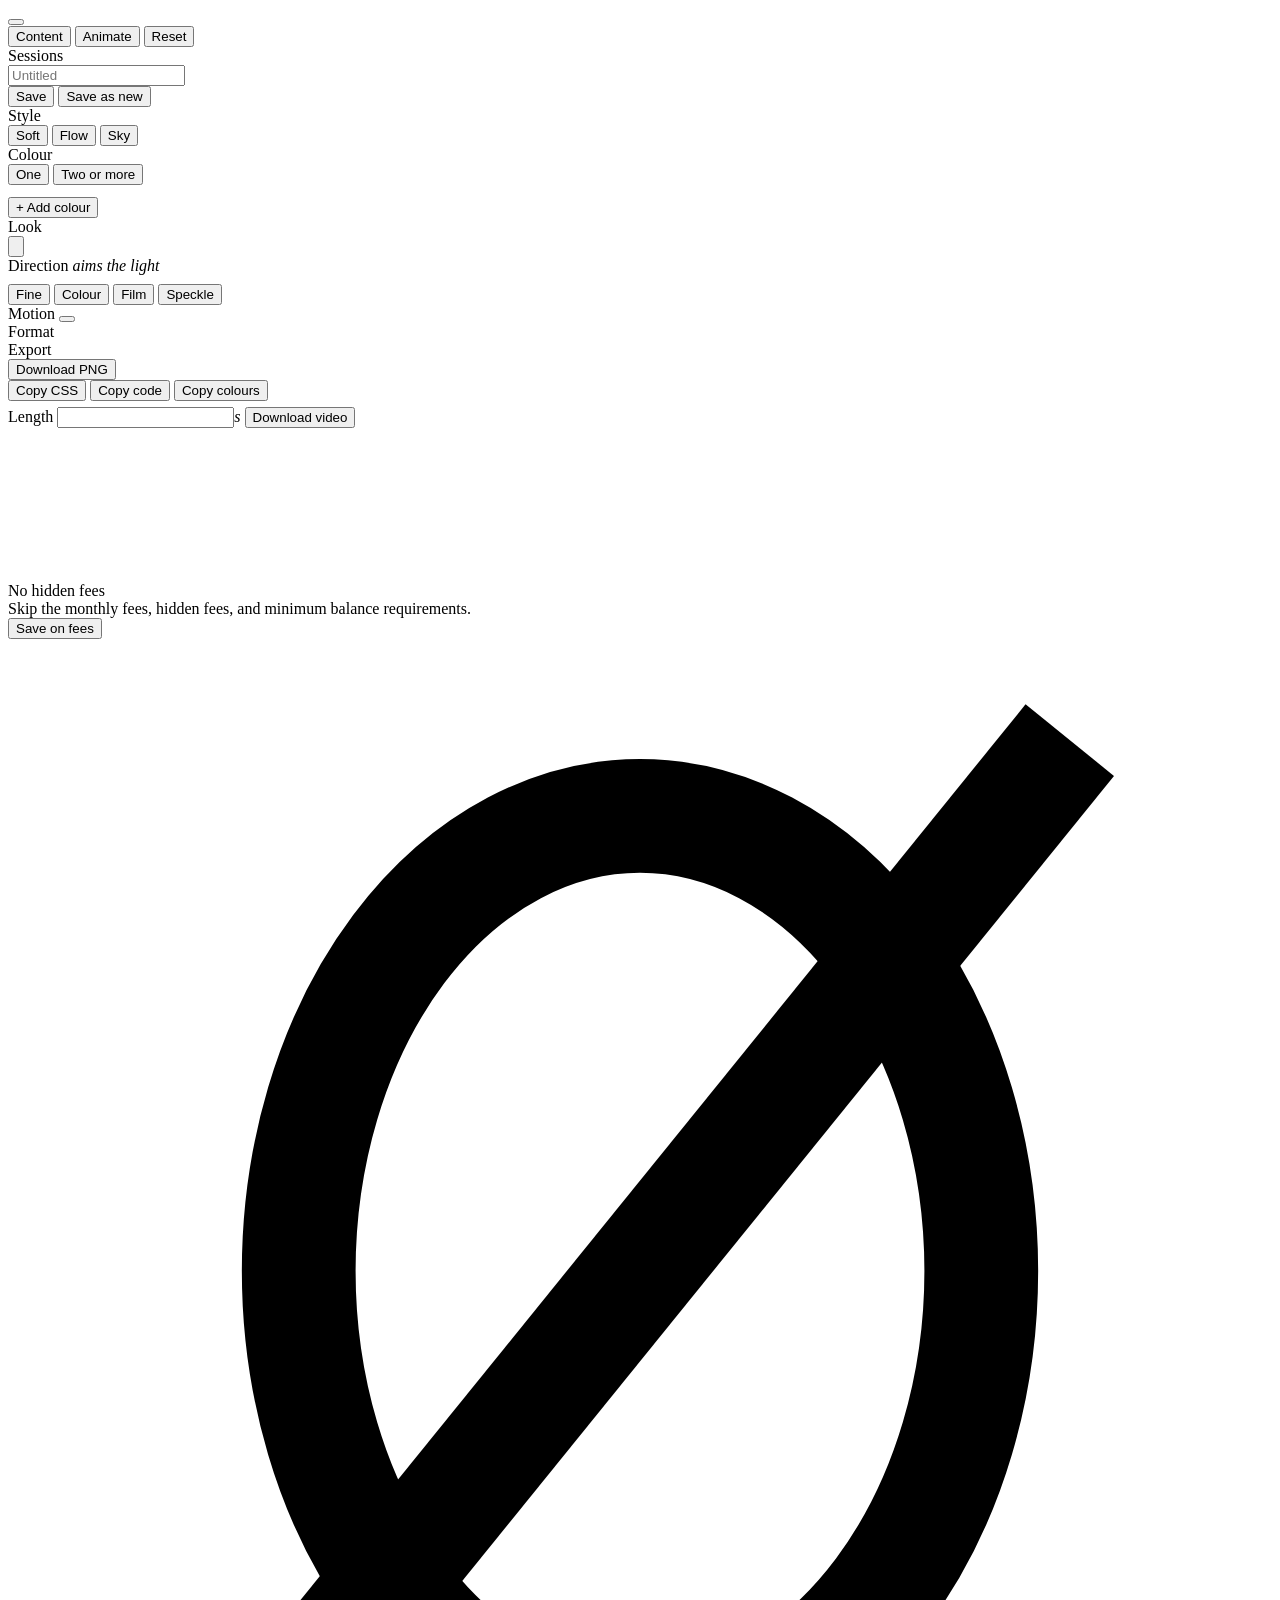
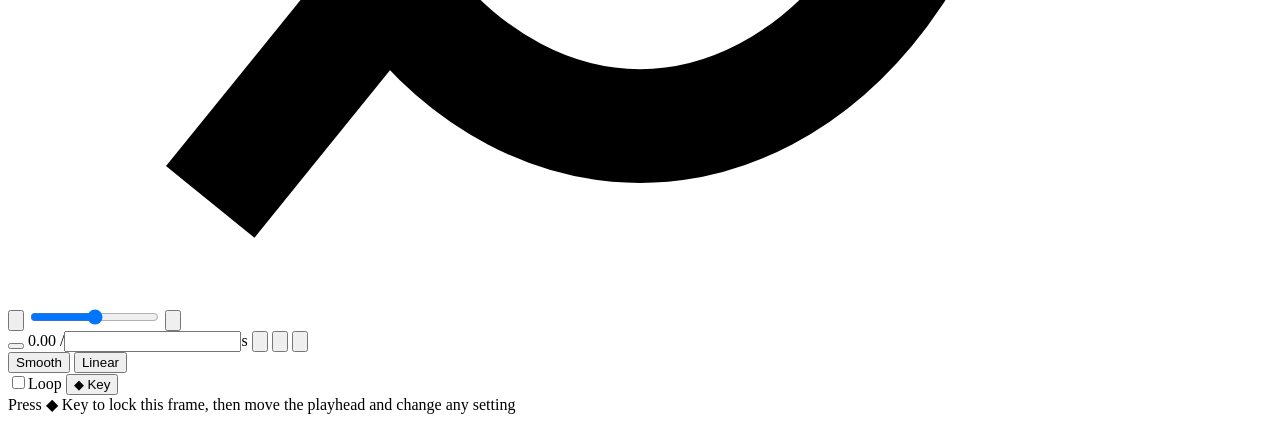
<file: src/page.html>
<!doctype html>
<html lang="en">
<head>
<meta charset="utf-8">
<meta name="viewport" content="width=device-width, initial-scale=1.0">
<title>Gradient Studio</title>
<link rel="preconnect" href="https://fonts.googleapis.com">
<link rel="preconnect" href="https://fonts.gstatic.com" crossorigin>
<link href="https://fonts.googleapis.com/css2?family=Geist+Mono:wght@100..900&display=swap" rel="stylesheet">
<style>
@@ css/01-base.css
@@ css/02-rail.css
@@ css/03-segmented.css
@@ css/04-colour-tiles.css
@@ css/05-dial.css
@@ css/06-stage.css
@@ css/07-zoom-pill.css
@@ css/08-sessions.css
@@ css/09-timeline.css
</style>
</head>
<body>
<div class="app">

  <aside class="rail">
    <div class="rail-head">
      <button class="iconbtn" id="themeBtn" title="Light / dark" aria-label="Toggle theme"></button>
      <div class="headacts">
        <button class="btn mono" id="toggleContent" aria-pressed="false">Content</button>
        <button class="btn mono" id="toggleTl" aria-pressed="false" title="Timeline — keyframe the settings, then record — T">Animate</button>
        <button class="btn mono" id="reset">Reset</button>
      </div>
    </div>

    <div class="rail-body">

      <section class="grp">
        <div class="grp-h"><span>Sessions</span><span class="seedval" id="sessCount"></span></div>
        <div class="sessrow">
          <input class="sessname" id="sessName" placeholder="Untitled" spellcheck="false" maxlength="40" aria-label="Session name">
          <span class="dirty" id="sessDirty" title="Unsaved changes"></span>
        </div>
        <div class="sessbtns" id="sessBtns">
          <button class="btn mono" id="sessSave">Save</button>
          <button class="btn mono" id="sessNew">Save as new</button>
        </div>
        <div class="sesslist" id="sessList"></div>
      </section>

      <section class="grp">
        <div class="grp-h"><span>Style</span></div>
        <div class="seg" id="styleSeg">
          <button data-v="soft" aria-pressed="true">Soft</button>
          <button data-v="flow" aria-pressed="false">Flow</button>
          <button data-v="sky" aria-pressed="false">Sky</button>
        </div>
        <div class="seg mono presets" id="presetRow"></div>
        <div class="hint" id="styleHint"></div>
      </section>

      <section class="grp">
        <div class="grp-h"><span>Colour</span></div>
        <div class="seg" id="modeSeg">
          <button data-v="single"   aria-pressed="true">One</button>
          <button data-v="multi"    aria-pressed="false">Two or more</button>
        </div>
        <div class="tiles" style="margin-top:12px" id="tileHost"></div>
        <button class="addbtn off" id="addColor">+ Add colour</button>
        <div class="ramp off" id="ramp"></div>
        <div class="hint" id="modeHint"></div>
      </section>

      <section class="grp">
        <div class="grp-h">
          <span>Look</span>
          <div class="grp-r"><span class="seedval" id="seedVal" title="Seed"></span><button class="iconbtn" id="shuffle"
            title="Shuffle — randomises the direction angle and the arrangement (seed; scatter, highlight, distortion in Soft). Your colours, depth, softness and grain are left alone. — R"
            aria-label="Shuffle direction and arrangement">
            <svg viewBox="0 0 16 16" fill="none" stroke="currentColor" stroke-width="1.4" stroke-linecap="round" stroke-linejoin="round">
              <path d="M2 4h2.6l5.8 8H14"/><path d="M2 12h2.6l5.8-8H14"/>
              <path d="M12 2.2 13.8 4 12 5.8"/><path d="M12 10.2 13.8 12 12 13.8"/>
            </svg>
          </button></div>
        </div>
        <div class="dialrow">
          <div class="dial" id="dial" tabindex="0" role="slider" aria-label="Direction" aria-valuemin="0" aria-valuemax="359"><div class="ind"></div></div>
          <div class="dialmeta">
            <div class="ctl-top" style="margin-bottom:0">
              <span class="ctl-lab">Direction <em>aims the light</em></span>
              <span class="ctl-val" id="angleVal"></span>
            </div>
          </div>
        </div>
        <div id="ctlFlow"></div>
        <div id="ctlLook"></div>
        <div class="seg mono" id="grainSeg" style="margin-top:9px">
          <button data-v="0" aria-pressed="true">Fine</button>
          <button data-v="1" aria-pressed="false">Colour</button>
          <button data-v="2" aria-pressed="false">Film</button>
          <button data-v="3" aria-pressed="false">Speckle</button>
        </div>
        <div id="ctlGrain"></div>
        <div id="ctlHatch"></div>
      </section>

      <section class="grp off" id="motionGrp">
        <div class="grp-h">
          <span>Motion</span>
          <button class="iconbtn" id="playBtn" title="Pause — Space" aria-label="Pause"></button>
        </div>
        <div id="ctlMotion"></div>
      </section>

      <section class="grp">
        <div class="grp-h"><span>Format</span></div>
        <div class="seg mono" id="aspectSeg"></div>
        <div id="ctlFmt"></div>
      </section>

      <section class="grp" style="border-bottom:none">
        <div class="grp-h"><span>Export</span></div>
        <button class="btn full primary" id="dlPng">Download PNG</button>
        <div class="exportgrid">
          <button class="btn mono" id="copyCss">Copy CSS</button>
          <button class="btn mono off" id="copyCode">Copy code</button>
          <button class="btn mono" id="copyHex">Copy colours</button>
        </div>
        <div class="off" id="videoRow">
          <label class="lenrow">Length <input class="numin" id="lenIn" inputmode="decimal" aria-label="Video length in seconds"><i>s</i></label>
          <button class="btn full" id="dlVideo" style="margin-top:6px">Download video</button>
          <div class="hint" id="videoHint"></div>
        </div>
      </section>

    </div>
  </aside>

  <main class="stage" id="stage">
    <div class="canvaswrap" id="wrap">
     <div class="canvasinner">
      <div class="card" id="card">
        <canvas id="gl"></canvas>
        <div class="overlay off" id="overlay">
          <div class="ov-eyebrow" contenteditable>No hidden fees</div>
          <div class="ov-head" contenteditable>Skip the monthly fees, hidden fees, and minimum balance requirements.</div>
          <button class="ov-btn" contenteditable>Save on fees</button>
          <div class="ov-glyph">
            <svg viewBox="0 0 100 100" fill="none" stroke="currentColor" stroke-width="9">
              <ellipse cx="50" cy="50" rx="27" ry="36"/><line x1="16" y1="92" x2="84" y2="8"/>
            </svg>
          </div>
        </div>
      </div>
      <div class="sizebar">
        <span class="sizelab" id="sizeLab" data-tip="Double-click to edit values"></span>
      </div>
     </div>
    </div>

    <!-- the readout leads so its hover tip stays clear of the viewport edge:
         centred on the trailing item it would be clipped by the window -->
    <div class="zoombar">
      <span class="sizelab up" id="zoomLab" data-tip="Click to fit — double-click for 100%"></span>
      <button id="zOut" aria-label="Zoom out" title="Zoom out">
        <svg viewBox="0 0 16 16" fill="none" stroke="currentColor" stroke-width="1.5" stroke-linecap="round"><path d="M3.5 8h9"/></svg>
      </button>
      <input class="zrange" id="zRange" type="range" min="0" max="1" step="0.001" aria-label="Zoom level">
      <button id="zIn" aria-label="Zoom in" title="Zoom in">
        <svg viewBox="0 0 16 16" fill="none" stroke="currentColor" stroke-width="1.5" stroke-linecap="round"><path d="M3.5 8h9M8 3.5v9"/></svg>
      </button>
    </div>

    <div class="tl" id="tl">
      <div class="tl-top">
        <button class="iconbtn" id="tlPlay" aria-label="Play"></button>
        <span class="tl-time"><span id="tlNow">0.00</span>&nbsp;/<input class="numin" id="tlDur" inputmode="decimal" aria-label="Timeline length in seconds">s</span>
        <span class="tl-sp"></span>
        <button class="iconbtn off" id="tlCopy" title="Copy keys — ⌘C" aria-label="Copy keys">
          <svg viewBox="0 0 16 16" fill="none" stroke="currentColor" stroke-width="1.3" stroke-linejoin="round"><rect x="5.5" y="5.5" width="8" height="8" rx="2"/><path d="M10.5 5.5V4a1.5 1.5 0 0 0-1.5-1.5H4A1.5 1.5 0 0 0 2.5 4v5A1.5 1.5 0 0 0 4 10.5h1.5"/></svg>
        </button>
        <button class="iconbtn off" id="tlPaste" title="Paste keys at the playhead — ⌘V" aria-label="Paste keys">
          <svg viewBox="0 0 16 16" fill="none" stroke="currentColor" stroke-width="1.3" stroke-linejoin="round" stroke-linecap="round"><rect x="3" y="3" width="10" height="11" rx="2"/><path d="M6 3V2.5h4V3M6 8h4M6 10.5h2.5"/></svg>
        </button>
        <button class="iconbtn off" id="tlDel" title="Delete keys — ⌫" aria-label="Delete keys">
          <svg viewBox="0 0 16 16" fill="none" stroke="currentColor" stroke-width="1.3" stroke-linecap="round" stroke-linejoin="round"><path d="M3 4.5h10M6.5 4.5V3h3v1.5M4.5 4.5l.6 8.2c.1.8.7 1.3 1.5 1.3h2.8c.8 0 1.4-.5 1.5-1.3l.6-8.2"/></svg>
        </button>
        <div class="seg mono" id="tlEase">
          <button data-v="smooth" aria-pressed="true" title="Ease in and out of each key">Smooth</button>
          <button data-v="linear" aria-pressed="false" title="Even speed between keys">Linear</button>
        </div>
        <label class="tl-loop" title="Ease from the last key back to the first, so the clip loops cleanly"><input type="checkbox" id="tlLoop">Loop</label>
        <button class="btn mono" id="tlKey" title="Lock the current settings at the playhead — K">◆ Key</button>
      </div>
      <div class="tl-track" id="tlTrack">
        <div class="tl-lane" id="tlLane">
          <div class="tl-ticks" id="tlTicks"></div>
          <div class="tl-loopz off" id="tlLoopZ"></div>
          <div id="tlKeys"></div>
          <div class="tl-head" id="tlHead"></div>
        </div>
        <div class="tl-empty" id="tlEmpty">Press ◆ Key to lock this frame, then move the playhead and change any setting</div>
      </div>
    </div>
  </main>
</div>
<div class="toast" id="toast"></div>

<script>
@@ js/01-colour-core.js
@@ js/02-colour-generation.js
@@ js/03-layout.js
@@ js/04-soft-shader.js
@@ js/05-flow-shader.js
@@ js/06-gl-context.js
@@ js/07-state-presets.js
@@ js/08-theme.js
@@ js/09-sliders.js
@@ js/10-dial.js
@@ js/11-colour-tiles.js
@@ js/12-mode-style-presets.js
@@ js/13-playback.js
@@ js/14-grain-type.js
@@ js/15-format-size.js
@@ js/16-seed-shuffle-reset.js
@@ js/17-render.js
@@ js/18-canvas-view.js
@@ js/19-export.js
@@ js/20-timeline-model.js
@@ js/21-timeline-ui.js
@@ js/22-sessions.js
@@ js/23-video.js
@@ js/24-keys-boot.js
</script>
</body>
</html>
</file>
